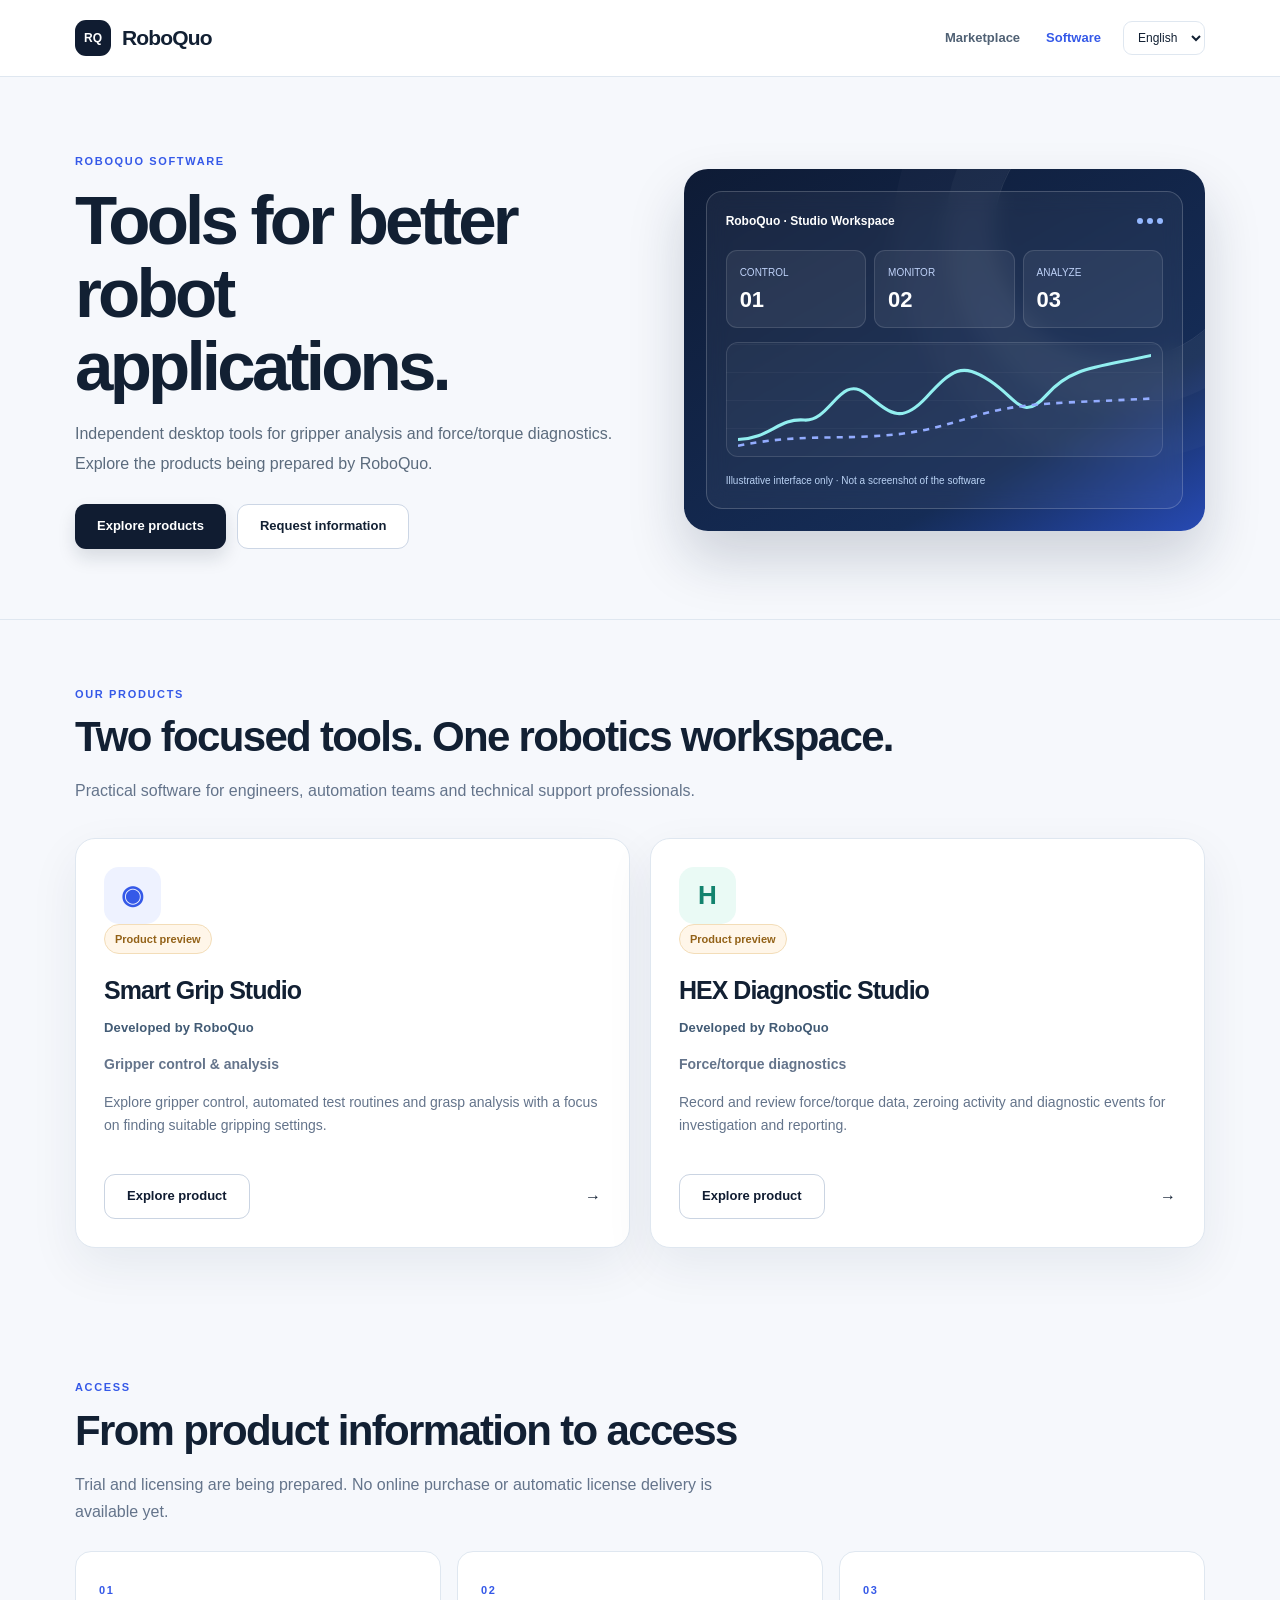
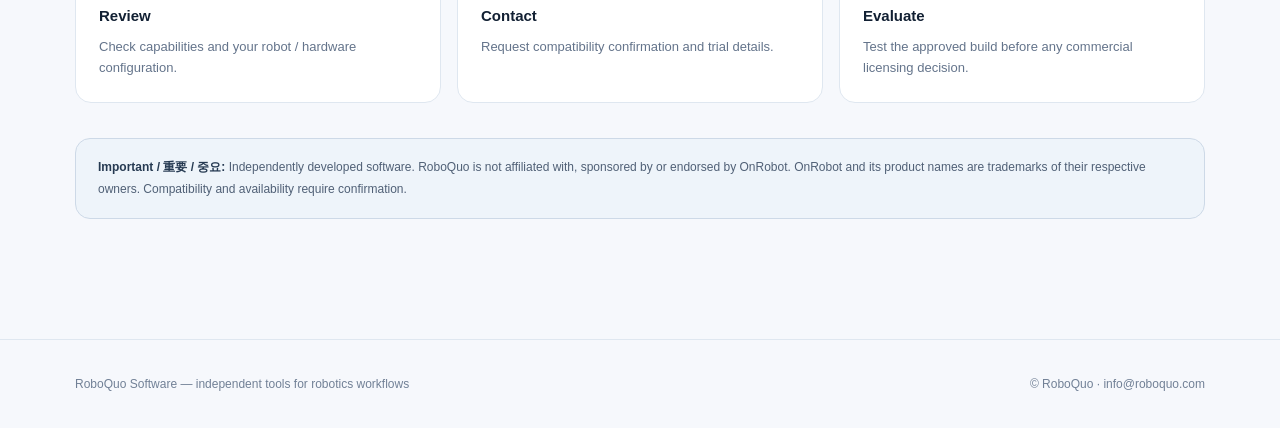
<file: software/index.html>
<!doctype html><html lang="en"><head><meta charset="utf-8"><meta name="viewport" content="width=device-width,initial-scale=1"><meta name="theme-color" content="#101c31"><meta name="robots" content="index,follow,max-image-preview:large"><title>RoboQuo Software | Smart Grip Studio & HEX Diagnostic Studio</title><meta name="description" content="Explore Smart Grip Studio and HEX Diagnostic Studio: independently developed RoboQuo software for compatible OnRobot hardware. Product previews and inquiries."><link rel="canonical" href="https://roboquo.com/software/"><meta property="og:type" content="website"><meta property="og:site_name" content="RoboQuo"><meta property="og:title" content="RoboQuo Software | Smart Grip Studio & HEX Diagnostic Studio"><meta property="og:description" content="Explore Smart Grip Studio and HEX Diagnostic Studio: independently developed RoboQuo software for compatible OnRobot hardware. Product previews and inquiries."><meta property="og:url" content="https://roboquo.com/software/"><link rel="stylesheet" href="/software/site.css"></head><body><header class="site-header"><div class="container topbar"><a class="brand" href="/" aria-label="RoboQuo homepage"><span class="brandmark">RQ</span>RoboQuo</a><nav class="navigation" aria-label="Main"><a href="/#robots" data-i18n="market">Marketplace</a><a href="/software/" data-site-link class="active" data-i18n="software">Software</a></nav><select class="lang-picker" data-language aria-label="Language"><option value="en">English</option><option value="ja">日本語</option><option value="ko">한국어</option></select></div></header><main><div class="container"><section class="hero"><div><div class="eyebrow" data-i18n="homeEyebrow">ROBOQUO SOFTWARE</div><h1 data-i18n="homeTitle">Tools for better robot applications.</h1><p class="lead" data-i18n="homeLead">Independent desktop tools for gripper analysis and force/torque diagnostics. Explore the products being prepared by RoboQuo.</p><div class="actions"><a class="button primary" href="#products" data-i18n="viewProducts">Explore products</a><a class="button light" href="mailto:info@roboquo.com?subject=RoboQuo%20Software%20Inquiry" data-i18n="inquire">Request information</a></div></div><div class="hero-visual" aria-label="Concept software interface"><div class="window"><div class="window-head"><span>RoboQuo · Studio Workspace</span><span class="dots"><i></i><i></i><i></i></span></div><div class="soft-metrics"><div class="metric"><small>CONTROL</small><b>01</b></div><div class="metric"><small>MONITOR</small><b>02</b></div><div class="metric"><small>ANALYZE</small><b>03</b></div></div><div class="chart-box"><svg viewBox="0 0 400 110" preserveAspectRatio="none" aria-hidden="true"><path d="M0,94 C31,93 39,73 64,75 S99,30 123,49 S157,80 182,53 S216,18 244,37 S275,77 299,50 S347,24 400,12" fill="none" stroke="#92eff0" stroke-width="3" stroke-linecap="round"/><path d="M0,100 C50,90 83,93 125,91 S184,85 230,71 S310,59 400,54" fill="none" stroke="#93acff" stroke-width="2.5" stroke-dasharray="6 6"/></svg></div><div class="visual-note" data-i18n="visualNote">Illustrative interface only · Not a screenshot of the software</div></div></div></section></div><div class="line"></div><section class="section container" id="products"><div class="eyebrow">OUR PRODUCTS</div><h2 data-i18n="homeSubtitle">Two focused tools. One robotics workspace.</h2><p class="intro" data-i18n="homeSublead">Practical software for engineers, automation teams and technical support professionals.</p><div class="cards"><article class="product-card"><div class="iconbox" aria-hidden="true">◉</div><div><span class="pill preview" data-i18n="preview">Product preview</span><h3>Smart Grip Studio</h3><div class="byline" data-i18n="developed">Developed by RoboQuo</div><p><b data-i18n="smartTag">Gripper control &amp; analysis</b></p><p data-i18n="smartCard">Explore gripper control, automated test routines and grasp analysis with a focus on finding suitable gripping settings.</p></div><div class="card-footer"><a class="button outline" data-site-link href="/software/smart-grip-studio/" data-i18n="learn">Explore product</a><span aria-hidden="true">→</span></div></article><article class="product-card"><div class="iconbox hex" aria-hidden="true">H</div><div><span class="pill preview" data-i18n="preview">Product preview</span><h3>HEX Diagnostic Studio</h3><div class="byline" data-i18n="developed">Developed by RoboQuo</div><p><b data-i18n="hexTag">Force/torque diagnostics</b></p><p data-i18n="hexCard">Record and review force/torque data, zeroing activity and diagnostic events for investigation and reporting.</p></div><div class="card-footer"><a class="button outline" data-site-link href="/software/hex-diagnostic-studio/" data-i18n="learn">Explore product</a><span aria-hidden="true">→</span></div></article></div></section><section class="section container"><div class="eyebrow">ACCESS</div><h2 data-i18n="processTitle">From product information to access</h2><p class="intro" data-i18n="processLead">Trial and licensing are being prepared. No online purchase or automatic license delivery is available yet.</p><div class="steps"><div class="step"><span class="eyebrow">01</span><b data-i18n="step1">Review</b><small data-i18n="step1d">Check capabilities and your robot / hardware configuration.</small></div><div class="step"><span class="eyebrow">02</span><b data-i18n="step2">Contact</b><small data-i18n="step2d">Request compatibility confirmation and trial details.</small></div><div class="step"><span class="eyebrow">03</span><b data-i18n="step3">Evaluate</b><small data-i18n="step3d">Test the approved build before any commercial licensing decision.</small></div></div><aside class="notice" aria-label="Independence and compatibility"><strong>Important / 重要 / 중요:</strong> <span data-i18n="independence">Independently developed software. RoboQuo is not affiliated with, sponsored by or endorsed by OnRobot. OnRobot and its product names are trademarks of their respective owners. Compatibility and availability require confirmation.</span></aside></section></main><footer class="foot"><div class="container foot-inner"><span data-i18n="footer">RoboQuo Software — independent tools for robotics workflows</span><span>© RoboQuo · <a href="mailto:info@roboquo.com">info@roboquo.com</a></span></div></footer><script defer src="/software/site.js"></script></body></html>
</file>
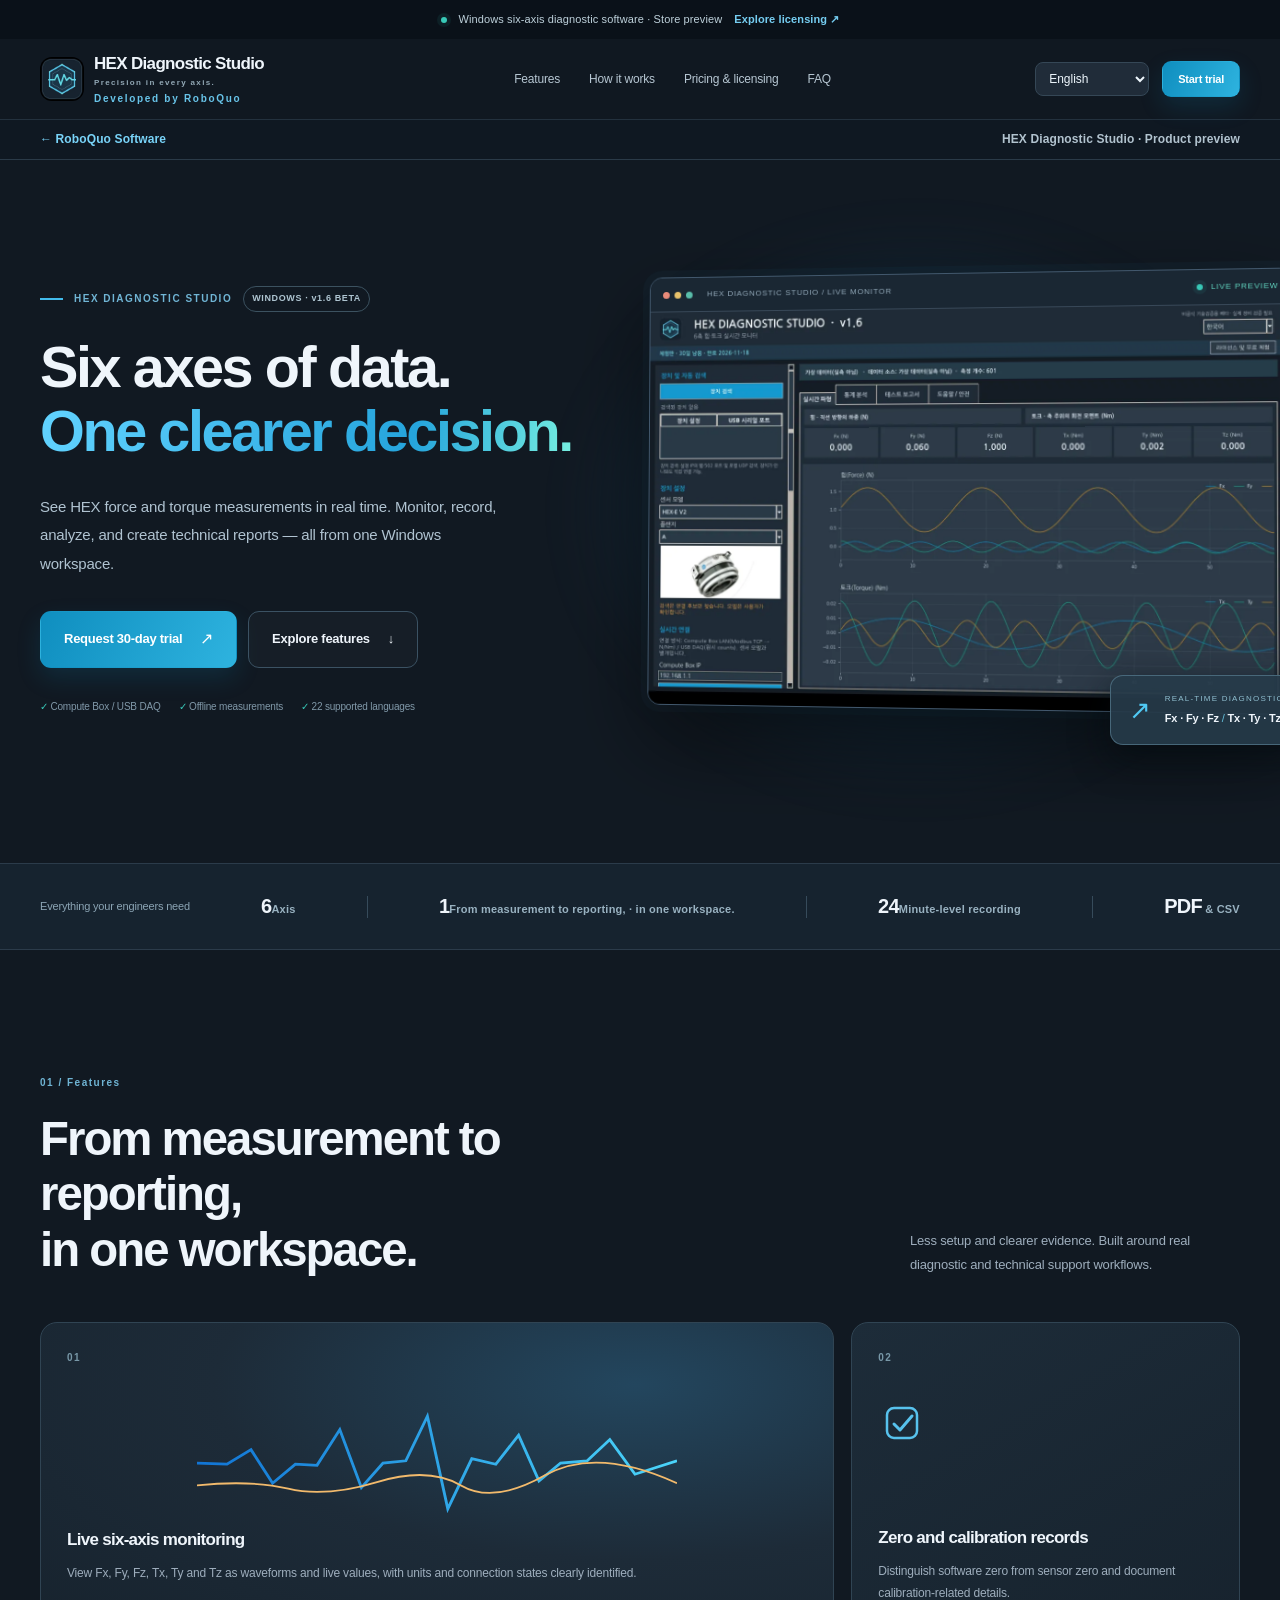
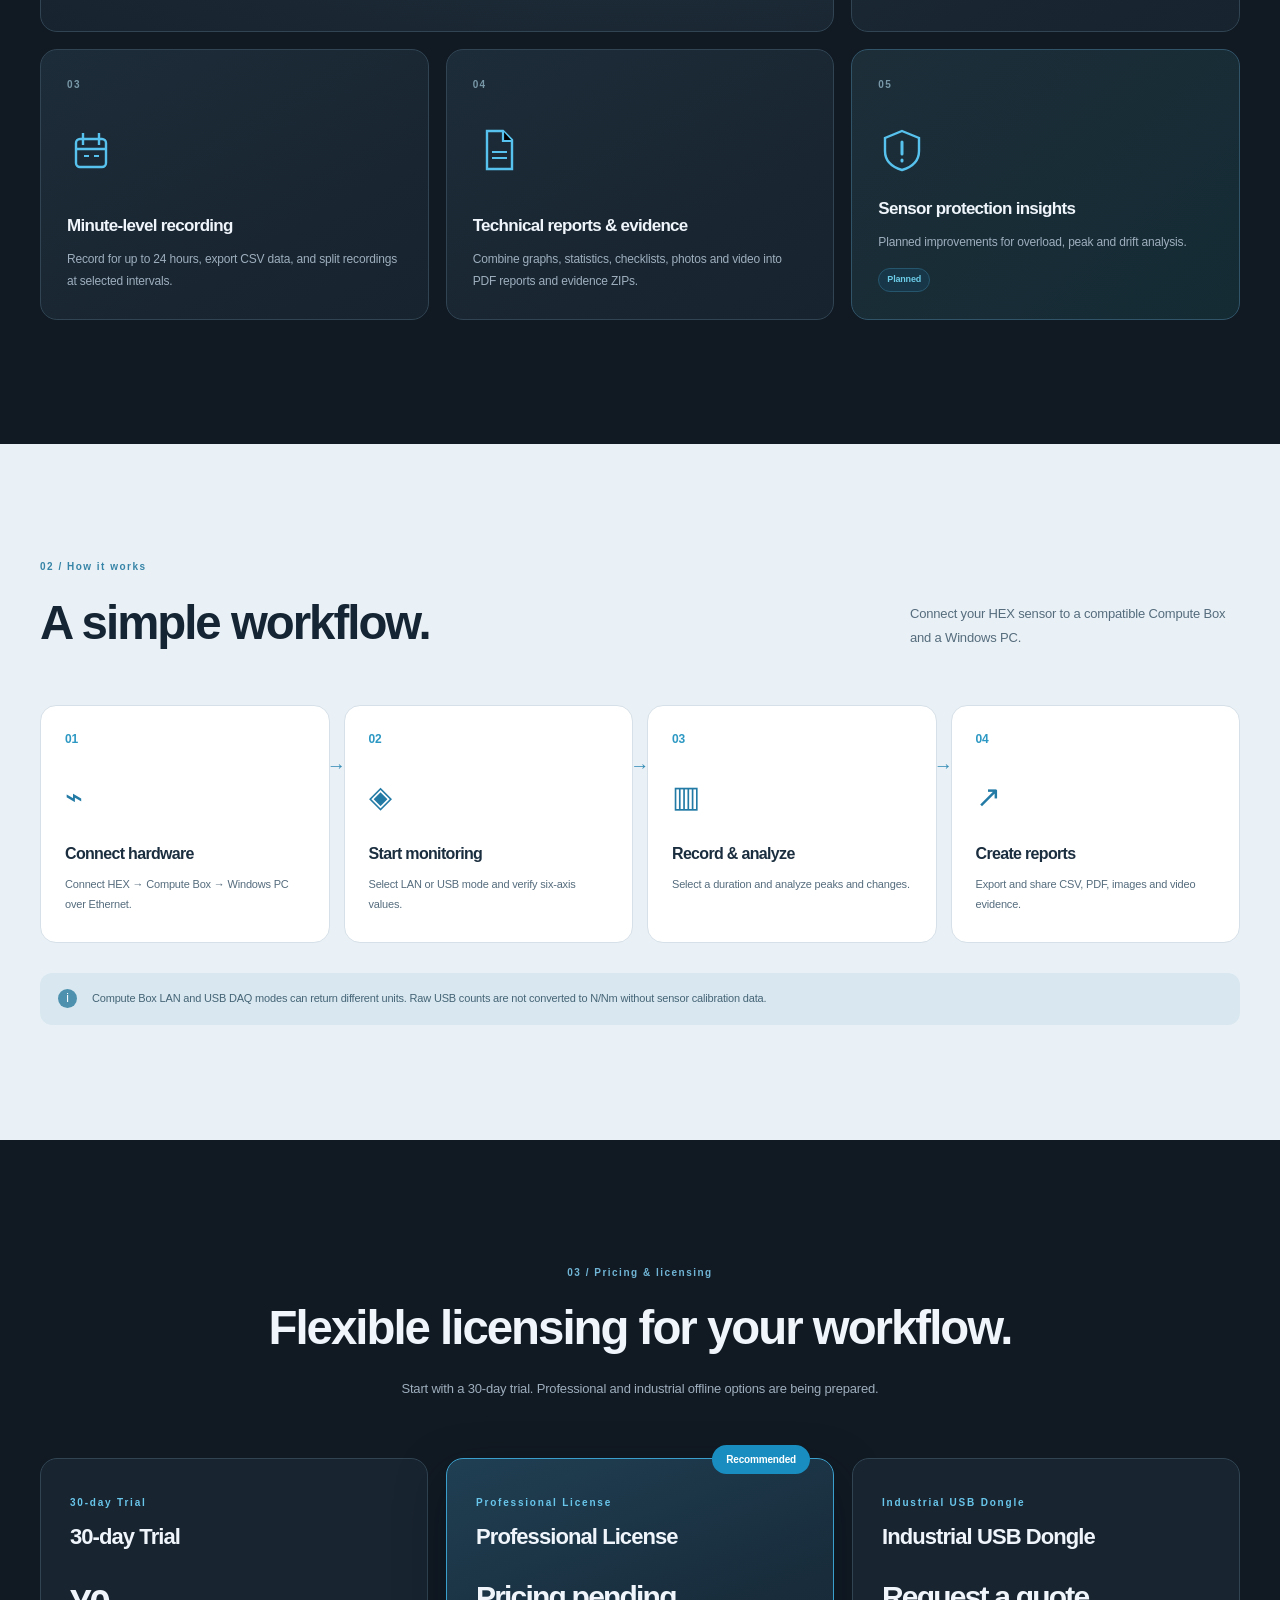
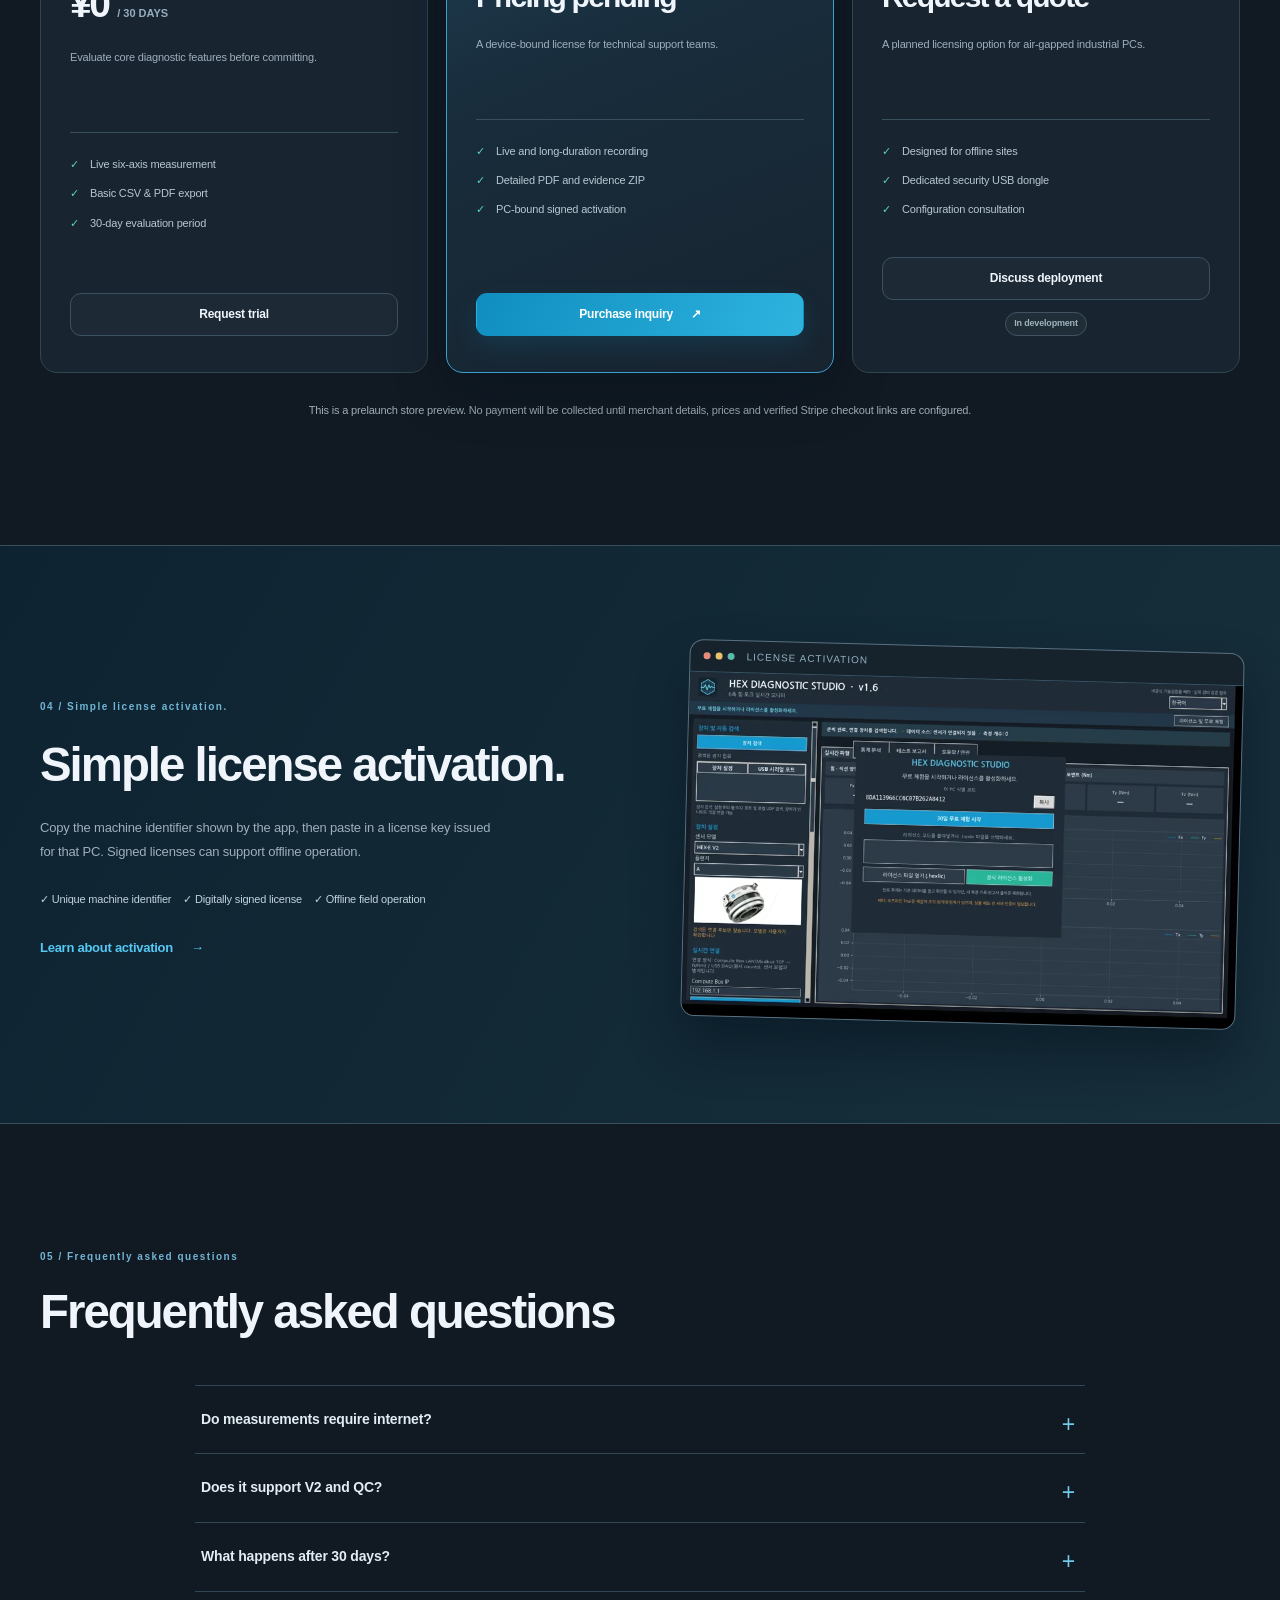
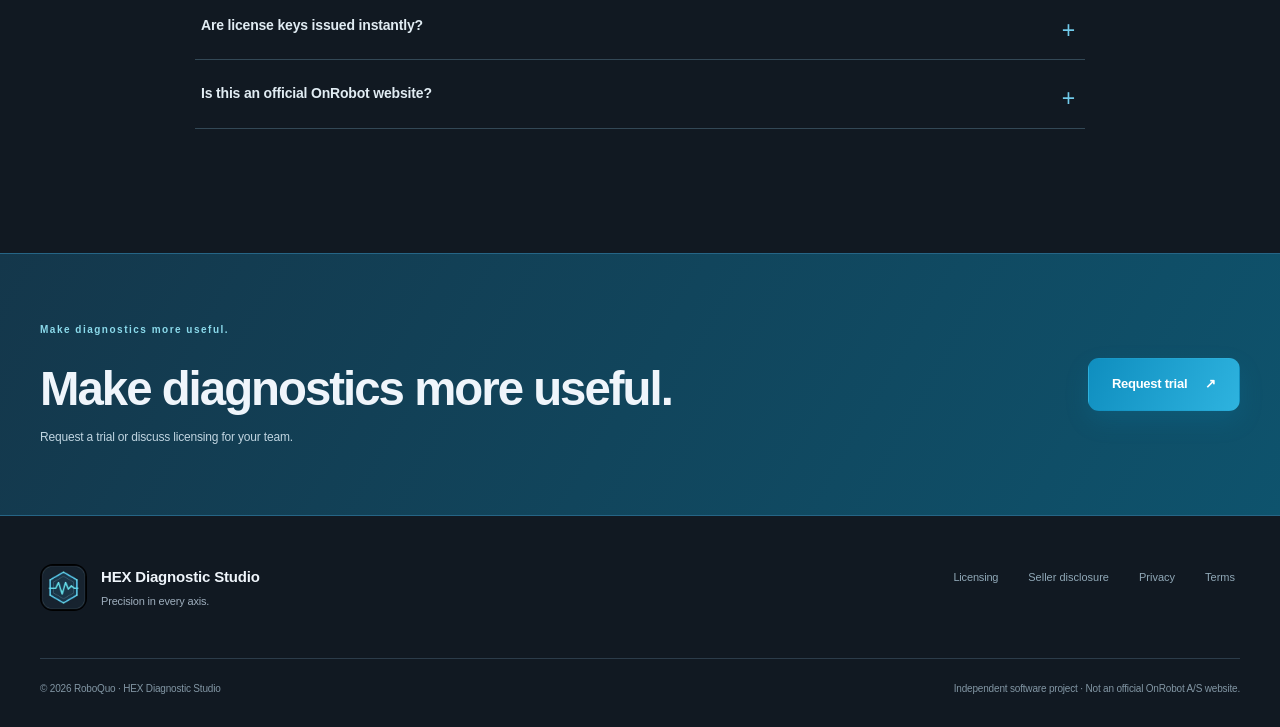
<file: software/hex-diagnostic-studio/index.html>
<!doctype html>


<html lang="en">
<head>
<meta charset="utf-8"/>
<meta content="width=device-width, initial-scale=1" name="viewport"/>
<meta content="#111922" name="theme-color"/>
<meta content="HEX Diagnostic Studio — 6-axis force &amp; torque monitoring, recording, and diagnostic reports for Windows. Trial and license information." name="description"/>
<title>HEX Diagnostic Studio | Developed by RoboQuo</title>
<link rel="canonical" href="https://roboquo.com/software/hex-diagnostic-studio/"/>
<meta name="robots" content="index,follow,max-image-preview:large"/>
<meta property="og:type" content="website"/>
<meta property="og:site_name" content="RoboQuo"/>
<meta property="og:title" content="HEX Diagnostic Studio — Developed by RoboQuo"/>
<meta property="og:description" content="Six-axis force and torque monitoring, diagnostic recording, reports and licensing preview. Independently developed by RoboQuo for compatible hardware."/>
<meta property="og:url" content="https://roboquo.com/software/hex-diagnostic-studio/"/>
<link href="[data-uri]" rel="icon" type="image/webp"/>
<style>:root{--bg:#111922;--ink:#eff5fb;--muted:#9eaebd;--subtle:#687887;--card:#1a2531;--surface:#151f2a;--line:#2a3a48;--blue:#1b9bd1;--blue-hi:#49c2f2;--mint:#38c8b7;--amber:#f4b56f;--font:-apple-system,BlinkMacSystemFont,'Yu Gothic','游ゴシック','Meiryo','メイリオ','Malgun Gothic','Segoe UI',sans-serif;--wrap:1200px}
*{box-sizing:border-box}html{scroll-behavior:smooth;scroll-padding-top:88px}body{margin:0;background:var(--bg);font-family:var(--font);color:var(--ink);font-size:15px;line-height:1.55;letter-spacing:-.012em}body.modal-open{overflow:hidden}button,input,select{font:inherit}button{cursor:pointer}a{color:inherit;text-decoration:none}button:focus-visible,input:focus-visible,select:focus-visible,a:focus-visible,summary:focus-visible{outline:3px solid var(--blue-hi);outline-offset:3px}h1,h2,h3,p{margin-top:0}h1,h2,h3{line-height:1.17;letter-spacing:-.042em}h2{font-size:clamp(32px,3.7vw,53px);font-weight:710}h3{font-size:20px;font-weight:680}p{color:var(--muted)}[hidden]{display:none!important}.sr-only{position:absolute;width:1px;height:1px;overflow:hidden;clip:rect(0,0,0,0);white-space:nowrap}.section-wrap{width:min(var(--wrap),calc(100% - 72px));margin-inline:auto}.announcement{min-height:39px;background:#0a1119;color:#bed1db;display:flex;justify-content:center;align-items:center;gap:12px;font-size:11px;letter-spacing:.01em;padding:7px 12px}.announcement a{color:#75cdf1;font-weight:700}.announcement a:hover{text-decoration:underline}.live-dot,.window-status i{width:6px;height:6px;border-radius:50%;background:var(--mint);display:inline-block;box-shadow:0 0 0 4px rgba(56,200,183,.08)}.topbar{height:81px;padding:0 max(36px,calc((100vw - var(--wrap))/2));display:flex;align-items:center;gap:40px;background:rgba(17,25,34,.89);border-bottom:1px solid #23313e;backdrop-filter:blur(20px);position:sticky;top:0;z-index:10}.brand{display:inline-flex;align-items:center;gap:10px;white-space:nowrap;min-width:270px}.brand img{width:44px;height:44px;border-radius:12px}.brand span{font-size:17px;line-height:1.15;font-weight:650;letter-spacing:-.04em}.brand span strong{font-weight:720}.brand small{display:block;font-size:8px;letter-spacing:.17em;color:#93a9b6;margin-top:5px;font-weight:650}.nav-links{display:flex;gap:29px;margin:auto}.nav-links a{font-size:12px;color:#b7c7d3;transition:color .2s;white-space:nowrap}.nav-links a:hover{color:var(--ink)}.header-actions{display:flex;align-items:center;gap:13px}.header-actions select{border:1px solid #354756;background:#202c39;color:#edf6fc;padding:8px 9px;font-size:11px;border-radius:8px;max-width:110px}.button{appearance:none;border:1px solid transparent;display:inline-flex;gap:18px;justify-content:center;align-items:center;border-radius:11px;font-weight:720;letter-spacing:-.02em;font-size:13px;padding:13px 18px;transition:transform .18s,filter .18s,background .18s;white-space:nowrap;line-height:1.3}.button:hover{transform:translateY(-2px);filter:brightness(1.11)}.button:active{transform:translateY(0)}.button-primary{background:linear-gradient(116deg,#0f8ebf,#2eb3df);box-shadow:0 10px 24px rgba(15,142,191,.16);color:white}.button-outline{background:rgba(255,255,255,.025);border-color:#3b5263;color:var(--ink)}.button-outline:hover{background:rgba(255,255,255,.075)}.button-quiet{border:0;background:none;color:#55c8f5;padding-left:0}.button-small{padding:10px 15px;border-radius:9px;font-size:11px}.button-large{padding:17px 23px;font-size:13px}.button .arr{font-size:16px;font-weight:400}.full{width:100%}.hero{min-height:690px;display:grid;grid-template-columns:45% 55%;align-items:center;gap:20px;padding-top:87px;padding-bottom:110px}.hero-copy{position:relative;z-index:2}.eyebrow{display:flex;align-items:center;gap:11px;font-size:10px;color:#70b5d5;font-weight:800;letter-spacing:.15em;margin-bottom:23px;white-space:normal}.eyebrow-line{display:inline-block;width:23px;height:2px;background:#42bbeb}.pill{border:1px solid #3c5260;border-radius:999px;padding:5px 8px;font-size:9px;color:#afc5d1;letter-spacing:.07em}.hero h1{font-size:clamp(43px,4.5vw,69px);font-weight:760;line-height:1.12;margin-bottom:29px;word-break:keep-all}.hero h1 em{font-style:normal;background:linear-gradient(100deg,#62d3ff,#25a4dc 70%,#77f0e0);color:transparent;background-clip:text;-webkit-background-clip:text}.hero-description{font-size:15px;max-width:475px;line-height:1.9;margin-bottom:33px;color:#b0c3d1}.hero-buttons{display:flex;gap:11px;flex-wrap:wrap}.hero-points{display:flex;flex-wrap:wrap;gap:11px 18px;font-size:10px;color:#8199a9;margin-top:31px}.hero-points span{white-space:nowrap}.hero-points>span::first-letter{color:var(--mint)}.hero-visual{min-width:0;position:relative;padding:25px 0 45px 13px;transform:translateX(27px)}.visual-aura{position:absolute;inset:-50px -12px -70px -90px;z-index:0;background:radial-gradient(ellipse,#114d72 0%,#123147 32%,transparent 65%);filter:blur(20px);opacity:.7;pointer-events:none}.app-window{position:relative;z-index:1;border:1px solid #42586d;border-radius:13px;overflow:hidden;background:#17222d;box-shadow:0 35px 90px rgba(0,0,0,.55),0 0 0 7px rgba(76,157,200,.045);transform:perspective(1200px) rotateY(-5deg) rotateX(1deg);transform-origin:center;transition:transform .4s}.app-window:hover{transform:perspective(1200px) rotateY(-1deg)}.app-window img{display:block;width:100%;height:auto}.window-top{height:35px;display:flex;align-items:center;gap:15px;padding:0 13px;background:#1a2733;border-bottom:1px solid #384858;color:#91a7b7;font-size:8px;letter-spacing:.09em}.window-dots{display:inline-flex;gap:5px}.window-dots span{width:7px;height:7px;background:#60788b;border-radius:50%}.window-dots span:first-child{background:#e98b7a}.window-dots span:nth-child(2){background:#e8c26b}.window-dots span:nth-child(3){background:#59bdaa}.window-status{margin-left:auto;white-space:nowrap;color:#61d4bf;display:flex;align-items:center;gap:8px;font-size:8px}.float-metric{position:absolute;z-index:3;bottom:8px;right:-22px;display:flex;align-items:center;gap:14px;background:#263a49ee;border:1px solid #5b8196a6;box-shadow:0 12px 36px #050c11a8;border-radius:13px;padding:14px 18px}.float-icon{font-size:26px;color:#50c9f4;font-weight:300}.float-metric small{font-size:8px;display:block;letter-spacing:.15em;color:#90bfd0}.float-metric strong{font-size:11px;white-space:nowrap}.float-metric b{color:#64bfda;font-weight:400}.proof-band{background:#16232f;border-block:1px solid #2b3b4a}.proof-inner{min-height:85px;display:flex;align-items:center;justify-content:space-between;gap:15px}.proof-inner>span{color:#8ca5b5;font-size:11px}.proof-inner strong{white-space:nowrap;font-size:20px;font-weight:750;letter-spacing:-.04em}.proof-inner strong span{color:#99b2c1;font-size:11px;letter-spacing:.02em}.proof-inner i{height:22px;width:1px;background:#364b5b;flex-shrink:0}.features-section,.pricing-section,.faq-section{padding-top:125px;padding-bottom:124px}.section-head{display:flex;align-items:end;justify-content:space-between;gap:40px;margin-bottom:45px}.section-head .eyebrow{margin-bottom:20px}.section-head h2{max-width:600px;margin:0}.section-head p{max-width:330px;font-size:13px;line-height:1.85;margin:0}.feature-grid{display:grid;grid-template-columns:repeat(3,1fr);gap:17px}.feature-card{background:linear-gradient(150deg,#1d2c39,#17232e);border:1px solid #304453;border-radius:17px;padding:27px 26px;min-height:270px;display:flex;flex-direction:column;position:relative;overflow:hidden}.feature-card:hover{border-color:#4c6c7f}.feature-no{font-size:10px;color:#7898a8;font-weight:750;letter-spacing:.14em}.feature-icon{color:#57c2ed;width:48px;height:48px;margin-top:33px;margin-bottom:auto}.feature-icon svg{width:48px;height:48px}.feature-card h3{font-size:17px;margin-top:25px;margin-bottom:13px}.feature-card p{font-size:12px;line-height:1.8;margin:0}.feature-large{grid-column:span 2;background:radial-gradient(ellipse at 75% 20%,#23465e,#1d2b38 50%,#17232e);min-height:310px}.feature-large .card-graphic{height:145px;width:min(82%,480px);margin:19px auto 0}.wave-graphic svg{width:100%;height:100%}.feature-large h3{margin-top:auto}.feature-accent{background:linear-gradient(140deg,#1d2e39,#142b34);border-color:#315469}.tag{display:inline-block;color:#6ccce8;background:#173647;border:1px solid #26566d;padding:4px 8px;border-radius:999px;font-size:9px;font-weight:700;margin-top:15px;align-self:start}.tag.muted{color:#9fb3bd;background:#202e37;border-color:#415363}.flow-section{padding:115px 0;background:#eaf1f6;color:#172635}.flow-section .eyebrow{color:#3684a7}.flow-section h2{color:#152533}.flow-section p{color:#556c7d}.steps{display:grid;grid-template-columns:repeat(4,1fr);gap:14px;margin-top:55px}.step{position:relative;background:white;border:1px solid #d6e0e8;border-radius:16px;padding:24px;min-height:238px}.step:not(:last-child):after{content:'→';position:absolute;top:45px;right:-17px;z-index:2;color:#388eb7;font-size:19px}.step-number{color:#2c98c3;font-size:12px;font-weight:750}.step-icon{font-size:30px;color:#227aa5;margin:25px 0}.step h3{font-size:16px;margin:0 0 11px;color:#1b2e3f}.step p{font-size:11px;line-height:1.8;margin:0}.compat-note{display:flex;align-items:flex-start;gap:15px;background:#d9e8f0;border-radius:12px;margin-top:30px;padding:16px 18px}.compat-note p{margin:0;font-size:11px;line-height:1.8;color:#456476}.note-i{background:#4d91ae;flex-shrink:0;color:white;border-radius:50%;display:inline-flex;width:19px;height:19px;font-size:12px;align-items:center;justify-content:center}.section-head.center{display:block;text-align:center;margin-bottom:57px}.section-head.center .eyebrow{justify-content:center}.section-head.center h2,.section-head.center p{margin-inline:auto;max-width:800px}.section-head.center p{margin-top:21px;max-width:570px}.price-grid{display:grid;grid-template-columns:repeat(3,minmax(0,1fr));gap:18px;align-items:stretch}.price-card{border:1px solid #304452;border-radius:17px;padding:36px 29px;position:relative;background:#182430;display:flex;flex-direction:column;min-height:482px}.price-card.highlighted{background:linear-gradient(158deg,#203f53,#182c3b 40%,#182430);border-color:#3a9fcc;box-shadow:0 18px 50px #05131f65}.featured-tab{position:absolute;top:-14px;right:23px;background:#198dbf;color:white;border-radius:999px;padding:7px 14px;font-size:10px;font-weight:750}.plan-label{font-size:10px;letter-spacing:.18em;color:#69c6eb;font-weight:800;margin-bottom:14px}.price-card h3{font-size:22px;margin-bottom:24px}.price-value{font-size:39px;font-weight:770;letter-spacing:-.06em;white-space:nowrap}.price-value span{font-size:11px;color:#94aebf;letter-spacing:0}.price-value.coming-price{font-size:30px}.price-sub{font-size:11px;margin:14px 0 22px;line-height:1.8;min-height:58px}.plan-rule{height:1px;background:#38505e;margin:4px 0 23px}.price-card ul{list-style:none;padding:0;margin:0 0 27px}.price-card li{color:#b7c8d2;font-size:11px;margin:0 0 12px;padding-left:20px;position:relative}.price-card li:before{content:'✓';position:absolute;left:0;color:#58d2c0}.price-card .button{margin-top:auto;font-size:12px}.price-card .tag{margin-top:12px;align-self:center}.pricing-disclaimer{font-size:11px;text-align:center;margin:28px 0 0;color:#9fadb7;line-height:1.8}.license-section{background:linear-gradient(120deg,#0e2331,#172f3b);border-block:1px solid #36505e}.license-content{padding-top:100px;padding-bottom:100px;display:grid;grid-template-columns:1fr 1fr;gap:90px;align-items:center}.license-copy h2{margin-bottom:23px}.license-copy>p{font-size:13px;line-height:1.9;max-width:460px}.mini-checks{display:flex;gap:12px;flex-wrap:wrap;margin:26px 0 19px}.mini-checks>span{font-size:11px;color:#c1d4dd;white-space:nowrap}.license-shot{border:1px solid #597081;border-radius:14px;overflow:hidden;background:#16232c;box-shadow:0 28px 50px #010d176b;transform:rotate(1.5deg)}.license-shot img{display:block;width:100%}.license-window-title{height:32px;border-bottom:1px solid #385466;display:flex;align-items:center;gap:12px;padding:0 13px;color:#93b0c2;font-size:10px;letter-spacing:.1em}.faq-items{max-width:890px;margin:auto;border-top:1px solid #334856}.faq-items details{border-bottom:1px solid #334856}.faq-items summary{padding:23px 35px 23px 6px;cursor:pointer;color:#e1ecf3;font-size:14px;font-weight:600;position:relative;list-style:none}.faq-items summary::-webkit-details-marker{display:none}.faq-items summary:after{content:'+';position:absolute;right:10px;top:21px;color:#71cbeb;font-size:23px;font-weight:300}.faq-items details[open] summary:after{content:'−'}.faq-items details p{font-size:12px;line-height:1.9;padding:0 30px 20px 6px;max-width:770px;margin:0}.bottom-cta{background:linear-gradient(120deg,#14374b,#0e536d);border-block:1px solid #266586}.bottom-inner{padding-block:68px;display:flex;align-items:center;justify-content:space-between;gap:25px}.bottom-inner .eyebrow{color:#8bdaeb}.bottom-inner h2{margin:0 0 12px}.bottom-inner p{margin:0;font-size:12px;color:#c0d5e1}.footer{padding-top:48px;padding-bottom:31px}.footer-main{display:flex;justify-content:space-between;align-items:start;gap:24px;padding-bottom:47px}.footer-brand{display:flex;align-items:center;gap:14px}.footer-brand img{width:47px;height:47px;border-radius:13px}.footer-brand strong{font-size:15px}.footer-brand p{font-size:11px;margin:5px 0 0}.footer-links{display:flex;gap:20px;flex-wrap:wrap;max-width:600px;justify-content:flex-end}.footer-links a,.footer-links button{color:#90a8b7;font-size:11px;border:0;background:none;padding:5px;cursor:pointer}.footer-links button:hover,.footer-links a:hover{color:white}.footer-bottom{border-top:1px solid #2c3c4a;padding-top:22px;display:flex;justify-content:space-between;gap:18px;color:#8296a4;font-size:10px}.modal-shell{position:fixed;z-index:100;inset:0;display:grid;place-items:center;padding:20px;overflow-y:auto}.modal-backdrop{position:absolute;inset:0;background:#040c13df;backdrop-filter:blur(12px)}.modal-card{position:relative;z-index:2;width:min(540px,100%);max-height:calc(100vh - 40px);overflow-y:auto;background:linear-gradient(180deg,#202e3b,#17232e);border:1px solid #507083;border-radius:19px;box-shadow:0 24px 90px #0009;padding:34px}.close-modal{position:absolute;top:19px;right:18px;background:#304451;color:#dcebf3;width:32px;height:32px;display:grid;place-items:center;font-size:23px;border:0;border-radius:9px}.modal-eyebrow{font-size:10px;letter-spacing:.16em;color:#61c4e7;font-weight:800;margin-bottom:10px}.modal-card h2{font-size:29px;margin:0 0 13px}.modal-card .modal-intro{font-size:12px;margin-bottom:20px;line-height:1.8}.modal-card form{display:flex;flex-direction:column}.modal-card label:not(.checkline){color:#d5e5ec;font-size:11px;font-weight:700;margin-bottom:8px;margin-top:14px}.modal-card input:not([type=checkbox]),.modal-card select{width:100%;border:1px solid #466171;background:#111b24;border-radius:10px;padding:12px 13px;color:#edf6fa;font-size:13px;outline:none}.modal-card input:focus,.modal-card select:focus{border-color:#48bbe9}.form-help{font-size:10px;color:#879eac;margin-top:7px;line-height:1.7}.checkline{display:flex;gap:10px;align-items:flex-start;color:#a6bbc8;font-size:11px;margin:20px 0}.checkline input{margin-top:2px;accent-color:#1b9bd1}.form-message{font-size:11px;color:#ffce98;min-height:14px;margin:0 0 7px}.secondary-modal-action{margin-top:8px}.order-result{background:#132b3a;border:1px solid #375b6e;border-radius:11px;padding:15px;margin-top:15px}.order-result strong{font-size:12px}.order-result p{font-size:11px;white-space:pre-wrap;overflow-wrap:anywhere;margin:10px 0}.order-result .button{font-size:11px}.order-result a{display:block;text-align:center;margin-top:11px;color:#8dd6f3;text-decoration:underline;font-size:11px}.modal-footnote{font-size:10px;line-height:1.8;margin:17px 0 0;color:#87a0af}.doc-card{width:min(650px,100%)}.doc-card #docContent{color:#b9ccd6;font-size:12px;line-height:1.9}.doc-card #docContent p{margin-bottom:11px}.doc-card #docContent strong{color:#f4f8fa}.doc-card #docContent a{color:#6ccced;text-decoration:underline}
@media(max-width:1100px){.topbar{padding-inline:30px;gap:25px}.nav-links{gap:15px}.brand{min-width:230px}.section-wrap{width:calc(100% - 60px)}.hero h1{font-size:51px}.hero-visual{transform:translateX(5px)}.float-metric{right:-2px}.price-card{padding:30px 20px}.license-content{gap:38px}}
@media(max-width:850px){.nav-links{display:none}.topbar{justify-content:space-between}.brand{min-width:0}.hero{grid-template-columns:1fr;padding-top:76px;padding-bottom:80px;min-height:0;gap:42px}.hero h1{font-size:clamp(44px,8vw,66px)}.hero-copy{max-width:670px}.hero-visual{max-width:700px;margin:auto;transform:none;padding-inline:0}.float-metric{right:5px}.proof-inner{flex-wrap:wrap;justify-content:center;padding-block:15px;min-height:70px}.proof-inner>span{flex:0 0 100%;text-align:center}.feature-grid{grid-template-columns:repeat(2,1fr)}.price-grid{grid-template-columns:1fr;max-width:620px;margin:auto}.price-card{min-height:0;padding:28px}.price-sub{min-height:0}.steps{grid-template-columns:repeat(2,1fr)}.step:nth-child(2):after{display:none}.license-content{grid-template-columns:1fr}.license-shot{max-width:680px}.footer-main{flex-direction:column}.footer-links{justify-content:flex-start}}
@media(max-width:560px){.section-wrap{width:calc(100% - 38px)}.topbar{height:67px;padding-inline:17px}.brand img{width:36px;height:36px}.brand span{font-size:14px}.brand small{font-size:6px}.header-actions{gap:8px}.header-actions select{font-size:10px;width:89px}.header-actions .button{display:none}.announcement{font-size:9px;gap:7px}.announcement a{white-space:nowrap}.hero{padding-top:54px;padding-bottom:57px}.hero h1{font-size:42px}.hero-description{font-size:13px;line-height:1.8}.hero-buttons{display:grid}.hero-points{font-size:9px;gap:6px 12px;margin-top:23px}.hero-visual{padding-bottom:37px}.float-metric{right:0;bottom:0;padding:10px;gap:8px}.float-metric strong{font-size:9px}.float-metric small{font-size:7px}.window-top{height:25px;font-size:6px;padding-inline:7px;gap:8px}.window-status{display:none}.proof-inner strong{font-size:17px}.proof-inner strong span{font-size:9px}.features-section,.pricing-section,.faq-section{padding-top:80px;padding-bottom:80px}.section-head{display:block}.section-head h2{font-size:34px}.section-head p{margin-top:18px}.feature-grid{grid-template-columns:1fr}.feature-large{grid-column:span 1}.feature-card{min-height:225px}.feature-large .card-graphic{height:125px}.flow-section{padding-block:75px}.steps{grid-template-columns:1fr}.step{min-height:0}.step:after{display:none}.license-content{padding-block:65px}.bottom-inner{padding-block:57px;display:block}.bottom-inner .button{margin-top:25px}.footer-bottom{display:block}.footer-bottom span{display:block;margin-bottom:10px}.modal-card{padding:26px 19px}.modal-shell{padding:10px}.modal-card h2{font-size:24px}}
@media(prefers-reduced-motion:reduce){*,*:before,*:after{scroll-behavior:auto!important;animation:none!important;transition:none!important}}

/* Sole proprietor status: visible on all locales, clearly prelaunch */
.seller-entity-note{margin:30px auto 4px; padding:12px 18px; max-width:650px; text-align:center; border-radius:12px; border:1px solid #325e78; background:rgba(14,79,116,.12); color:#c4e0ef; font-size:13px;}

/* Individual font families: Japanese uses Japanese glyphs, never Chinese CJK fallback. */
html:lang(ja){--font:'Yu Gothic','游ゴシック','Meiryo','メイリオ',sans-serif}
html:lang(ko){--font:'Malgun Gothic','맑은 고딕','Apple SD Gothic Neo',sans-serif}
html:lang(zh-CN){--font:'Microsoft YaHei','Noto Sans CJK SC',sans-serif}
html:lang(zh-TW){--font:'Microsoft JhengHei','Noto Sans CJK TC',sans-serif}
html:lang(th){--font:'Leelawadee UI','Noto Sans Thai',sans-serif}
.header-actions select{max-width:175px;min-width:114px;font-size:12px}
@media(max-width:650px){.header-actions select{max-width:125px;min-width:94px}}
</style>


<style>
/* RoboQuo integration retains the original 22-language HEX storefront design. */
.rq-backbar{display:flex;justify-content:space-between;align-items:center;gap:14px;padding:10px max(20px,calc((100vw - 1200px)/2));background:#0f1822;border-bottom:1px solid #2a3a48;font-size:12px;font-weight:750;letter-spacing:.01em}
.rq-backbar a{color:#79d4f9;text-decoration:none}.rq-backbar a:hover{text-decoration:underline}.rq-backbar span{color:#b2c3cf}
.rq-studio-credit{display:block!important;color:#68c4e9!important;font-weight:800!important;letter-spacing:.025em;font-size:10px!important;margin-top:2px}
.seller-entity-note{display:none!important}
@media(max-width:600px){.rq-backbar{padding:9px 16px;flex-wrap:wrap;gap:3px}.rq-backbar span{font-size:10px}}
</style></head>
<body>
<div class="announcement"><span class="live-dot"></span><span data-i18n="banner">Windows six-axis diagnostic software · Store preview</span><a data-i18n="bannerLink" href="#pricing">Explore licensing ↗</a></div>
<header class="topbar" id="top">
<a aria-label="HEX Diagnostic Studio home" class="brand" href="#top"><img alt="" src="[data-uri]"/><span>HEX <strong>Diagnostic Studio</strong><small data-i18n="footerTag">Precision in every axis.</small><small class="rq-studio-credit">Developed by RoboQuo</small></span></a>
<nav aria-label="Main navigation" class="nav-links"><a data-i18n="navFeatures" href="#features">Features</a><a data-i18n="navHow" href="#workflow">How it works</a><a data-i18n="navPricing" href="#pricing">Pricing &amp; licensing</a><a data-i18n="navFaq" href="#faq">FAQ</a></nav>
<div class="header-actions"><label class="sr-only" for="language">Select language</label><select aria-label="Language" id="language"><option selected="selected" value="en">English</option><option value="ja">日本語</option><option value="ko">한국어</option><option value="zh_CN">简体中文</option><option value="zh_TW">繁體中文</option><option value="cs">Čeština</option><option value="da">Dansk</option><option value="nl">Nederlands</option><option value="fi">Suomi</option><option value="fr">Français</option><option value="de">Deutsch</option><option value="hu">Magyar</option><option value="it">Italiano</option><option value="no">Norsk</option><option value="pl">Polski</option><option value="pt">Português</option><option value="ro">Română</option><option value="es">Español</option><option value="sv">Svenska</option><option value="th">ภาษาไทย</option><option value="tr">Türkçe</option><option value="vi">Tiếng Việt</option></select><button class="button button-primary button-small" data-i18n="navTrial" data-plan="trial">Start trial</button></div>
</header>
<div class="rq-backbar" role="navigation" aria-label="RoboQuo Software"><a href="/software/">← RoboQuo Software</a><span>HEX Diagnostic Studio · Product preview</span></div>
<main>
<section aria-labelledby="heroTitle" class="hero section-wrap">
<div class="hero-copy">
<div class="eyebrow"><span class="eyebrow-line"></span> HEX DIAGNOSTIC STUDIO <span class="pill version">WINDOWS · v1.6 BETA</span></div>
<h1 id="heroTitle"><span data-i18n="heroLine1">Six axes of data.</span><br/><em data-i18n="heroLine2">One clearer decision.</em></h1>
<p class="hero-description" data-i18n="heroDesc">See HEX force and torque measurements in real time. Monitor, record, analyze, and create technical reports — all from one Windows workspace.</p>
<div class="hero-buttons"><button class="button button-primary button-large" data-plan="trial"><span data-i18n="heroTrial">Request 30-day trial</span><span class="arr">↗</span></button><a class="button button-outline button-large" href="#features"><span data-i18n="heroFeatures">Explore features</span><span aria-hidden="true">↓</span></a></div>
<div class="hero-points"><span>✓ <span data-i18n="heroPoint1">Compute Box / USB DAQ</span></span><span>✓ <span data-i18n="heroPoint2">Offline measurements</span></span><span>✓ <span data-i18n="heroPoint3">22 supported languages</span></span></div>
</div>
<div class="hero-visual"><div class="visual-aura"></div><div class="app-window"><div class="window-top"><div class="window-dots"><span></span><span></span><span></span></div><span>HEX DIAGNOSTIC STUDIO / LIVE MONITOR</span><span class="window-status"><i></i> LIVE PREVIEW</span></div><img alt="HEX Diagnostic Studio v1.6 dark UI desktop dashboard with six axis live waveform graphs" loading="eager" src="[data-uri]"/></div><div class="float-metric"><span class="float-icon">↗</span><div><small>REAL-TIME DIAGNOSTICS</small><strong>Fx · Fy · Fz <b>/</b> Tx · Ty · Tz</strong></div></div></div>
</section>
<section class="proof-band"><div class="section-wrap proof-inner"><span data-i18n="bandIntro">Everything your engineers need</span><strong>6<span data-i18n="uiAxes">AXES</span></strong><i></i><strong>1<span data-i18n="uiWorkspace">WORKSPACE</span></strong><i></i><strong>24<span data-i18n="uiRecording">H RECORDING</span></strong><i></i><strong>PDF<span> &amp; CSV</span></strong></div></section>
<section class="features-section section-wrap" id="features"><div class="section-head"><div><div class="eyebrow" data-i18n="sectionFeatures">01 / FEATURES</div><h2 data-i18n="featureTitle" style="white-space:pre-line">From measurement to reporting,
in one workspace.</h2></div><p data-i18n="featureIntro">Less setup and clearer evidence. Built around real diagnostic and technical support workflows.</p></div>
<div class="feature-grid">
<article class="feature-card feature-large"><div class="feature-no">01</div><div aria-hidden="true" class="card-graphic wave-graphic"><svg preserveaspectratio="none" viewbox="0 0 400 130"><defs><lineargradient id="blueLine" x1="0" x2="1"><stop stop-color="#1174d4"></stop><stop offset="1" stop-color="#4bd5fa"></stop></lineargradient></defs><path d="M0 70 L25 71 L45 58 L63 88 L82 71 L100 72 L119 40 L137 92 L155 70 L174 68 L192 28 L209 111 L229 66 L249 71 L268 45 L285 86 L303 70 L325 68 L344 49 L365 80 L400 68" fill="none" stroke="url(#blueLine)" stroke-width="2.4"></path><path d="M0 90 Q45 85 76 93 T150 87 T220 90 T290 81 T400 88" fill="none" stroke="#f2ba6c" stroke-width="1.6"></path></svg></div><div><h3 data-i18n="feat1Title">Live six-axis monitoring</h3><p data-i18n="feat1Body">View Fx, Fy, Fz, Tx, Ty and Tz as waveforms and live values, with units and connection states clearly identified.</p></div></article>
<article class="feature-card"><div class="feature-no">02</div><div class="feature-icon"><svg viewbox="0 0 48 48"><rect fill="none" height="30" rx="7" stroke="currentColor" stroke-width="2.5" width="30" x="9" y="9"></rect><path d="M16 25l6 6 12-14" fill="none" stroke="currentColor" stroke-linecap="round" stroke-linejoin="round" stroke-width="3"></path></svg></div><h3 data-i18n="feat2Title">Zero and calibration records</h3><p data-i18n="feat2Body">Distinguish software zero from sensor zero and document calibration-related details.</p></article>
<article class="feature-card"><div class="feature-no">03</div><div class="feature-icon"><svg viewbox="0 0 48 48"><rect fill="none" height="28" rx="4" stroke="currentColor" stroke-width="2.4" width="30" x="9" y="13"></rect><path d="M16 7v12M32 7v12M10 23h28" stroke="currentColor" stroke-width="2.4"></path><path d="M17 30h5m5 0h5" stroke="currentColor" stroke-width="2"></path></svg></div><h3 data-i18n="feat3Title">Minute-level recording</h3><p data-i18n="feat3Body">Record for up to 24 hours, export CSV data, and split recordings at selected intervals.</p></article>
<article class="feature-card"><div class="feature-no">04</div><div class="feature-icon"><svg viewbox="0 0 48 48"><path d="M14 5h16l9 9v29H14z" fill="none" stroke="currentColor" stroke-width="2.4"></path><path d="M30 5v10h9M19 26h15M19 32h15" stroke="currentColor" stroke-width="2.2"></path></svg></div><h3 data-i18n="feat4Title">Technical reports &amp; evidence</h3><p data-i18n="feat4Body">Combine graphs, statistics, checklists, photos and video into PDF reports and evidence ZIPs.</p></article>
<article class="feature-card feature-accent"><div class="feature-no">05</div><div class="feature-icon"><svg viewbox="0 0 48 48"><path d="M24 5 41 12v13c0 11-7 16-17 19C14 41 7 36 7 25V12z" fill="none" stroke="currentColor" stroke-width="2.4"></path><path d="M24 16v12m0 6v1" stroke="currentColor" stroke-linecap="round" stroke-width="3"></path></svg></div><h3 data-i18n="feat5Title">Sensor protection insights</h3><p data-i18n="feat5Body">Planned improvements for overload, peak and drift analysis.</p><span class="tag" data-i18n="comingSoon">Planned</span></article>
</div>
</section>
<section class="flow-section" id="workflow"><div class="section-wrap"><div class="section-head"><div><div class="eyebrow" data-i18n="sectionWorkflow">02 / HOW IT WORKS</div><h2 data-i18n="flowTitle">A simple workflow.</h2></div><p data-i18n="flowIntro">Connect your HEX sensor to a compatible Compute Box and a Windows PC.</p></div><div class="steps"><div class="step"><div class="step-number">01</div><div class="step-icon">⌁</div><h3 data-i18n="step1Title">Connect hardware</h3><p data-i18n="step1Body">Connect HEX → Compute Box → Windows PC over Ethernet.</p></div><div class="step"><div class="step-number">02</div><div class="step-icon">◈</div><h3 data-i18n="step2Title">Start monitoring</h3><p data-i18n="step2Body">Select LAN or USB mode and verify six-axis values.</p></div><div class="step"><div class="step-number">03</div><div class="step-icon">▥</div><h3 data-i18n="step3Title">Record &amp; analyze</h3><p data-i18n="step3Body">Select a duration and analyze peaks and changes.</p></div><div class="step"><div class="step-number">04</div><div class="step-icon">↗</div><h3 data-i18n="step4Title">Create reports</h3><p data-i18n="step4Body">Export and share CSV, PDF, images and video evidence.</p></div></div><div class="compat-note"><span class="note-i">i</span><p data-i18n="compatNote">Compute Box LAN and USB DAQ modes can return different units. Raw USB counts are not converted to N/Nm without sensor calibration data.</p></div></div></section>
<section class="pricing-section section-wrap" id="pricing"><div class="section-head center"><div class="eyebrow" data-i18n="sectionPricing">03 / LICENSING</div><h2 data-i18n="pricingTitle">Flexible licensing for your workflow.</h2><p data-i18n="pricingIntro">Start with a 30-day trial. Professional and industrial offline options are being prepared.</p></div><div class="price-grid">
<article class="price-card"><div class="plan-label" data-i18n="uiTrial">TRIAL</div><h3 data-i18n="planTrial">30-day Trial</h3><div class="price-value">¥0 <span>/ 30 DAYS</span></div><p class="price-sub" data-i18n="trialDesc">Evaluate core diagnostic features before committing.</p><div class="plan-rule"></div><ul><li data-i18n="tFeature1">Live six-axis measurement</li><li data-i18n="tFeature2">Basic CSV &amp; PDF export</li><li data-i18n="tFeature3">30-day evaluation period</li></ul><button class="button button-outline full" data-i18n="trialBtn" data-plan="trial">Request trial</button></article>
<article class="price-card highlighted"><div class="featured-tab" data-i18n="recommended">Recommended</div><div class="plan-label" data-i18n="uiPro">PROFESSIONAL</div><h3 data-i18n="planPro">Professional License</h3><div class="price-value coming-price" data-i18n="priceAsk">Pricing pending</div><p class="price-sub" data-i18n="proDesc">A device-bound license for technical support teams.</p><div class="plan-rule"></div><ul><li data-i18n="pFeature1">Live and long-duration recording</li><li data-i18n="pFeature2">Detailed PDF and evidence ZIP</li><li data-i18n="pFeature3">PC-bound signed activation</li></ul><button class="button button-primary full" data-plan="pro"><span data-i18n="proBtn">Purchase inquiry</span><span aria-hidden="true">↗</span></button></article>
<article class="price-card"><div class="plan-label" data-i18n="uiIndustrial">INDUSTRIAL</div><h3 data-i18n="planIndustrial">Industrial USB Dongle</h3><div class="price-value coming-price" data-i18n="priceConsult">Request a quote</div><p class="price-sub" data-i18n="industrialDesc">A planned licensing option for air-gapped industrial PCs.</p><div class="plan-rule"></div><ul><li data-i18n="iFeature1">Designed for offline sites</li><li data-i18n="iFeature2">Dedicated security USB dongle</li><li data-i18n="iFeature3">Configuration consultation</li></ul><button class="button button-outline full" data-i18n="industrialBtn" data-plan="industrial">Discuss deployment</button><span class="tag muted" data-i18n="planned">In development</span></article>
</div><p class="seller-entity-note" data-i18n="sellerTypeNote">Intended seller: Japan-based sole proprietor (merchant details and checkout pending)</p><p class="pricing-disclaimer" data-i18n="pricingNote">This is a prelaunch store preview. No payment will be collected until merchant details, prices and verified Stripe checkout links are configured.</p></section>
<section class="license-section"><div class="section-wrap license-content"><div class="license-copy"><div class="eyebrow" data-i18n="sectionActivation">04 / ACTIVATION</div><h2 data-i18n="licenseTitle">Simple license activation.</h2><p data-i18n="licenseDesc">Copy the machine identifier shown by the app, then paste in a license key issued for that PC. Signed licenses can support offline operation.</p><div class="mini-checks"><span>✓ <span data-i18n="licPoint1">Unique machine identifier</span></span><span>✓ <span data-i18n="licPoint2">Digitally signed license</span></span><span>✓ <span data-i18n="licPoint3">Offline field operation</span></span></div><button class="button button-quiet" data-plan="pro"><span data-i18n="licenseCta">Learn about activation</span> →</button></div><div class="license-shot"><div class="license-window-title"><span class="window-dots"><span></span><span></span><span></span></span> LICENSE ACTIVATION</div><img alt="HEX Diagnostic Studio license activation window" loading="eager" src="[data-uri]"/></div></div></section>
<section class="faq-section section-wrap" id="faq"><div class="section-head"><div><div class="eyebrow" data-i18n="sectionFAQ">05 / FAQ</div><h2 data-i18n="faqTitle">Frequently asked questions</h2></div></div><div class="faq-items"><details><summary data-i18n="faq1Q">Do measurements require internet?</summary><p data-i18n="faq1A">Measurements over a local Ethernet connection to Compute Box do not require the internet. License issuance may use a separate process.</p></details><details><summary data-i18n="faq2Q">Does it support V2 and QC?</summary><p data-i18n="faq2A">The app separates Compute Box LAN and USB DAQ modes. Connections and units vary by device, firmware and configuration, so hardware validation is required.</p></details><details><summary data-i18n="faq3Q">What happens after 30 days?</summary><p data-i18n="faq3A">Existing measurement files are not deleted. New measurements and report generation are restricted after a trial expires.</p></details><details><summary data-i18n="faq4Q">Are license keys issued instantly?</summary><p data-i18n="faq4A">Manual PC-bound license issuance is planned initially. Payments and automatic fulfillment are not connected yet, and final sale terms will be published before launch.</p></details><details><summary data-i18n="faq5Q">Is this an official OnRobot website?</summary><p data-i18n="faq5A">No. This is a prelaunch store for an independent HEX diagnostics software project. It is not an official OnRobot A/S sales website.</p></details></div></section>
<section class="bottom-cta"><div class="section-wrap bottom-inner"><div><div class="eyebrow" data-i18n="sectionNext">READY FOR THE NEXT STEP?</div><h2 data-i18n="bottomTitle">Make diagnostics more useful.</h2><p data-i18n="bottomDesc">Request a trial or discuss licensing for your team.</p></div><button class="button button-primary button-large" data-plan="trial"><span data-i18n="bottomBtn">Request trial</span> ↗</button></div></section>
</main>
<footer class="footer section-wrap"><div class="footer-main"><div class="footer-brand"><img alt="" src="[data-uri]"/><div><strong>HEX Diagnostic Studio</strong><p data-i18n="footerTag">Precision in every axis.</p></div></div><div class="footer-links"><a data-i18n="footerLicense" href="#pricing">Licensing</a><button data-doc="legal" data-i18n="footerLegal" type="button">Seller disclosure</button><button data-doc="privacy" data-i18n="footerPrivacy" type="button">Privacy</button><button data-doc="terms" data-i18n="footerTerms" type="button">Terms</button></div></div><div class="footer-bottom"><span>© 2026 RoboQuo · HEX Diagnostic Studio</span><span data-i18n="footerIndependent">Independent software project · Not an official OnRobot A/S website.</span></div></footer>
<div class="modal-shell" hidden="" id="modal"><div class="modal-backdrop" data-close=""></div><section aria-labelledby="modalTitle" aria-modal="true" class="modal-card" role="dialog" tabindex="-1"><button aria-label="Close" class="close-modal" data-close="" data-i18n-aria="uiClose">×</button><div class="modal-eyebrow" id="modalKind">LICENSE REQUEST</div><h2 data-i18n="modalTitle" id="modalTitle">License request</h2><p class="modal-intro" data-i18n="modalIntro" id="modalIntro">Select your plan and provide the machine identifier if available.</p><form id="orderForm" novalidate=""><label data-i18n="fieldPlan" for="orderPlan">Plan</label><select id="orderPlan" name="plan"><option data-i18n="planTrial" value="trial">30-day Trial</option><option data-i18n="planPro" value="pro">Professional License</option><option data-i18n="planIndustrial" value="industrial">Industrial USB Dongle</option></select><label data-i18n="fieldName" for="buyerName">Name / company</label><input autocomplete="organization" id="buyerName" maxlength="120" placeholder="Company / Name" required=""/><label data-i18n="fieldEmail" for="buyerEmail">Email address</label><input autocomplete="email" id="buyerEmail" maxlength="254" placeholder="name@example.com" required="" type="email"/><label data-i18n="fieldMachine" for="machineId">Machine ID (optional)</label><input id="machineId" maxlength="100" placeholder="24-character machine code"/><small class="form-help" data-i18n="machineHelp">Copy this from the license screen in the app. Leave blank if you do not have it yet.</small><label class="checkline"><input id="agreement" required="" type="checkbox"/><span data-i18n="agree">I understand this is a prelaunch request and payments and automated license issuance are not yet enabled.</span></label><p aria-live="polite" class="form-message" id="formMessage" role="status"></p><button class="button button-primary full" data-i18n="requestBtn" id="formSubmit" type="submit">Prepare request</button><button class="button button-outline full secondary-modal-action" data-i18n="downloadBtn" hidden="" id="downloadRequest" type="button">Download request</button><div class="order-result" hidden="" id="orderResult"><strong data-i18n="nextSteps">Next steps</strong><p id="orderResultText"></p><button class="button button-outline full" data-i18n="copyRequest" id="copyRequest" type="button">Copy request</button><a hidden="" id="sellerEmailLink"></a></div></form><p class="modal-footnote" data-i18n="modalNote">This form does not automatically transmit your data to a server. Until checkout is configured, copy or download the request and contact the seller.</p></section></div>
<div class="modal-shell" hidden="" id="docModal"><div class="modal-backdrop" data-doc-close=""></div><section aria-labelledby="docTitle" aria-modal="true" class="modal-card doc-card" role="dialog" tabindex="-1"><button aria-label="Close" class="close-modal" data-doc-close="" data-i18n-aria="uiClose">×</button><h2 id="docTitle"></h2><div id="docContent"></div></section></div>
<script>
/* Seller configuration. DO NOT put secret API keys in this browser file.
   Checkout is intentionally DISABLED until real seller info, legal terms and Stripe Payment Links are configured.
   Stripe URLs must be exact links created inside your own Stripe merchant dashboard.
*/
window.HEX_STORE_CONFIG = {
  status: 'preview', // DO NOT switch to live before legal/merchant verification
  seller: {
    businessType: 'sole_proprietor', // Japan-based individual proprietor; no corporation is implied
    jurisdiction: 'JP',
    tradeName: '',                  // Optional 屋号. Never use alone instead of the legal name.
    legalName: '',                  // 戸籍上の氏名 or legally registered commercial name, not website brand
    address: '',
    representative: '',             // Optional for a sole proprietor if same as legalName
    supportEmail: '', supportPhone: '', businessHours: '',
    paymentMethods: '', paymentTiming: '', pricesTaxIncluded: '',
    deliveryTiming: '', refundPolicy: '', renewalPolicy: '',
    licenseValidity: '', supportPolicy: ''
  },
  pricing: { pro: '', industrial: '' }, // display-only; e.g. '¥59,800 / 年'; confirm taxes and billing frequency first
  stripePaymentLinks: { pro: '', industrial: '' }, // e.g. https://buy.stripe.com/...  NOT a secret key
  termsVersion: '2026-10-DRAFT',
  legalApproved: false, // mark true only after legal disclosure and refund/fulfillment policy are reviewed
};

</script><script>
/* Global storefront translations. 22 OnRobot-supported language options; native review recommended. */
window.HEX_STORE_LOCALES = {"zh_CN":{"banner":"HEX Diagnostic Studio · Windows · 开发中","bannerLink":"价格与许可 ↗","navFeatures":"功能","navHow":"使用方法","navPricing":"价格与许可","navFaq":"FAQ","navTrial":"开始试用","heroLine1":"六轴测量数据。","heroLine2":"让诊断更加清晰。","heroDesc":"实时查看HEX传感器的力与扭矩，并在Windows中记录、分析及生成报告。","heroTrial":"开始试用 · 30 天","heroFeatures":"功能","heroPoint1":"Compute Box / USB DAQ","heroPoint2":"离线测量","heroPoint3":"支持 22 种语言","bandIntro":"功能","featureTitle":"实时六轴监测\n技术报告与证据","featureIntro":"实时查看HEX传感器的力与扭矩，并在Windows中记录、分析及生成报告。","feat1Title":"实时六轴监测","feat1Body":"Fx、Fy、Fz表示沿X/Y/Z方向的直线作用力，单位为N。 Tx、Ty、Tz表示绕X/Y/Z轴的旋转力矩，单位为Nm。","feat2Title":"归零与校准记录","feat2Body":"传感器归零会改变设备输出，软件归零只改变显示数据。","feat3Title":"分钟级记录","feat3Body":"分钟级记录 · CSV · 24 h · 方案","feat4Title":"技术报告与证据","feat4Body":"技术报告与证据 · PDF · ZIP · 附件视频","feat5Title":"传感器保护分析","feat5Body":"传感器保护分析 · 不能用于机器人安全控制。归零前确认无意外载荷，长时间记录时禁用电脑休眠。","comingSoon":"开发中","flowTitle":"使用方法","flowIntro":"实时查看HEX传感器的力与扭矩，并在Windows中记录、分析及生成报告。","step1Title":"实时连接","step1Body":"HEX → Compute Box → Windows PC · Ethernet","step2Title":"实时六轴监测","step2Body":"连接QC / 连接V2 USB · 力(Force) / 扭矩(Torque)","step3Title":"分钟级记录","step3Body":"分钟级记录 · 统计分析","step4Title":"技术报告与证据","step4Body":"CSV · PDF · 附件视频","compatNote":"Compute Box LAN和USB DAQ的数据单位可能不同。未经校准不可将原始计数转换为N/Nm。","pricingTitle":"价格与许可","pricingIntro":"先试用30天，再了解专业版与工业版许可。","planTrial":"30 天 · 开始试用","trialDesc":"先试用30天，再了解专业版与工业版许可。","tFeature1":"实时六轴监测","tFeature2":"技术报告与证据 · CSV · PDF","tFeature3":"30 天","trialBtn":"开始试用","recommended":"推荐","planPro":"Professional","priceAsk":"价格待定","proDesc":"适用于技术支持团队的单台PC许可。","pFeature1":"实时六轴监测 · 分钟级记录","pFeature2":"技术报告与证据 · PDF / ZIP","pFeature3":"复制应用中的PC标识，再粘贴对应许可证。已签名的许可证支持离线使用。","proBtn":"申请 · Professional","planIndustrial":"Industrial USB Dongle","priceConsult":"索取报价","industrialDesc":"适合无互联网连接的工业电脑的计划中许可。","iFeature1":"离线测量","iFeature2":"USB Dongle · 适合无互联网连接的工业电脑的计划中许可。","iFeature3":"索取报价","industrialBtn":"联系","planned":"开发中","pricingNote":"预览阶段尚未启用付款，需先验证商户资料、价格和Stripe链接。","sellerTypeNote":"预定销售方：日本个体经营者，商户资料尚待确认。","licenseTitle":"方案 · 确认操作","licenseDesc":"复制应用中的PC标识，再粘贴对应许可证。已签名的许可证支持离线使用。","licPoint1":"PC标识","licPoint2":"复制应用中的PC标识，再粘贴对应许可证。已签名的许可证支持离线使用。","licPoint3":"离线测量","licenseCta":"使用方法","faqTitle":"FAQ","faq1Q":"测量需要互联网吗？","faq1A":"使用本地Ethernet连接Compute Box进行测量无需互联网。许可证发放可能需要额外流程。","faq2Q":"支持V2和QC吗？","faq2A":"软件分别提供Compute Box LAN和USB DAQ模式，实际配置及单位需进行硬件验证。","faq3Q":"30天后会怎样？","faq3A":"现有测量文件不会删除，但新测量及报告功能会受到限制。","faq4Q":"许可证能立即收到吗？","faq4A":"目前计划人工发放PC专用许可证；付款和自动发放尚未启用。","faq5Q":"这是OnRobot官网吗？","faq5A":"不是。这是独立HEX诊断软件的预发布商店，不是OnRobot A/S官方网站。","bottomTitle":"让诊断更加清晰。","bottomDesc":"先试用30天，再了解专业版与工业版许可。","bottomBtn":"开始试用","footerTag":"让诊断更加清晰。","footerLicense":"价格与许可","footerLegal":"卖家信息","footerPrivacy":"隐私政策","footerTerms":"使用条款","footerIndependent":"不是。这是独立HEX诊断软件的预发布商店，不是OnRobot A/S官方网站。","modalTitle":"方案 · 申请","modalIntro":"复制应用中的PC标识，再粘贴对应许可证。已签名的许可证支持离线使用。","fieldPlan":"方案","fieldName":"姓名/公司","fieldEmail":"电子邮箱","fieldMachine":"PC标识","machineHelp":"复制应用中的PC标识，再粘贴对应许可证。已签名的许可证支持离线使用。","agree":"我理解这仅是预发布申请，付款及自动发放尚未开放。","requestBtn":"申请","downloadBtn":"下载","nextSteps":"使用方法","copyRequest":"复制","modalNote":"表单不会自动上传至服务器，请复制或保存并自行联系卖家。","errRequired":"请填写姓名和有效邮箱，并勾选确认项。","msgCreated":"申请已准备完成，请复制或下载后发送给卖家。","msgReady":"申请已准备完成，请复制或下载后发送给卖家。","resultCopy":"表单不会自动上传至服务器，请复制或保存并自行联系卖家。","paymentBtn":"通过Stripe安全付款","sendEmail":"电子邮箱","copyDone":"完成","linkError":"预览阶段尚未启用付款，需先验证商户资料、价格和Stripe链接。","docNotConfigured":"收款前必须公布经过核实的卖家信息和销售条款。"},"zh_TW":{"banner":"HEX Diagnostic Studio · Windows · 開發中","bannerLink":"價格與授權 ↗","navFeatures":"功能","navHow":"使用方式","navPricing":"價格與授權","navFaq":"FAQ","navTrial":"開始試用","heroLine1":"六軸測量資料。","heroLine2":"讓診斷更清晰。","heroDesc":"即時查看HEX感測器的力與扭矩，在Windows中記錄、分析並產生報告。","heroTrial":"開始試用 · 30 天","heroFeatures":"功能","heroPoint1":"Compute Box / USB DAQ","heroPoint2":"離線測量","heroPoint3":"支援 22 種語言","bandIntro":"功能","featureTitle":"即時六軸監控\n技術報告與證據","featureIntro":"即時查看HEX感測器的力與扭矩，在Windows中記錄、分析並產生報告。","feat1Title":"即時六軸監控","feat1Body":"Fx、Fy、Fz代表沿X/Y/Z方向的直線作用力，單位為N。 Tx、Ty、Tz代表繞X/Y/Z軸的旋轉力矩，單位為Nm。","feat2Title":"歸零與校正紀錄","feat2Body":"感測器歸零會改變裝置輸出，軟體歸零只改變顯示資料。","feat3Title":"分鐘級記錄","feat3Body":"分鐘級記錄 · CSV · 24 h · 方案","feat4Title":"技術報告與證據","feat4Body":"技術報告與證據 · PDF · ZIP · 附件影片","feat5Title":"感測器保護分析","feat5Body":"感測器保護分析 · 不可用於機器人安全控制。歸零前確認沒有非預期負載，長時間記錄時關閉電腦睡眠。","comingSoon":"開發中","flowTitle":"使用方式","flowIntro":"即時查看HEX感測器的力與扭矩，在Windows中記錄、分析並產生報告。","step1Title":"即時連線","step1Body":"HEX → Compute Box → Windows PC · Ethernet","step2Title":"即時六軸監控","step2Body":"連接QC / 連接V2 USB · 力(Force) / 扭矩(Torque)","step3Title":"分鐘級記錄","step3Body":"分鐘級記錄 · 統計分析","step4Title":"技術報告與證據","step4Body":"CSV · PDF · 附件影片","compatNote":"Compute Box LAN與USB DAQ的資料單位可能不同。未經校正不可將原始計數轉換為N/Nm。","pricingTitle":"價格與授權","pricingIntro":"先試用30天，再瞭解專業版與工業版授權。","planTrial":"30 天 · 開始試用","trialDesc":"先試用30天，再瞭解專業版與工業版授權。","tFeature1":"即時六軸監控","tFeature2":"技術報告與證據 · CSV · PDF","tFeature3":"30 天","trialBtn":"開始試用","recommended":"推薦","planPro":"Professional","priceAsk":"價格待定","proDesc":"適用於技術支援團隊的單一PC授權。","pFeature1":"即時六軸監控 · 分鐘級記錄","pFeature2":"技術報告與證據 · PDF / ZIP","pFeature3":"複製應用程式中的PC識別碼，再貼上對應授權碼。經簽署的授權支援離線使用。","proBtn":"申請 · Professional","planIndustrial":"Industrial USB Dongle","priceConsult":"索取報價","industrialDesc":"適合無網際網路連線的工業電腦之規劃中授權。","iFeature1":"離線測量","iFeature2":"USB Dongle · 適合無網際網路連線的工業電腦之規劃中授權。","iFeature3":"索取報價","industrialBtn":"聯絡","planned":"開發中","pricingNote":"預覽階段尚未啟用付款，須先確認商家資料、價格及Stripe連結。","sellerTypeNote":"預定銷售方：日本個人事業主，商家資料尚待確認。","licenseTitle":"方案 · 確認操作","licenseDesc":"複製應用程式中的PC識別碼，再貼上對應授權碼。經簽署的授權支援離線使用。","licPoint1":"PC識別碼","licPoint2":"複製應用程式中的PC識別碼，再貼上對應授權碼。經簽署的授權支援離線使用。","licPoint3":"離線測量","licenseCta":"使用方式","faqTitle":"FAQ","faq1Q":"測量需要網際網路嗎？","faq1A":"透過本地Ethernet連接Compute Box進行測量不需要網際網路。授權核發可能需要其他程序。","faq2Q":"支援V2與QC嗎？","faq2A":"軟體分別提供Compute Box LAN與USB DAQ模式，實際配置及單位須進行硬體驗證。","faq3Q":"30天後會如何？","faq3A":"既有測量檔案不會刪除，但新測量與報告功能將受到限制。","faq4Q":"授權碼能立即收到嗎？","faq4A":"目前規劃人工核發PC專用授權；付款與自動核發尚未啟用。","faq5Q":"這是OnRobot官方網站嗎？","faq5A":"不是。這是獨立HEX診斷軟體的預發布商店，不是OnRobot A/S官方網站。","bottomTitle":"讓診斷更清晰。","bottomDesc":"先試用30天，再瞭解專業版與工業版授權。","bottomBtn":"開始試用","footerTag":"讓診斷更清晰。","footerLicense":"價格與授權","footerLegal":"賣家資訊","footerPrivacy":"隱私政策","footerTerms":"使用條款","footerIndependent":"不是。這是獨立HEX診斷軟體的預發布商店，不是OnRobot A/S官方網站。","modalTitle":"方案 · 申請","modalIntro":"複製應用程式中的PC識別碼，再貼上對應授權碼。經簽署的授權支援離線使用。","fieldPlan":"方案","fieldName":"姓名/公司","fieldEmail":"電子郵件","fieldMachine":"PC識別碼","machineHelp":"複製應用程式中的PC識別碼，再貼上對應授權碼。經簽署的授權支援離線使用。","agree":"我瞭解這僅是預發布申請，付款及自動核發尚未開放。","requestBtn":"申請","downloadBtn":"下載","nextSteps":"使用方式","copyRequest":"複製","modalNote":"表單不會自動傳至伺服器，請複製或儲存後自行聯絡賣家。","errRequired":"請填寫姓名、有效電子郵件並勾選確認項目。","msgCreated":"申請已準備完成，請複製或下載並寄送給賣家。","msgReady":"申請已準備完成，請複製或下載並寄送給賣家。","resultCopy":"表單不會自動傳至伺服器，請複製或儲存後自行聯絡賣家。","paymentBtn":"透過Stripe安全付款","sendEmail":"電子郵件","copyDone":"完成","linkError":"預覽階段尚未啟用付款，須先確認商家資料、價格及Stripe連結。","docNotConfigured":"收款前必須公布經確認的賣家資訊及交易條款。"},"de":{"banner":"HEX Diagnostic Studio · Windows · In Entwicklung","bannerLink":"Preise und Lizenzen ↗","navFeatures":"Funktionen","navHow":"So funktioniert es","navPricing":"Preise und Lizenzen","navFaq":"FAQ","navTrial":"Testversion starten","heroLine1":"Sechs Achsen Messdaten.","heroLine2":"Klarere Diagnosen.","heroDesc":"HEX-Kraft- und Drehmomentwerte live anzeigen, aufzeichnen, analysieren und unter Windows technische Berichte erstellen.","heroTrial":"Testversion starten · 30 Tage","heroFeatures":"Funktionen","heroPoint1":"Compute Box / USB DAQ","heroPoint2":"Offline-Messungen","heroPoint3":"22 Sprachen","bandIntro":"Funktionen","featureTitle":"Live-Überwachung von sechs Achsen\nTechnische Berichte und Nachweise","featureIntro":"HEX-Kraft- und Drehmomentwerte live anzeigen, aufzeichnen, analysieren und unter Windows technische Berichte erstellen.","feat1Title":"Live-Überwachung von sechs Achsen","feat1Body":"Fx, Fy und Fz sind lineare Kräfte entlang X, Y und Z in Newton (N). Tx, Ty und Tz sind Drehmomente um X, Y und Z in Newtonmeter (Nm).","feat2Title":"Nullabgleich und Kalibrierdaten","feat2Body":"Sensor-Nullung ändert den Geräteausgang; Software-Nullung nur die Anzeige.","feat3Title":"Aufzeichnung minutengenau","feat3Body":"Aufzeichnung minutengenau · CSV · 24 h · Tarif","feat4Title":"Technische Berichte und Nachweise","feat4Body":"Technische Berichte und Nachweise · PDF · ZIP · Videoanhang","feat5Title":"Analyse zum Sensorschutz","feat5Body":"Analyse zum Sensorschutz · Nicht für Roboter-Sicherheitssteuerung. Vor Nullung Lastfreiheit prüfen und PC beim Aufzeichnen wach halten.","comingSoon":"In Entwicklung","flowTitle":"So funktioniert es","flowIntro":"HEX-Kraft- und Drehmomentwerte live anzeigen, aufzeichnen, analysieren und unter Windows technische Berichte erstellen.","step1Title":"Live-Verbindung","step1Body":"HEX → Compute Box → Windows PC · Ethernet","step2Title":"Live-Überwachung von sechs Achsen","step2Body":"QC verbinden / V2-USB verbinden · Kraft / Drehmoment","step3Title":"Aufzeichnung minutengenau","step3Body":"Aufzeichnung minutengenau · Statistik","step4Title":"Technische Berichte und Nachweise","step4Body":"CSV · PDF · Videoanhang","compatNote":"Compute Box LAN und USB DAQ können unterschiedliche Einheiten liefern. Rohzählwerte dürfen ohne Kalibrierdaten nicht in N/Nm umgerechnet werden.","pricingTitle":"Preise und Lizenzen","pricingIntro":"Starten Sie mit 30 Tagen Testzeitraum. Profi- und Industrie-Lizenzen sind in Vorbereitung.","planTrial":"30 Tage · Testversion starten","trialDesc":"Starten Sie mit 30 Tagen Testzeitraum. Profi- und Industrie-Lizenzen sind in Vorbereitung.","tFeature1":"Live-Überwachung von sechs Achsen","tFeature2":"Technische Berichte und Nachweise · CSV · PDF","tFeature3":"30 Tage","trialBtn":"Testversion starten","recommended":"Empfohlen","planPro":"Professional","priceAsk":"Preis folgt","proDesc":"PC-gebundene Lizenz für technische Supportteams.","pFeature1":"Live-Überwachung von sechs Achsen · Aufzeichnung minutengenau","pFeature2":"Technische Berichte und Nachweise · PDF / ZIP","pFeature3":"Kopieren Sie die PC-Kennung aus der App und fügen Sie die dafür ausgestellte Lizenz ein. Signierte Lizenzen erlauben Offline-Betrieb.","proBtn":"Anfragen · Professional","planIndustrial":"Industrial USB Dongle","priceConsult":"Angebot anfordern","industrialDesc":"Geplante Lizenz für Industrie-PCs ohne Internetanschluss.","iFeature1":"Offline-Messungen","iFeature2":"USB Dongle · Geplante Lizenz für Industrie-PCs ohne Internetanschluss.","iFeature3":"Angebot anfordern","industrialBtn":"Kontakt","planned":"In Entwicklung","pricingNote":"Dies ist eine Vorschau ohne Zahlung. Händlerdaten, Preise und Stripe-Links müssen vor dem Verkauf bestätigt werden.","sellerTypeNote":"Geplanter Verkäufer: Einzelunternehmer in Japan; Händlerdaten noch offen.","licenseTitle":"Tarif · Aktion bestätigen","licenseDesc":"Kopieren Sie die PC-Kennung aus der App und fügen Sie die dafür ausgestellte Lizenz ein. Signierte Lizenzen erlauben Offline-Betrieb.","licPoint1":"PC-Kennung","licPoint2":"Kopieren Sie die PC-Kennung aus der App und fügen Sie die dafür ausgestellte Lizenz ein. Signierte Lizenzen erlauben Offline-Betrieb.","licPoint3":"Offline-Messungen","licenseCta":"So funktioniert es","faqTitle":"FAQ","faq1Q":"Brauche ich für Messungen Internet?","faq1A":"Die lokale Ethernet-Verbindung zur Compute Box benötigt kein Internet. Für die Lizenzvergabe kann ein separater Vorgang nötig sein.","faq2Q":"Werden V2 und QC unterstützt?","faq2A":"Compute Box LAN und USB DAQ sind separate Modi. Konfiguration und Einheiten müssen am Gerät geprüft werden.","faq3Q":"Was passiert nach 30 Tagen?","faq3A":"Vorhandene Messdateien bleiben erhalten. Neue Messungen und Berichte werden eingeschränkt.","faq4Q":"Kommt der Lizenzschlüssel sofort?","faq4A":"PC-gebundene Lizenzen werden zunächst manuell ausgestellt. Zahlung und automatische Lieferung sind noch nicht aktiv.","faq5Q":"Ist dies eine offizielle OnRobot-Website?","faq5A":"Nein. Dies ist die Vorschauseite einer unabhängigen HEX-Diagnosesoftware, nicht die offizielle Website von OnRobot A/S.","bottomTitle":"Klarere Diagnosen.","bottomDesc":"Starten Sie mit 30 Tagen Testzeitraum. Profi- und Industrie-Lizenzen sind in Vorbereitung.","bottomBtn":"Testversion starten","footerTag":"Klarere Diagnosen.","footerLicense":"Preise und Lizenzen","footerLegal":"Verkäuferangaben","footerPrivacy":"Datenschutz","footerTerms":"Nutzungsbedingungen","footerIndependent":"Nein. Dies ist die Vorschauseite einer unabhängigen HEX-Diagnosesoftware, nicht die offizielle Website von OnRobot A/S.","modalTitle":"Tarif · Anfragen","modalIntro":"Kopieren Sie die PC-Kennung aus der App und fügen Sie die dafür ausgestellte Lizenz ein. Signierte Lizenzen erlauben Offline-Betrieb.","fieldPlan":"Tarif","fieldName":"Name / Firma","fieldEmail":"E-Mail-Adresse","fieldMachine":"PC-Kennung","machineHelp":"Kopieren Sie die PC-Kennung aus der App und fügen Sie die dafür ausgestellte Lizenz ein. Signierte Lizenzen erlauben Offline-Betrieb.","agree":"Ich verstehe, dass es sich um eine Voranfrage ohne aktivierte Zahlung oder automatische Lizenzzustellung handelt.","requestBtn":"Anfragen","downloadBtn":"Herunterladen","nextSteps":"So funktioniert es","copyRequest":"Kopieren","modalNote":"Dieses Formular sendet keine Daten automatisch an einen Server. Bitte kopieren oder speichern und den Verkäufer kontaktieren.","errRequired":"Bitte Name und gültige E-Mail eingeben und die Bestätigung aktivieren.","msgCreated":"Anfrage erstellt. Bitte kopieren oder herunterladen und an den Verkäufer senden.","msgReady":"Anfrage erstellt. Bitte kopieren oder herunterladen und an den Verkäufer senden.","resultCopy":"Dieses Formular sendet keine Daten automatisch an einen Server. Bitte kopieren oder speichern und den Verkäufer kontaktieren.","paymentBtn":"Sicher mit Stripe bezahlen","sendEmail":"E-Mail-Adresse","copyDone":"Fertig","linkError":"Dies ist eine Vorschau ohne Zahlung. Händlerdaten, Preise und Stripe-Links müssen vor dem Verkauf bestätigt werden.","docNotConfigured":"Vor Zahlungen müssen geprüfte Verkäuferdaten und Bedingungen veröffentlicht werden."},"fr":{"banner":"HEX Diagnostic Studio · Windows · En développement","bannerLink":"Prix et licences ↗","navFeatures":"Fonctionnalités","navHow":"Mode d’emploi","navPricing":"Prix et licences","navFaq":"FAQ","navTrial":"Démarrer l’essai","heroLine1":"Six axes de mesure.","heroLine2":"Un diagnostic plus clair.","heroDesc":"Visualisez la force et le couple du capteur HEX en temps réel, enregistrez et analysez les données et créez des rapports sous Windows.","heroTrial":"Démarrer l’essai · 30 jours","heroFeatures":"Fonctionnalités","heroPoint1":"Compute Box / USB DAQ","heroPoint2":"Mesures hors ligne","heroPoint3":"22 langues","bandIntro":"Fonctionnalités","featureTitle":"Surveillance en direct sur six axes\nRapports techniques et preuves","featureIntro":"Visualisez la force et le couple du capteur HEX en temps réel, enregistrez et analysez les données et créez des rapports sous Windows.","feat1Title":"Surveillance en direct sur six axes","feat1Body":"Fx, Fy et Fz sont les forces linéaires suivant X, Y et Z, exprimées en newtons (N). Tx, Ty et Tz sont les moments de rotation autour de X, Y et Z, en newton-mètres (Nm).","feat2Title":"Zéro et historique d’étalonnage","feat2Body":"Le zéro capteur modifie la sortie; le zéro logiciel modifie uniquement l’affichage.","feat3Title":"Enregistrement à la minute","feat3Body":"Enregistrement à la minute · CSV · 24 h · Offre","feat4Title":"Rapports techniques et preuves","feat4Body":"Rapports techniques et preuves · PDF · ZIP · Vidéo jointe","feat5Title":"Analyse de protection du capteur","feat5Body":"Analyse de protection du capteur · Ne pas utiliser pour la sécurité robot. Vérifier l’absence de charge avant le zéro et désactiver la veille pendant l’enregistrement.","comingSoon":"En développement","flowTitle":"Mode d’emploi","flowIntro":"Visualisez la force et le couple du capteur HEX en temps réel, enregistrez et analysez les données et créez des rapports sous Windows.","step1Title":"Connexion en direct","step1Body":"HEX → Compute Box → Windows PC · Ethernet","step2Title":"Surveillance en direct sur six axes","step2Body":"Connecter QC / Connecter V2 USB · Force / Couple","step3Title":"Enregistrement à la minute","step3Body":"Enregistrement à la minute · Statistiques","step4Title":"Rapports techniques et preuves","step4Body":"CSV · PDF · Vidéo jointe","compatNote":"Les modes LAN Compute Box et USB DAQ peuvent employer des unités différentes. Sans étalonnage, les valeurs brutes ne sont pas converties en N/Nm.","pricingTitle":"Prix et licences","pricingIntro":"Commencez par 30 jours d’essai. Les licences Professional et Industrial sont en préparation.","planTrial":"30 jours · Démarrer l’essai","trialDesc":"Commencez par 30 jours d’essai. Les licences Professional et Industrial sont en préparation.","tFeature1":"Surveillance en direct sur six axes","tFeature2":"Rapports techniques et preuves · CSV · PDF","tFeature3":"30 jours","trialBtn":"Démarrer l’essai","recommended":"Recommandé","planPro":"Professional","priceAsk":"Prix à définir","proDesc":"Licence liée à un PC pour les équipes d’assistance technique.","pFeature1":"Surveillance en direct sur six axes · Enregistrement à la minute","pFeature2":"Rapports techniques et preuves · PDF / ZIP","pFeature3":"Copiez l’identifiant du PC affiché dans l’application, puis collez la licence correspondante. Une licence signée fonctionne hors ligne.","proBtn":"Demander · Professional","planIndustrial":"Industrial USB Dongle","priceConsult":"Demander un devis","industrialDesc":"Option envisagée pour les PC industriels sans accès Internet.","iFeature1":"Mesures hors ligne","iFeature2":"USB Dongle · Option envisagée pour les PC industriels sans accès Internet.","iFeature3":"Demander un devis","industrialBtn":"Contact","planned":"En développement","pricingNote":"Site de prévisualisation : aucun paiement avant validation du vendeur, des prix et des liens Stripe.","sellerTypeNote":"Vendeur envisagé : entrepreneur individuel au Japon. Informations légales en préparation.","licenseTitle":"Offre · Confirmer l’action","licenseDesc":"Copiez l’identifiant du PC affiché dans l’application, puis collez la licence correspondante. Une licence signée fonctionne hors ligne.","licPoint1":"Identifiant PC","licPoint2":"Copiez l’identifiant du PC affiché dans l’application, puis collez la licence correspondante. Une licence signée fonctionne hors ligne.","licPoint3":"Mesures hors ligne","licenseCta":"Mode d’emploi","faqTitle":"FAQ","faq1Q":"Faut-il Internet pour mesurer ?","faq1A":"La connexion Ethernet locale à la Compute Box n’exige pas Internet. La délivrance de licence peut suivre une procédure séparée.","faq2Q":"V2 et QC sont-ils pris en charge ?","faq2A":"Les modes Compute Box LAN et USB DAQ sont distincts. Configuration et unités nécessitent une validation matérielle.","faq3Q":"Que se passe-t-il après 30 jours ?","faq3A":"Les fichiers existants sont conservés. Les nouvelles mesures et les rapports deviennent limités.","faq4Q":"La licence est-elle délivrée immédiatement ?","faq4A":"L’émission manuelle d’une licence liée au PC est prévue. Le paiement et l’envoi automatique ne sont pas activés.","faq5Q":"S’agit-il du site officiel OnRobot ?","faq5A":"Non. Ceci est une boutique en préparation pour un logiciel indépendant, non le site officiel d’OnRobot A/S.","bottomTitle":"Un diagnostic plus clair.","bottomDesc":"Commencez par 30 jours d’essai. Les licences Professional et Industrial sont en préparation.","bottomBtn":"Démarrer l’essai","footerTag":"Un diagnostic plus clair.","footerLicense":"Prix et licences","footerLegal":"Informations vendeur","footerPrivacy":"Confidentialité","footerTerms":"Conditions","footerIndependent":"Non. Ceci est une boutique en préparation pour un logiciel indépendant, non le site officiel d’OnRobot A/S.","modalTitle":"Offre · Demander","modalIntro":"Copiez l’identifiant du PC affiché dans l’application, puis collez la licence correspondante. Une licence signée fonctionne hors ligne.","fieldPlan":"Offre","fieldName":"Nom / société","fieldEmail":"E-mail","fieldMachine":"Identifiant PC","machineHelp":"Copiez l’identifiant du PC affiché dans l’application, puis collez la licence correspondante. Une licence signée fonctionne hors ligne.","agree":"Je comprends que les paiements et la livraison automatique de licences ne sont pas encore disponibles.","requestBtn":"Demander","downloadBtn":"Télécharger","nextSteps":"Mode d’emploi","copyRequest":"Copier","modalNote":"Ce formulaire ne transmet aucune donnée automatiquement. Copiez ou enregistrez la demande et contactez le vendeur.","errRequired":"Saisissez un nom, une adresse e-mail valide et cochez la confirmation.","msgCreated":"Demande prête. Copiez-la ou téléchargez-la avant de l’envoyer au vendeur.","msgReady":"Demande prête. Copiez-la ou téléchargez-la avant de l’envoyer au vendeur.","resultCopy":"Ce formulaire ne transmet aucune donnée automatiquement. Copiez ou enregistrez la demande et contactez le vendeur.","paymentBtn":"Payer en sécurité avec Stripe","sendEmail":"E-mail","copyDone":"Prêt","linkError":"Site de prévisualisation : aucun paiement avant validation du vendeur, des prix et des liens Stripe.","docNotConfigured":"Les coordonnées vérifiées du vendeur et les conditions doivent être publiées avant tout paiement."},"es":{"banner":"HEX Diagnostic Studio · Windows · En desarrollo","bannerLink":"Precios y licencias ↗","navFeatures":"Funciones","navHow":"Cómo funciona","navPricing":"Precios y licencias","navFaq":"FAQ","navTrial":"Iniciar prueba","heroLine1":"Datos de seis ejes.","heroLine2":"Diagnósticos más claros.","heroDesc":"Visualice fuerza y par del sensor HEX en tiempo real, registre y analice datos y cree informes técnicos desde Windows.","heroTrial":"Iniciar prueba · 30 días","heroFeatures":"Funciones","heroPoint1":"Compute Box / USB DAQ","heroPoint2":"Mediciones sin conexión","heroPoint3":"22 idiomas","bandIntro":"Funciones","featureTitle":"Monitorización en vivo de seis ejes\nInformes técnicos y evidencias","featureIntro":"Visualice fuerza y par del sensor HEX en tiempo real, registre y analice datos y cree informes técnicos desde Windows.","feat1Title":"Monitorización en vivo de seis ejes","feat1Body":"Fx, Fy y Fz son fuerzas lineales según X, Y y Z, en newtons (N). Tx, Ty y Tz son momentos de giro alrededor de X, Y y Z, en newton-metros (Nm).","feat2Title":"Puesta a cero y registro de calibración","feat2Body":"El cero del sensor cambia la salida; el cero por software solo cambia la visualización.","feat3Title":"Registro por minutos","feat3Body":"Registro por minutos · CSV · 24 h · Plan","feat4Title":"Informes técnicos y evidencias","feat4Body":"Informes técnicos y evidencias · PDF · ZIP · Vídeo adjunto","feat5Title":"Análisis de protección del sensor","feat5Body":"Análisis de protección del sensor · No usar para seguridad del robot. Comprobar la ausencia de carga antes del cero y evitar la suspensión del PC al registrar.","comingSoon":"En desarrollo","flowTitle":"Cómo funciona","flowIntro":"Visualice fuerza y par del sensor HEX en tiempo real, registre y analice datos y cree informes técnicos desde Windows.","step1Title":"Conexión en vivo","step1Body":"HEX → Compute Box → Windows PC · Ethernet","step2Title":"Monitorización en vivo de seis ejes","step2Body":"Conectar QC / Conectar V2 USB · Fuerza / Par","step3Title":"Registro por minutos","step3Body":"Registro por minutos · Estadísticas","step4Title":"Informes técnicos y evidencias","step4Body":"CSV · PDF · Vídeo adjunto","compatNote":"Los modos LAN Compute Box y USB DAQ pueden usar unidades distintas. Sin datos de calibración, los valores brutos no se convierten a N/Nm.","pricingTitle":"Precios y licencias","pricingIntro":"Empiece con una prueba de 30 días. Las licencias profesional e industrial están en preparación.","planTrial":"30 días · Iniciar prueba","trialDesc":"Empiece con una prueba de 30 días. Las licencias profesional e industrial están en preparación.","tFeature1":"Monitorización en vivo de seis ejes","tFeature2":"Informes técnicos y evidencias · CSV · PDF","tFeature3":"30 días","trialBtn":"Iniciar prueba","recommended":"Recomendado","planPro":"Professional","priceAsk":"Precio pendiente","proDesc":"Licencia vinculada a un PC para equipos de soporte técnico.","pFeature1":"Monitorización en vivo de seis ejes · Registro por minutos","pFeature2":"Informes técnicos y evidencias · PDF / ZIP","pFeature3":"Copie el identificador del PC que aparece en la aplicación e introduzca la licencia emitida para ese equipo. Las licencias firmadas admiten uso sin conexión.","proBtn":"Solicitar · Professional","planIndustrial":"Industrial USB Dongle","priceConsult":"Solicitar presupuesto","industrialDesc":"Opción prevista para ordenadores industriales sin acceso a Internet.","iFeature1":"Mediciones sin conexión","iFeature2":"USB Dongle · Opción prevista para ordenadores industriales sin acceso a Internet.","iFeature3":"Solicitar presupuesto","industrialBtn":"Contacto","planned":"En desarrollo","pricingNote":"Vista previa sin cobros. Deben verificarse los datos del vendedor, los precios y los enlaces de Stripe.","sellerTypeNote":"Vendedor previsto: autónomo establecido en Japón. Datos comerciales pendientes.","licenseTitle":"Plan · Confirmar acción","licenseDesc":"Copie el identificador del PC que aparece en la aplicación e introduzca la licencia emitida para ese equipo. Las licencias firmadas admiten uso sin conexión.","licPoint1":"Identificador del PC","licPoint2":"Copie el identificador del PC que aparece en la aplicación e introduzca la licencia emitida para ese equipo. Las licencias firmadas admiten uso sin conexión.","licPoint3":"Mediciones sin conexión","licenseCta":"Cómo funciona","faqTitle":"FAQ","faq1Q":"¿Hace falta Internet para medir?","faq1A":"La conexión Ethernet local con Compute Box no requiere Internet. La emisión de licencias puede necesitar otro proceso.","faq2Q":"¿Es compatible con V2 y QC?","faq2A":"Los modos Compute Box LAN y USB DAQ son independientes. La configuración y las unidades requieren pruebas con el equipo.","faq3Q":"¿Qué ocurre tras 30 días?","faq3A":"Se conservan los archivos anteriores. Se restringen nuevas mediciones e informes.","faq4Q":"¿La licencia llega inmediatamente?","faq4A":"Al principio se prevé emisión manual vinculada al PC. El pago y la entrega automática aún no están habilitados.","faq5Q":"¿Es una web oficial de OnRobot?","faq5A":"No. Es una tienda previa al lanzamiento para software independiente, no el sitio oficial de OnRobot A/S.","bottomTitle":"Diagnósticos más claros.","bottomDesc":"Empiece con una prueba de 30 días. Las licencias profesional e industrial están en preparación.","bottomBtn":"Iniciar prueba","footerTag":"Diagnósticos más claros.","footerLicense":"Precios y licencias","footerLegal":"Datos del vendedor","footerPrivacy":"Privacidad","footerTerms":"Condiciones","footerIndependent":"No. Es una tienda previa al lanzamiento para software independiente, no el sitio oficial de OnRobot A/S.","modalTitle":"Plan · Solicitar","modalIntro":"Copie el identificador del PC que aparece en la aplicación e introduzca la licencia emitida para ese equipo. Las licencias firmadas admiten uso sin conexión.","fieldPlan":"Plan","fieldName":"Nombre / empresa","fieldEmail":"Correo electrónico","fieldMachine":"Identificador del PC","machineHelp":"Copie el identificador del PC que aparece en la aplicación e introduzca la licencia emitida para ese equipo. Las licencias firmadas admiten uso sin conexión.","agree":"Entiendo que todavía no están disponibles los pagos ni la emisión automática de licencias.","requestBtn":"Solicitar","downloadBtn":"Descargar","nextSteps":"Cómo funciona","copyRequest":"Copiar","modalNote":"Este formulario no envía datos al servidor. Copie o guarde la solicitud y contacte al vendedor.","errRequired":"Introduzca nombre y correo válido y confirme la aceptación.","msgCreated":"Solicitud preparada. Cópiela o descárguela y envíela al vendedor.","msgReady":"Solicitud preparada. Cópiela o descárguela y envíela al vendedor.","resultCopy":"Este formulario no envía datos al servidor. Copie o guarde la solicitud y contacte al vendedor.","paymentBtn":"Pagar de forma segura con Stripe","sendEmail":"Correo electrónico","copyDone":"Listo","linkError":"Vista previa sin cobros. Deben verificarse los datos del vendedor, los precios y los enlaces de Stripe.","docNotConfigured":"Antes de cobrar hay que publicar los datos verificados del vendedor y las condiciones."},"pt":{"banner":"HEX Diagnostic Studio · Windows · Em desenvolvimento","bannerLink":"Preços e licenças ↗","navFeatures":"Funcionalidades","navHow":"Como funciona","navPricing":"Preços e licenças","navFaq":"FAQ","navTrial":"Iniciar avaliação","heroLine1":"Dados de seis eixos.","heroLine2":"Diagnósticos mais claros.","heroDesc":"Visualize forças e binários do sensor HEX em tempo real, registe e analise dados e crie relatórios técnicos no Windows.","heroTrial":"Iniciar avaliação · 30 dias","heroFeatures":"Funcionalidades","heroPoint1":"Compute Box / USB DAQ","heroPoint2":"Medições sem Internet","heroPoint3":"22 idiomas","bandIntro":"Funcionalidades","featureTitle":"Monitorização em direto de seis eixos\nRelatórios técnicos e evidências","featureIntro":"Visualize forças e binários do sensor HEX em tempo real, registe e analise dados e crie relatórios técnicos no Windows.","feat1Title":"Monitorização em direto de seis eixos","feat1Body":"Fx, Fy e Fz são forças lineares ao longo de X, Y e Z, em newtons (N). Tx, Ty e Tz são momentos de rotação em torno de X, Y e Z, em newton-metros (Nm).","feat2Title":"Zero e registos de calibração","feat2Body":"O zero do sensor altera a saída; o zero por software altera apenas a visualização.","feat3Title":"Gravação ao minuto","feat3Body":"Gravação ao minuto · CSV · 24 h · Plano","feat4Title":"Relatórios técnicos e evidências","feat4Body":"Relatórios técnicos e evidências · PDF · ZIP · Vídeo anexo","feat5Title":"Análise de proteção do sensor","feat5Body":"Análise de proteção do sensor · Não usar em segurança do robô. Verificar ausência de carga antes do zero e impedir suspensão do PC ao gravar.","comingSoon":"Em desenvolvimento","flowTitle":"Como funciona","flowIntro":"Visualize forças e binários do sensor HEX em tempo real, registe e analise dados e crie relatórios técnicos no Windows.","step1Title":"Ligação em tempo real","step1Body":"HEX → Compute Box → Windows PC · Ethernet","step2Title":"Monitorização em direto de seis eixos","step2Body":"Ligar QC / Ligar V2 USB · Força / Binário","step3Title":"Gravação ao minuto","step3Body":"Gravação ao minuto · Estatísticas","step4Title":"Relatórios técnicos e evidências","step4Body":"CSV · PDF · Vídeo anexo","compatNote":"Os modos Compute Box LAN e USB DAQ podem usar unidades diferentes. Sem calibração, contagens brutas não são convertidas em N/Nm.","pricingTitle":"Preços e licenças","pricingIntro":"Comece com 30 dias de avaliação. Estão previstas licenças Professional e Industrial.","planTrial":"30 dias · Iniciar avaliação","trialDesc":"Comece com 30 dias de avaliação. Estão previstas licenças Professional e Industrial.","tFeature1":"Monitorização em direto de seis eixos","tFeature2":"Relatórios técnicos e evidências · CSV · PDF","tFeature3":"30 dias","trialBtn":"Iniciar avaliação","recommended":"Recomendado","planPro":"Professional","priceAsk":"Preço por definir","proDesc":"Licença vinculada a um PC para equipas de assistência técnica.","pFeature1":"Monitorização em direto de seis eixos · Gravação ao minuto","pFeature2":"Relatórios técnicos e evidências · PDF / ZIP","pFeature3":"Copie o identificador do PC mostrado na aplicação e introduza a licença emitida para esse computador. As licenças assinadas permitem uso offline.","proBtn":"Solicitar · Professional","planIndustrial":"Industrial USB Dongle","priceConsult":"Pedir orçamento","industrialDesc":"Opção prevista para PCs industriais sem ligação à Internet.","iFeature1":"Medições sem Internet","iFeature2":"USB Dongle · Opção prevista para PCs industriais sem ligação à Internet.","iFeature3":"Pedir orçamento","industrialBtn":"Contacto","planned":"Em desenvolvimento","pricingNote":"Esta pré-visualização não aceita pagamentos até validar vendedor, preços e ligações Stripe.","sellerTypeNote":"Vendedor previsto: empresário em nome individual no Japão. Dados comerciais pendentes.","licenseTitle":"Plano · Confirmar ação","licenseDesc":"Copie o identificador do PC mostrado na aplicação e introduza a licença emitida para esse computador. As licenças assinadas permitem uso offline.","licPoint1":"ID do PC","licPoint2":"Copie o identificador do PC mostrado na aplicação e introduza a licença emitida para esse computador. As licenças assinadas permitem uso offline.","licPoint3":"Medições sem Internet","licenseCta":"Como funciona","faqTitle":"FAQ","faq1Q":"É necessária Internet para medir?","faq1A":"A ligação Ethernet local à Compute Box não exige Internet. A emissão da licença pode requerer outro procedimento.","faq2Q":"Compatível com V2 e QC?","faq2A":"Os modos Compute Box LAN e USB DAQ são distintos. A configuração e as unidades requerem validação no equipamento.","faq3Q":"O que acontece após 30 dias?","faq3A":"Os ficheiros existentes mantêm-se. Novas medições e relatórios ficam limitados.","faq4Q":"A licença é emitida imediatamente?","faq4A":"Está prevista emissão manual por PC. Pagamentos e entrega automática ainda não estão disponíveis.","faq5Q":"Este é um site oficial OnRobot?","faq5A":"Não. É uma loja em preparação para software independente, não o site oficial da OnRobot A/S.","bottomTitle":"Diagnósticos mais claros.","bottomDesc":"Comece com 30 dias de avaliação. Estão previstas licenças Professional e Industrial.","bottomBtn":"Iniciar avaliação","footerTag":"Diagnósticos mais claros.","footerLicense":"Preços e licenças","footerLegal":"Informações do vendedor","footerPrivacy":"Privacidade","footerTerms":"Condições","footerIndependent":"Não. É uma loja em preparação para software independente, não o site oficial da OnRobot A/S.","modalTitle":"Plano · Solicitar","modalIntro":"Copie o identificador do PC mostrado na aplicação e introduza a licença emitida para esse computador. As licenças assinadas permitem uso offline.","fieldPlan":"Plano","fieldName":"Nome / empresa","fieldEmail":"Email","fieldMachine":"ID do PC","machineHelp":"Copie o identificador do PC mostrado na aplicação e introduza a licença emitida para esse computador. As licenças assinadas permitem uso offline.","agree":"Compreendo que pagamentos e emissão automática de licenças ainda não estão disponíveis.","requestBtn":"Solicitar","downloadBtn":"Descarregar","nextSteps":"Como funciona","copyRequest":"Copiar","modalNote":"Este formulário não envia dados automaticamente. Copie ou guarde o pedido e contacte o vendedor.","errRequired":"Indique nome, email válido e aceite a confirmação.","msgCreated":"Pedido preparado. Copie ou descarregue e envie ao vendedor.","msgReady":"Pedido preparado. Copie ou descarregue e envie ao vendedor.","resultCopy":"Este formulário não envia dados automaticamente. Copie ou guarde o pedido e contacte o vendedor.","paymentBtn":"Pagar com segurança via Stripe","sendEmail":"Email","copyDone":"Pronto","linkError":"Esta pré-visualização não aceita pagamentos até validar vendedor, preços e ligações Stripe.","docNotConfigured":"É necessário publicar os dados verificados do vendedor e os termos antes de aceitar pagamentos."},"it":{"banner":"HEX Diagnostic Studio · Windows · In sviluppo","bannerLink":"Prezzi e licenze ↗","navFeatures":"Funzionalità","navHow":"Come funziona","navPricing":"Prezzi e licenze","navFaq":"FAQ","navTrial":"Avvia la prova","heroLine1":"Dati su sei assi.","heroLine2":"Decisioni più chiare.","heroDesc":"Visualizza forza e coppia del sensore HEX in tempo reale, registra e analizza i dati e crea rapporti tecnici in Windows.","heroTrial":"Avvia la prova · 30 giorni","heroFeatures":"Funzionalità","heroPoint1":"Compute Box / USB DAQ","heroPoint2":"Misure offline","heroPoint3":"22 lingue","bandIntro":"Funzionalità","featureTitle":"Monitoraggio in tempo reale su sei assi\nRapporti tecnici e prove","featureIntro":"Visualizza forza e coppia del sensore HEX in tempo reale, registra e analizza i dati e crea rapporti tecnici in Windows.","feat1Title":"Monitoraggio in tempo reale su sei assi","feat1Body":"Fx, Fy e Fz sono forze lineari lungo X, Y e Z, in newton (N). Tx, Ty e Tz sono momenti torcenti attorno a X, Y e Z, in newton-metro (Nm).","feat2Title":"Zero e registri di calibrazione","feat2Body":"Lo zero sensore cambia l'uscita fisica; lo zero software modifica solo la visualizzazione.","feat3Title":"Registrazione al minuto","feat3Body":"Registrazione al minuto · CSV · 24 h · Piano","feat4Title":"Rapporti tecnici e prove","feat4Body":"Rapporti tecnici e prove · PDF · ZIP · Video allegato","feat5Title":"Analisi di protezione del sensore","feat5Body":"Analisi di protezione del sensore · Non usare per la sicurezza robot. Verificare l'assenza di carico prima dello zero e disattivare lo standby durante la registrazione.","comingSoon":"In sviluppo","flowTitle":"Come funziona","flowIntro":"Visualizza forza e coppia del sensore HEX in tempo reale, registra e analizza i dati e crea rapporti tecnici in Windows.","step1Title":"Connessione diretta","step1Body":"HEX → Compute Box → Windows PC · Ethernet","step2Title":"Monitoraggio in tempo reale su sei assi","step2Body":"Connetti QC / Connetti V2 USB · Forza / Coppia","step3Title":"Registrazione al minuto","step3Body":"Registrazione al minuto · Statistiche","step4Title":"Rapporti tecnici e prove","step4Body":"CSV · PDF · Video allegato","compatNote":"Le modalità Compute Box LAN e USB DAQ possono usare unità diverse. Senza dati di calibrazione i conteggi grezzi non si convertono in N/Nm.","pricingTitle":"Prezzi e licenze","pricingIntro":"Inizia con una prova di 30 giorni. Le licenze Professional e Industrial sono in preparazione.","planTrial":"30 giorni · Avvia la prova","trialDesc":"Inizia con una prova di 30 giorni. Le licenze Professional e Industrial sono in preparazione.","tFeature1":"Monitoraggio in tempo reale su sei assi","tFeature2":"Rapporti tecnici e prove · CSV · PDF","tFeature3":"30 giorni","trialBtn":"Avvia la prova","recommended":"Consigliato","planPro":"Professional","priceAsk":"Prezzo da definire","proDesc":"Licenza legata al PC per i team di supporto tecnico.","pFeature1":"Monitoraggio in tempo reale su sei assi · Registrazione al minuto","pFeature2":"Rapporti tecnici e prove · PDF / ZIP","pFeature3":"Copia l’identificativo del PC mostrato nell’app e inserisci la licenza emessa per quel computer. Le licenze firmate supportano l’uso offline.","proBtn":"Richiedi · Professional","planIndustrial":"Industrial USB Dongle","priceConsult":"Richiedi un preventivo","industrialDesc":"Opzione prevista per PC industriali senza accesso a Internet.","iFeature1":"Misure offline","iFeature2":"USB Dongle · Opzione prevista per PC industriali senza accesso a Internet.","iFeature3":"Richiedi un preventivo","industrialBtn":"Contatto","planned":"In sviluppo","pricingNote":"Anteprima senza pagamenti. Prima della vendita vanno verificati i dati del venditore, i prezzi e i link Stripe.","sellerTypeNote":"Venditore previsto: ditta individuale in Giappone. Dati commerciali da confermare.","licenseTitle":"Piano · Conferma operazione","licenseDesc":"Copia l’identificativo del PC mostrato nell’app e inserisci la licenza emessa per quel computer. Le licenze firmate supportano l’uso offline.","licPoint1":"ID PC","licPoint2":"Copia l’identificativo del PC mostrato nell’app e inserisci la licenza emessa per quel computer. Le licenze firmate supportano l’uso offline.","licPoint3":"Misure offline","licenseCta":"Come funziona","faqTitle":"FAQ","faq1Q":"Serve Internet per misurare?","faq1A":"La connessione Ethernet locale alla Compute Box non richiede Internet. Il rilascio della licenza può prevedere una procedura separata.","faq2Q":"Sono supportati V2 e QC?","faq2A":"Le modalità Compute Box LAN e USB DAQ sono separate. Configurazione e unità richiedono una verifica hardware.","faq3Q":"Cosa succede dopo 30 giorni?","faq3A":"I file esistenti restano disponibili. Nuove misure e rapporti sono limitati.","faq4Q":"La licenza arriva subito?","faq4A":"All’inizio è previsto il rilascio manuale per PC. Pagamento e consegna automatica non sono ancora attivi.","faq5Q":"È un sito ufficiale OnRobot?","faq5A":"No. Questa è l’anteprima di un negozio per software indipendente, non il sito ufficiale di OnRobot A/S.","bottomTitle":"Decisioni più chiare.","bottomDesc":"Inizia con una prova di 30 giorni. Le licenze Professional e Industrial sono in preparazione.","bottomBtn":"Avvia la prova","footerTag":"Decisioni più chiare.","footerLicense":"Prezzi e licenze","footerLegal":"Dati del venditore","footerPrivacy":"Privacy","footerTerms":"Condizioni","footerIndependent":"No. Questa è l’anteprima di un negozio per software indipendente, non il sito ufficiale di OnRobot A/S.","modalTitle":"Piano · Richiedi","modalIntro":"Copia l’identificativo del PC mostrato nell’app e inserisci la licenza emessa per quel computer. Le licenze firmate supportano l’uso offline.","fieldPlan":"Piano","fieldName":"Nome / azienda","fieldEmail":"E-mail","fieldMachine":"ID PC","machineHelp":"Copia l’identificativo del PC mostrato nell’app e inserisci la licenza emessa per quel computer. Le licenze firmate supportano l’uso offline.","agree":"Comprendo che i pagamenti e il rilascio automatico delle licenze non sono ancora disponibili.","requestBtn":"Richiedi","downloadBtn":"Scarica","nextSteps":"Come funziona","copyRequest":"Copia","modalNote":"Il modulo non invia dati automaticamente. Copia o salva la richiesta e contatta il venditore.","errRequired":"Inserisci nome, e-mail valida e conferma la presa visione.","msgCreated":"Richiesta pronta. Copiala o scaricala e inviala al venditore.","msgReady":"Richiesta pronta. Copiala o scaricala e inviala al venditore.","resultCopy":"Il modulo non invia dati automaticamente. Copia o salva la richiesta e contatta il venditore.","paymentBtn":"Paga in sicurezza con Stripe","sendEmail":"E-mail","copyDone":"Pronto","linkError":"Anteprima senza pagamenti. Prima della vendita vanno verificati i dati del venditore, i prezzi e i link Stripe.","docNotConfigured":"Prima di accettare pagamenti devono essere pubblicati dati e condizioni verificati."},"nl":{"banner":"HEX Diagnostic Studio · Windows · In ontwikkeling","bannerLink":"Prijzen en licenties ↗","navFeatures":"Functies","navHow":"Zo werkt het","navPricing":"Prijzen en licenties","navFaq":"FAQ","navTrial":"Proefperiode starten","heroLine1":"Zes assen aan meetdata.","heroLine2":"Duidelijkere diagnose.","heroDesc":"Bekijk HEX-kracht en koppel live, leg gegevens vast, analyseer ze en maak technische rapporten op Windows.","heroTrial":"Proefperiode starten · 30 dagen","heroFeatures":"Functies","heroPoint1":"Compute Box / USB DAQ","heroPoint2":"Offline metingen","heroPoint3":"22 talen","bandIntro":"Functies","featureTitle":"Live zesassige bewaking\nTechnische rapporten en bewijsmateriaal","featureIntro":"Bekijk HEX-kracht en koppel live, leg gegevens vast, analyseer ze en maak technische rapporten op Windows.","feat1Title":"Live zesassige bewaking","feat1Body":"Fx, Fy en Fz zijn lineaire krachten langs X, Y en Z in newton (N). Tx, Ty en Tz zijn draaimomenten rond X, Y en Z in newtonmeter (Nm).","feat2Title":"Nulpunt- en kalibratiegegevens","feat2Body":"Sensor-nulstelling wijzigt apparaatuitvoer; software-nulstelling alleen de weergave.","feat3Title":"Registratie per minuut","feat3Body":"Registratie per minuut · CSV · 24 h · Plan","feat4Title":"Technische rapporten en bewijsmateriaal","feat4Body":"Technische rapporten en bewijsmateriaal · PDF · ZIP · Videobijlage","feat5Title":"Analyse voor sensorbescherming","feat5Body":"Analyse voor sensorbescherming · Niet gebruiken voor robotveiligheid. Controleer belasting vóór nulstellen en schakel slaapstand uit tijdens opnemen.","comingSoon":"In ontwikkeling","flowTitle":"Zo werkt het","flowIntro":"Bekijk HEX-kracht en koppel live, leg gegevens vast, analyseer ze en maak technische rapporten op Windows.","step1Title":"Liveverbinding","step1Body":"HEX → Compute Box → Windows PC · Ethernet","step2Title":"Live zesassige bewaking","step2Body":"QC verbinden / V2 USB verbinden · Kracht / Koppel","step3Title":"Registratie per minuut","step3Body":"Registratie per minuut · Statistieken","step4Title":"Technische rapporten en bewijsmateriaal","step4Body":"CSV · PDF · Videobijlage","compatNote":"Compute Box LAN en USB DAQ kunnen verschillende eenheden leveren. Ruwe tellingen worden zonder kalibratiegegevens niet omgerekend naar N/Nm.","pricingTitle":"Prijzen en licenties","pricingIntro":"Begin met 30 dagen proberen. Professional- en Industrial-licenties zijn in voorbereiding.","planTrial":"30 dagen · Proefperiode starten","trialDesc":"Begin met 30 dagen proberen. Professional- en Industrial-licenties zijn in voorbereiding.","tFeature1":"Live zesassige bewaking","tFeature2":"Technische rapporten en bewijsmateriaal · CSV · PDF","tFeature3":"30 dagen","trialBtn":"Proefperiode starten","recommended":"Aanbevolen","planPro":"Professional","priceAsk":"Prijs volgt","proDesc":"PC-gebonden licentie voor technische ondersteuning.","pFeature1":"Live zesassige bewaking · Registratie per minuut","pFeature2":"Technische rapporten en bewijsmateriaal · PDF / ZIP","pFeature3":"Kopieer de pc-code uit de app en voer de bijbehorende licentie in. Ondertekende licenties ondersteunen offline gebruik.","proBtn":"Aanvragen · Professional","planIndustrial":"Industrial USB Dongle","priceConsult":"Offerte aanvragen","industrialDesc":"Geplande optie voor industriële pc’s zonder internet.","iFeature1":"Offline metingen","iFeature2":"USB Dongle · Geplande optie voor industriële pc’s zonder internet.","iFeature3":"Offerte aanvragen","industrialBtn":"Contact","planned":"In ontwikkeling","pricingNote":"Dit is een voorbeeld zonder betalingen totdat verkoper, prijzen en Stripe-links zijn gecontroleerd.","sellerTypeNote":"Beoogde verkoper: eenmanszaak in Japan. Bedrijfsgegevens volgen.","licenseTitle":"Plan · Actie bevestigen","licenseDesc":"Kopieer de pc-code uit de app en voer de bijbehorende licentie in. Ondertekende licenties ondersteunen offline gebruik.","licPoint1":"PC-ID","licPoint2":"Kopieer de pc-code uit de app en voer de bijbehorende licentie in. Ondertekende licenties ondersteunen offline gebruik.","licPoint3":"Offline metingen","licenseCta":"Zo werkt het","faqTitle":"FAQ","faq1Q":"Is internet nodig om te meten?","faq1A":"Voor een lokale Ethernetverbinding met de Compute Box is geen internet nodig. Licentie-uitgifte kan apart verlopen.","faq2Q":"Worden V2 en QC ondersteund?","faq2A":"Compute Box LAN en USB DAQ zijn aparte modi. De configuratie en meeteenheden moeten op de hardware worden gecontroleerd.","faq3Q":"Wat gebeurt er na 30 dagen?","faq3A":"Bestaande meetbestanden blijven behouden. Nieuwe metingen en rapporten worden beperkt.","faq4Q":"Wordt de licentie direct geleverd?","faq4A":"Handmatige uitgifte per pc is gepland. Betaling en automatische levering zijn nog niet geactiveerd.","faq5Q":"Is dit een officiële OnRobot-site?","faq5A":"Nee. Dit is een webwinkel in voorbereiding voor onafhankelijke software, niet de officiële site van OnRobot A/S.","bottomTitle":"Duidelijkere diagnose.","bottomDesc":"Begin met 30 dagen proberen. Professional- en Industrial-licenties zijn in voorbereiding.","bottomBtn":"Proefperiode starten","footerTag":"Duidelijkere diagnose.","footerLicense":"Prijzen en licenties","footerLegal":"Verkopersinformatie","footerPrivacy":"Privacy","footerTerms":"Voorwaarden","footerIndependent":"Nee. Dit is een webwinkel in voorbereiding voor onafhankelijke software, niet de officiële site van OnRobot A/S.","modalTitle":"Plan · Aanvragen","modalIntro":"Kopieer de pc-code uit de app en voer de bijbehorende licentie in. Ondertekende licenties ondersteunen offline gebruik.","fieldPlan":"Plan","fieldName":"Naam / bedrijf","fieldEmail":"E-mail","fieldMachine":"PC-ID","machineHelp":"Kopieer de pc-code uit de app en voer de bijbehorende licentie in. Ondertekende licenties ondersteunen offline gebruik.","agree":"Ik begrijp dat betalen en automatische licentielevering nog niet beschikbaar zijn.","requestBtn":"Aanvragen","downloadBtn":"Downloaden","nextSteps":"Zo werkt het","copyRequest":"Kopiëren","modalNote":"Dit formulier verzendt niets automatisch. Kopieer of bewaar uw aanvraag en neem contact op met de verkoper.","errRequired":"Vul naam en geldig e-mailadres in en bevestig de verklaring.","msgCreated":"Aanvraag gereed. Kopieer of download en stuur naar de verkoper.","msgReady":"Aanvraag gereed. Kopieer of download en stuur naar de verkoper.","resultCopy":"Dit formulier verzendt niets automatisch. Kopieer of bewaar uw aanvraag en neem contact op met de verkoper.","paymentBtn":"Veilig betalen met Stripe","sendEmail":"E-mail","copyDone":"Gereed","linkError":"Dit is een voorbeeld zonder betalingen totdat verkoper, prijzen en Stripe-links zijn gecontroleerd.","docNotConfigured":"Voor betalingen moeten geverifieerde verkopergegevens en voorwaarden bekend zijn."},"pl":{"banner":"HEX Diagnostic Studio · Windows · W przygotowaniu","bannerLink":"Ceny i licencje ↗","navFeatures":"Funkcje","navHow":"Jak to działa","navPricing":"Ceny i licencje","navFaq":"FAQ","navTrial":"Rozpocznij wersję próbną","heroLine1":"Dane z sześciu osi.","heroLine2":"Dokładniejsza diagnoza.","heroDesc":"Monitoruj na żywo siłę i moment czujnika HEX, rejestruj dane, analizuj je i twórz raporty techniczne w Windows.","heroTrial":"Rozpocznij wersję próbną · 30 dni","heroFeatures":"Funkcje","heroPoint1":"Compute Box / USB DAQ","heroPoint2":"Pomiary offline","heroPoint3":"22 języki","bandIntro":"Funkcje","featureTitle":"Monitoring sześciu osi na żywo\nRaporty techniczne i dowody","featureIntro":"Monitoruj na żywo siłę i moment czujnika HEX, rejestruj dane, analizuj je i twórz raporty techniczne w Windows.","feat1Title":"Monitoring sześciu osi na żywo","feat1Body":"Fx, Fy i Fz to siły liniowe wzdłuż osi X, Y i Z w niutonach (N). Tx, Ty i Tz to momenty wokół osi X, Y i Z w niutonometrach (Nm).","feat2Title":"Zerowanie i historia kalibracji","feat2Body":"Zero czujnika zmienia sygnał urządzenia; zero programowe tylko wyświetlane wartości.","feat3Title":"Rejestracja co minutę","feat3Body":"Rejestracja co minutę · CSV · 24 h · Plan","feat4Title":"Raporty techniczne i dowody","feat4Body":"Raporty techniczne i dowody · PDF · ZIP · Załącznik wideo","feat5Title":"Analiza ochrony czujnika","feat5Body":"Analiza ochrony czujnika · Nie używać do bezpieczeństwa robota. Przed zerowaniem sprawdzić brak obciążenia i wyłączyć uśpienie PC podczas zapisu.","comingSoon":"W przygotowaniu","flowTitle":"Jak to działa","flowIntro":"Monitoruj na żywo siłę i moment czujnika HEX, rejestruj dane, analizuj je i twórz raporty techniczne w Windows.","step1Title":"Połączenie na żywo","step1Body":"HEX → Compute Box → Windows PC · Ethernet","step2Title":"Monitoring sześciu osi na żywo","step2Body":"Połącz QC / Połącz V2 USB · Siła / Moment","step3Title":"Rejestracja co minutę","step3Body":"Rejestracja co minutę · Statystyki","step4Title":"Raporty techniczne i dowody","step4Body":"CSV · PDF · Załącznik wideo","compatNote":"Compute Box LAN i USB DAQ mogą używać innych jednostek. Bez kalibracji surowych zliczeń nie wolno przeliczać na N/Nm.","pricingTitle":"Ceny i licencje","pricingIntro":"Zacznij od 30 dni testów. Licencje Professional i Industrial są przygotowywane.","planTrial":"30 dni · Rozpocznij wersję próbną","trialDesc":"Zacznij od 30 dni testów. Licencje Professional i Industrial są przygotowywane.","tFeature1":"Monitoring sześciu osi na żywo","tFeature2":"Raporty techniczne i dowody · CSV · PDF","tFeature3":"30 dni","trialBtn":"Rozpocznij wersję próbną","recommended":"Polecane","planPro":"Professional","priceAsk":"Cena w przygotowaniu","proDesc":"Licencja przypisana do PC dla zespołów wsparcia technicznego.","pFeature1":"Monitoring sześciu osi na żywo · Rejestracja co minutę","pFeature2":"Raporty techniczne i dowody · PDF / ZIP","pFeature3":"Skopiuj identyfikator PC z aplikacji i wklej licencję wystawioną dla tego komputera. Podpisana licencja działa offline.","proBtn":"Złóż wniosek · Professional","planIndustrial":"Industrial USB Dongle","priceConsult":"Poproś o wycenę","industrialDesc":"Planowana opcja dla komputerów przemysłowych bez Internetu.","iFeature1":"Pomiary offline","iFeature2":"USB Dongle · Planowana opcja dla komputerów przemysłowych bez Internetu.","iFeature3":"Poproś o wycenę","industrialBtn":"Kontakt","planned":"W przygotowaniu","pricingNote":"Wersja podglądowa bez płatności. Najpierw trzeba potwierdzić sprzedawcę, ceny i linki Stripe.","sellerTypeNote":"Planowany sprzedawca: jednoosobowa działalność w Japonii. Dane do uzupełnienia.","licenseTitle":"Plan · Potwierdź operację","licenseDesc":"Skopiuj identyfikator PC z aplikacji i wklej licencję wystawioną dla tego komputera. Podpisana licencja działa offline.","licPoint1":"Identyfikator PC","licPoint2":"Skopiuj identyfikator PC z aplikacji i wklej licencję wystawioną dla tego komputera. Podpisana licencja działa offline.","licPoint3":"Pomiary offline","licenseCta":"Jak to działa","faqTitle":"FAQ","faq1Q":"Czy pomiary wymagają Internetu?","faq1A":"Lokalne połączenie Ethernet z Compute Box nie wymaga Internetu. Wydanie licencji może wymagać osobnej procedury.","faq2Q":"Czy obsługuje V2 i QC?","faq2A":"Tryby Compute Box LAN i USB DAQ są oddzielne. Konfigurację i jednostki trzeba zweryfikować na sprzęcie.","faq3Q":"Co po 30 dniach?","faq3A":"Dotychczasowe pliki pomiarowe pozostają. Nowe pomiary i raporty będą ograniczone.","faq4Q":"Czy licencja jest wydawana od razu?","faq4A":"Początkowo planowane jest ręczne wydawanie licencji dla PC. Płatności i automatyczne dostawy nie działają.","faq5Q":"Czy to oficjalna witryna OnRobot?","faq5A":"Nie. To strona sprzedażowa niezależnego oprogramowania, a nie oficjalna witryna OnRobot A/S.","bottomTitle":"Dokładniejsza diagnoza.","bottomDesc":"Zacznij od 30 dni testów. Licencje Professional i Industrial są przygotowywane.","bottomBtn":"Rozpocznij wersję próbną","footerTag":"Dokładniejsza diagnoza.","footerLicense":"Ceny i licencje","footerLegal":"Dane sprzedawcy","footerPrivacy":"Prywatność","footerTerms":"Warunki","footerIndependent":"Nie. To strona sprzedażowa niezależnego oprogramowania, a nie oficjalna witryna OnRobot A/S.","modalTitle":"Plan · Złóż wniosek","modalIntro":"Skopiuj identyfikator PC z aplikacji i wklej licencję wystawioną dla tego komputera. Podpisana licencja działa offline.","fieldPlan":"Plan","fieldName":"Imię / firma","fieldEmail":"E-mail","fieldMachine":"Identyfikator PC","machineHelp":"Skopiuj identyfikator PC z aplikacji i wklej licencję wystawioną dla tego komputera. Podpisana licencja działa offline.","agree":"Rozumiem, że płatności i automatyczne wydawanie licencji nie są jeszcze dostępne.","requestBtn":"Złóż wniosek","downloadBtn":"Pobierz","nextSteps":"Jak to działa","copyRequest":"Kopiuj","modalNote":"Formularz nie wysyła automatycznie danych. Skopiuj lub zapisz zgłoszenie i skontaktuj się ze sprzedawcą.","errRequired":"Podaj nazwisko, poprawny e-mail i zaznacz potwierdzenie.","msgCreated":"Zgłoszenie gotowe. Skopiuj lub pobierz i wyślij sprzedawcy.","msgReady":"Zgłoszenie gotowe. Skopiuj lub pobierz i wyślij sprzedawcy.","resultCopy":"Formularz nie wysyła automatycznie danych. Skopiuj lub zapisz zgłoszenie i skontaktuj się ze sprzedawcą.","paymentBtn":"Zapłać bezpiecznie przez Stripe","sendEmail":"E-mail","copyDone":"Gotowe","linkError":"Wersja podglądowa bez płatności. Najpierw trzeba potwierdzić sprzedawcę, ceny i linki Stripe.","docNotConfigured":"Przed płatnościami należy opublikować potwierdzone dane sprzedawcy i warunki."},"cs":{"banner":"HEX Diagnostic Studio · Windows · Ve vývoji","bannerLink":"Ceny a licence ↗","navFeatures":"Funkce","navHow":"Jak to funguje","navPricing":"Ceny a licence","navFaq":"FAQ","navTrial":"Spustit zkušební verzi","heroLine1":"Data ze šesti os.","heroLine2":"Jasnější diagnostika.","heroDesc":"Sledujte síly a momenty senzoru HEX v reálném čase, zaznamenávejte a analyzujte data a vytvářejte zprávy ve Windows.","heroTrial":"Spustit zkušební verzi · 30 dní","heroFeatures":"Funkce","heroPoint1":"Compute Box / USB DAQ","heroPoint2":"Měření offline","heroPoint3":"22 jazyků","bandIntro":"Funkce","featureTitle":"Živé sledování šesti os\nTechnické zprávy a důkazy","featureIntro":"Sledujte síly a momenty senzoru HEX v reálném čase, zaznamenávejte a analyzujte data a vytvářejte zprávy ve Windows.","feat1Title":"Živé sledování šesti os","feat1Body":"Fx, Fy a Fz jsou lineární síly podél os X, Y a Z v newtonech (N). Tx, Ty a Tz jsou momenty kolem os X, Y a Z v newtonmetrech (Nm).","feat2Title":"Nulování a záznamy kalibrace","feat2Body":"Nulování senzoru mění výstup zařízení; softwarové nulování jen zobrazení.","feat3Title":"Záznam po minutách","feat3Body":"Záznam po minutách · CSV · 24 h · Plán","feat4Title":"Technické zprávy a důkazy","feat4Body":"Technické zprávy a důkazy · PDF · ZIP · Přiložené video","feat5Title":"Analýza ochrany senzoru","feat5Body":"Analýza ochrany senzoru · Není určeno pro bezpečnost robota. Před nulováním ověřte nepřítomnost zátěže a při záznamu vypněte uspávání PC.","comingSoon":"Ve vývoji","flowTitle":"Jak to funguje","flowIntro":"Sledujte síly a momenty senzoru HEX v reálném čase, zaznamenávejte a analyzujte data a vytvářejte zprávy ve Windows.","step1Title":"Živé připojení","step1Body":"HEX → Compute Box → Windows PC · Ethernet","step2Title":"Živé sledování šesti os","step2Body":"Připojit QC / Připojit V2 USB · Síla / Moment","step3Title":"Záznam po minutách","step3Body":"Záznam po minutách · Statistiky","step4Title":"Technické zprávy a důkazy","step4Body":"CSV · PDF · Přiložené video","compatNote":"Compute Box LAN a USB DAQ mohou poskytovat různé jednotky. Bez kalibrace se surové hodnoty nepřevádějí na N/Nm.","pricingTitle":"Ceny a licence","pricingIntro":"Začněte 30denní zkušební verzí. Licence Professional a Industrial se připravují.","planTrial":"30 dní · Spustit zkušební verzi","trialDesc":"Začněte 30denní zkušební verzí. Licence Professional a Industrial se připravují.","tFeature1":"Živé sledování šesti os","tFeature2":"Technické zprávy a důkazy · CSV · PDF","tFeature3":"30 dní","trialBtn":"Spustit zkušební verzi","recommended":"Doporučeno","planPro":"Professional","priceAsk":"Cena se připravuje","proDesc":"Licence vázaná na PC pro týmy technické podpory.","pFeature1":"Živé sledování šesti os · Záznam po minutách","pFeature2":"Technické zprávy a důkazy · PDF / ZIP","pFeature3":"Zkopírujte identifikátor PC z aplikace a vložte licenci vydanou pro tento počítač. Podepsané licence fungují offline.","proBtn":"Požádat · Professional","planIndustrial":"Industrial USB Dongle","priceConsult":"Požádat o nabídku","industrialDesc":"Plánovaná možnost pro průmyslové počítače bez internetu.","iFeature1":"Měření offline","iFeature2":"USB Dongle · Plánovaná možnost pro průmyslové počítače bez internetu.","iFeature3":"Požádat o nabídku","industrialBtn":"Kontakt","planned":"Ve vývoji","pricingNote":"Toto je náhled bez plateb. Před prodejem musí být ověřen prodejce, ceny a odkazy Stripe.","sellerTypeNote":"Zamýšlený prodejce: fyzická osoba podnikající v Japonsku. Údaje se připravují.","licenseTitle":"Plán · Potvrdit akci","licenseDesc":"Zkopírujte identifikátor PC z aplikace a vložte licenci vydanou pro tento počítač. Podepsané licence fungují offline.","licPoint1":"ID počítače","licPoint2":"Zkopírujte identifikátor PC z aplikace a vložte licenci vydanou pro tento počítač. Podepsané licence fungují offline.","licPoint3":"Měření offline","licenseCta":"Jak to funguje","faqTitle":"FAQ","faq1Q":"Vyžaduje měření internet?","faq1A":"Místní Ethernet připojení ke Compute Box internetu nepotřebuje. Vydání licence může vyžadovat zvláštní proces.","faq2Q":"Podporuje V2 a QC?","faq2A":"Režimy Compute Box LAN a USB DAQ jsou oddělené. Zapojení a jednotky je nutné ověřit na hardwaru.","faq3Q":"Co se stane po 30 dnech?","faq3A":"Stávající soubory měření zůstanou zachovány. Nová měření a zprávy budou omezeny.","faq4Q":"Přijde licence ihned?","faq4A":"Zpočátku se plánuje ruční vydávání pro PC. Platby a automatické doručení zatím nejsou aktivní.","faq5Q":"Je to oficiální web OnRobot?","faq5A":"Ne. Jde o připravovaný obchod nezávislého softwaru, nikoli oficiální stránky OnRobot A/S.","bottomTitle":"Jasnější diagnostika.","bottomDesc":"Začněte 30denní zkušební verzí. Licence Professional a Industrial se připravují.","bottomBtn":"Spustit zkušební verzi","footerTag":"Jasnější diagnostika.","footerLicense":"Ceny a licence","footerLegal":"Údaje prodejce","footerPrivacy":"Soukromí","footerTerms":"Podmínky","footerIndependent":"Ne. Jde o připravovaný obchod nezávislého softwaru, nikoli oficiální stránky OnRobot A/S.","modalTitle":"Plán · Požádat","modalIntro":"Zkopírujte identifikátor PC z aplikace a vložte licenci vydanou pro tento počítač. Podepsané licence fungují offline.","fieldPlan":"Plán","fieldName":"Jméno / firma","fieldEmail":"E-mail","fieldMachine":"ID počítače","machineHelp":"Zkopírujte identifikátor PC z aplikace a vložte licenci vydanou pro tento počítač. Podepsané licence fungují offline.","agree":"Rozumím, že platby a automatické vydání licencí zatím nejsou dostupné.","requestBtn":"Požádat","downloadBtn":"Stáhnout","nextSteps":"Jak to funguje","copyRequest":"Kopírovat","modalNote":"Formulář údaje automaticky neodesílá. Zkopírujte nebo uložte žádost a kontaktujte prodejce.","errRequired":"Zadejte jméno, platný e-mail a potvrďte prohlášení.","msgCreated":"Žádost je připravena. Zkopírujte nebo stáhněte a pošlete prodejci.","msgReady":"Žádost je připravena. Zkopírujte nebo stáhněte a pošlete prodejci.","resultCopy":"Formulář údaje automaticky neodesílá. Zkopírujte nebo uložte žádost a kontaktujte prodejce.","paymentBtn":"Bezpečně zaplatit přes Stripe","sendEmail":"E-mail","copyDone":"Hotovo","linkError":"Toto je náhled bez plateb. Před prodejem musí být ověřen prodejce, ceny a odkazy Stripe.","docNotConfigured":"Před platbami je nutné zveřejnit ověřené údaje prodejce a podmínky."},"da":{"banner":"HEX Diagnostic Studio · Windows · Under udvikling","bannerLink":"Priser og licenser ↗","navFeatures":"Funktioner","navHow":"Sådan fungerer det","navPricing":"Priser og licenser","navFaq":"FAQ","navTrial":"Start prøveperiode","heroLine1":"Seks akser med måledata.","heroLine2":"Tydeligere diagnosticering.","heroDesc":"Se kraft og moment fra HEX-sensoren i realtid, optag og analysér data, og lav tekniske rapporter i Windows.","heroTrial":"Start prøveperiode · 30 dage","heroFeatures":"Funktioner","heroPoint1":"Compute Box / USB DAQ","heroPoint2":"Offline målinger","heroPoint3":"22 sprog","bandIntro":"Funktioner","featureTitle":"Liveovervågning af seks akser\nTekniske rapporter og dokumentation","featureIntro":"Se kraft og moment fra HEX-sensoren i realtid, optag og analysér data, og lav tekniske rapporter i Windows.","feat1Title":"Liveovervågning af seks akser","feat1Body":"Fx, Fy og Fz er lineære kræfter langs X, Y og Z i newton (N). Tx, Ty og Tz er drejemomenter omkring X, Y og Z i newtonmeter (Nm).","feat2Title":"Nulstilling og kalibreringslog","feat2Body":"Sensor-nulstilling ændrer enhedens output; software-nulstilling kun viste værdier.","feat3Title":"Minutbaseret optagelse","feat3Body":"Minutbaseret optagelse · CSV · 24 h · Plan","feat4Title":"Tekniske rapporter og dokumentation","feat4Body":"Tekniske rapporter og dokumentation · PDF · ZIP · Vedhæftet video","feat5Title":"Analyse til sensorbeskyttelse","feat5Body":"Analyse til sensorbeskyttelse · Må ikke anvendes til robotsikkerhed. Kontroller belastning før nulstilling og hold pc'en vågen under optagelse.","comingSoon":"Under udvikling","flowTitle":"Sådan fungerer det","flowIntro":"Se kraft og moment fra HEX-sensoren i realtid, optag og analysér data, og lav tekniske rapporter i Windows.","step1Title":"Liveforbindelse","step1Body":"HEX → Compute Box → Windows PC · Ethernet","step2Title":"Liveovervågning af seks akser","step2Body":"Tilslut QC / Tilslut V2 USB · Kraft / Moment","step3Title":"Minutbaseret optagelse","step3Body":"Minutbaseret optagelse · Statistik","step4Title":"Tekniske rapporter og dokumentation","step4Body":"CSV · PDF · Vedhæftet video","compatNote":"Compute Box LAN og USB DAQ kan vise forskellige enheder. Rå tællinger kan ikke omregnes til N/Nm uden kalibreringsdata.","pricingTitle":"Priser og licenser","pricingIntro":"Start med 30 dages prøveperiode. Professional og Industrial er under forberedelse.","planTrial":"30 dage · Start prøveperiode","trialDesc":"Start med 30 dages prøveperiode. Professional og Industrial er under forberedelse.","tFeature1":"Liveovervågning af seks akser","tFeature2":"Tekniske rapporter og dokumentation · CSV · PDF","tFeature3":"30 dage","trialBtn":"Start prøveperiode","recommended":"Anbefalet","planPro":"Professional","priceAsk":"Pris følger","proDesc":"PC-bundet licens til tekniske supportteams.","pFeature1":"Liveovervågning af seks akser · Minutbaseret optagelse","pFeature2":"Tekniske rapporter og dokumentation · PDF / ZIP","pFeature3":"Kopiér pc-id fra programmet, og indsæt den licens, der er udstedt til maskinen. Signerede licenser understøtter offlinebrug.","proBtn":"Anmod · Professional","planIndustrial":"Industrial USB Dongle","priceConsult":"Anmod om tilbud","industrialDesc":"Planlagt løsning til industrielle pc’er uden internet.","iFeature1":"Offline målinger","iFeature2":"USB Dongle · Planlagt løsning til industrielle pc’er uden internet.","iFeature3":"Anmod om tilbud","industrialBtn":"Kontakt","planned":"Under udvikling","pricingNote":"Dette er en forhåndsvisning uden betaling. Sælger, priser og Stripe-links skal verificeres først.","sellerTypeNote":"Planlagt sælger: selvstændig erhvervsdrivende i Japan. Oplysninger afventer.","licenseTitle":"Plan · Bekræft handling","licenseDesc":"Kopiér pc-id fra programmet, og indsæt den licens, der er udstedt til maskinen. Signerede licenser understøtter offlinebrug.","licPoint1":"PC-id","licPoint2":"Kopiér pc-id fra programmet, og indsæt den licens, der er udstedt til maskinen. Signerede licenser understøtter offlinebrug.","licPoint3":"Offline målinger","licenseCta":"Sådan fungerer det","faqTitle":"FAQ","faq1Q":"Kræver målinger internet?","faq1A":"Lokal Ethernetforbindelse til Compute Box kræver ikke internet. Licensudstedelse kan kræve en særskilt proces.","faq2Q":"Understøttes V2 og QC?","faq2A":"Compute Box LAN og USB DAQ er separate tilstande. Opsætning og enheder skal valideres på udstyret.","faq3Q":"Hvad sker der efter 30 dage?","faq3A":"Eksisterende målefiler bevares. Nye målinger og rapporter begrænses.","faq4Q":"Kommer licensen straks?","faq4A":"Manuel udstedelse pr. pc er planlagt først. Betaling og automatisk levering er ikke aktiveret.","faq5Q":"Er dette en officiel OnRobot-side?","faq5A":"Nej. Det er en kommende butik for uafhængig software, ikke OnRobot A/S’ officielle hjemmeside.","bottomTitle":"Tydeligere diagnosticering.","bottomDesc":"Start med 30 dages prøveperiode. Professional og Industrial er under forberedelse.","bottomBtn":"Start prøveperiode","footerTag":"Tydeligere diagnosticering.","footerLicense":"Priser og licenser","footerLegal":"Sælgeroplysninger","footerPrivacy":"Privatliv","footerTerms":"Vilkår","footerIndependent":"Nej. Det er en kommende butik for uafhængig software, ikke OnRobot A/S’ officielle hjemmeside.","modalTitle":"Plan · Anmod","modalIntro":"Kopiér pc-id fra programmet, og indsæt den licens, der er udstedt til maskinen. Signerede licenser understøtter offlinebrug.","fieldPlan":"Plan","fieldName":"Navn / firma","fieldEmail":"E-mail","fieldMachine":"PC-id","machineHelp":"Kopiér pc-id fra programmet, og indsæt den licens, der er udstedt til maskinen. Signerede licenser understøtter offlinebrug.","agree":"Jeg forstår, at betaling og automatisk licensudstedelse endnu ikke er tilgængelig.","requestBtn":"Anmod","downloadBtn":"Download","nextSteps":"Sådan fungerer det","copyRequest":"Kopiér","modalNote":"Formularen sender ikke data automatisk. Kopiér eller gem anmodningen, og kontakt sælgeren.","errRequired":"Angiv navn og gyldig e-mail, og acceptér bekræftelsen.","msgCreated":"Anmodning klar. Kopiér eller download og send den til sælgeren.","msgReady":"Anmodning klar. Kopiér eller download og send den til sælgeren.","resultCopy":"Formularen sender ikke data automatisk. Kopiér eller gem anmodningen, og kontakt sælgeren.","paymentBtn":"Betal sikkert med Stripe","sendEmail":"E-mail","copyDone":"Klar","linkError":"Dette er en forhåndsvisning uden betaling. Sælger, priser og Stripe-links skal verificeres først.","docNotConfigured":"Bekræftede sælgeroplysninger og vilkår skal offentliggøres før betaling."},"fi":{"banner":"HEX Diagnostic Studio · Windows · Kehitteillä","bannerLink":"Hinnat ja lisenssit ↗","navFeatures":"Ominaisuudet","navHow":"Näin se toimii","navPricing":"Hinnat ja lisenssit","navFaq":"FAQ","navTrial":"Aloita kokeilu","heroLine1":"Kuusi akselia tietoa.","heroLine2":"Selkeämpi diagnostiikka.","heroDesc":"Seuraa HEX-anturin voimaa ja vääntömomenttia reaaliajassa, tallenna ja analysoi tiedot sekä luo teknisiä raportteja Windowsissa.","heroTrial":"Aloita kokeilu · 30 päivää","heroFeatures":"Ominaisuudet","heroPoint1":"Compute Box / USB DAQ","heroPoint2":"Offline-mittaukset","heroPoint3":"22 kieltä","bandIntro":"Ominaisuudet","featureTitle":"Kuuden akselin reaaliaikainen seuranta\nTekniset raportit ja liitteet","featureIntro":"Seuraa HEX-anturin voimaa ja vääntömomenttia reaaliajassa, tallenna ja analysoi tiedot sekä luo teknisiä raportteja Windowsissa.","feat1Title":"Kuuden akselin reaaliaikainen seuranta","feat1Body":"Fx, Fy ja Fz ovat lineaarisia voimia akseleilla X, Y ja Z, yksikkö N. Tx, Ty ja Tz ovat kiertomomentteja akseleiden X, Y ja Z ympäri, yksikkö Nm.","feat2Title":"Nollaus ja kalibrointitiedot","feat2Body":"Anturin nollaus muuttaa laitteen lähtöä; ohjelmiston nollaus vain näyttöarvoja.","feat3Title":"Minuuttitarkka tallennus","feat3Body":"Minuuttitarkka tallennus · CSV · 24 h · Tilaus","feat4Title":"Tekniset raportit ja liitteet","feat4Body":"Tekniset raportit ja liitteet · PDF · ZIP · Liitetty video","feat5Title":"Anturin suojausanalyysi","feat5Body":"Anturin suojausanalyysi · Ei robottien turvatoimintoihin. Tarkista kuormitus ennen nollausta ja estä PC:n lepotila tallennuksen aikana.","comingSoon":"Kehitteillä","flowTitle":"Näin se toimii","flowIntro":"Seuraa HEX-anturin voimaa ja vääntömomenttia reaaliajassa, tallenna ja analysoi tiedot sekä luo teknisiä raportteja Windowsissa.","step1Title":"Reaaliaikainen yhteys","step1Body":"HEX → Compute Box → Windows PC · Ethernet","step2Title":"Kuuden akselin reaaliaikainen seuranta","step2Body":"Yhdistä QC / Yhdistä V2 USB · Voima / Vääntömomentti","step3Title":"Minuuttitarkka tallennus","step3Body":"Minuuttitarkka tallennus · Tilastot","step4Title":"Tekniset raportit ja liitteet","step4Body":"CSV · PDF · Liitetty video","compatNote":"Compute Box LAN ja USB DAQ voivat antaa eri yksiköitä. Raakalukuja ei muunnetta N/Nm-yksiköiksi ilman kalibrointitietoja.","pricingTitle":"Hinnat ja lisenssit","pricingIntro":"Aloita 30 päivän kokeilulla. Professional- ja Industrial-lisenssejä valmistellaan.","planTrial":"30 päivää · Aloita kokeilu","trialDesc":"Aloita 30 päivän kokeilulla. Professional- ja Industrial-lisenssejä valmistellaan.","tFeature1":"Kuuden akselin reaaliaikainen seuranta","tFeature2":"Tekniset raportit ja liitteet · CSV · PDF","tFeature3":"30 päivää","trialBtn":"Aloita kokeilu","recommended":"Suositeltu","planPro":"Professional","priceAsk":"Hinta tulossa","proDesc":"PC-kohtainen lisenssi teknisen tuen ryhmille.","pFeature1":"Kuuden akselin reaaliaikainen seuranta · Minuuttitarkka tallennus","pFeature2":"Tekniset raportit ja liitteet · PDF / ZIP","pFeature3":"Kopioi PC-tunnus sovelluksesta ja liitä kyseiselle koneelle myönnetty lisenssi. Allekirjoitetut lisenssit toimivat offline-tilassa.","proBtn":"Pyydä · Professional","planIndustrial":"Industrial USB Dongle","priceConsult":"Pyydä tarjous","industrialDesc":"Suunniteltu vaihtoehto teollisuus-PC:ille ilman internetiä.","iFeature1":"Offline-mittaukset","iFeature2":"USB Dongle · Suunniteltu vaihtoehto teollisuus-PC:ille ilman internetiä.","iFeature3":"Pyydä tarjous","industrialBtn":"Yhteys","planned":"Kehitteillä","pricingNote":"Esikatselussa ei veloiteta. Myyjä, hinnat ja Stripe-linkit on vahvistettava ennen myyntiä.","sellerTypeNote":"Suunniteltu myyjä: yksityinen elinkeinonharjoittaja Japanissa. Tiedot ovat kesken.","licenseTitle":"Tilaus · Vahvista toiminto","licenseDesc":"Kopioi PC-tunnus sovelluksesta ja liitä kyseiselle koneelle myönnetty lisenssi. Allekirjoitetut lisenssit toimivat offline-tilassa.","licPoint1":"PC-tunnus","licPoint2":"Kopioi PC-tunnus sovelluksesta ja liitä kyseiselle koneelle myönnetty lisenssi. Allekirjoitetut lisenssit toimivat offline-tilassa.","licPoint3":"Offline-mittaukset","licenseCta":"Näin se toimii","faqTitle":"FAQ","faq1Q":"Tarvitaanko mittauksiin internetiä?","faq1A":"Paikallinen Ethernet-yhteys Compute Boxiin ei vaadi internetiä. Lisenssin toimitus voi edellyttää erillistä vaihetta.","faq2Q":"Tukeeko ohjelma V2- ja QC-malleja?","faq2A":"Compute Box LAN ja USB DAQ ovat erillisiä tiloja. Kokoonpano ja yksiköt on tarkistettava laitteella.","faq3Q":"Mitä tapahtuu 30 päivän jälkeen?","faq3A":"Aiemmat mittaustiedostot säilyvät. Uusia mittauksia ja raportteja rajoitetaan.","faq4Q":"Saako lisenssin heti?","faq4A":"Aluksi lisenssit myönnetään käsin PC-kohtaisesti. Maksut ja automaattinen toimitus eivät ole käytössä.","faq5Q":"Onko tämä virallinen OnRobot-sivusto?","faq5A":"Ei. Tämä on riippumattoman ohjelmiston ennakkokauppa, ei OnRobot A/S:n virallinen sivusto.","bottomTitle":"Selkeämpi diagnostiikka.","bottomDesc":"Aloita 30 päivän kokeilulla. Professional- ja Industrial-lisenssejä valmistellaan.","bottomBtn":"Aloita kokeilu","footerTag":"Selkeämpi diagnostiikka.","footerLicense":"Hinnat ja lisenssit","footerLegal":"Myyjätiedot","footerPrivacy":"Tietosuoja","footerTerms":"Ehdot","footerIndependent":"Ei. Tämä on riippumattoman ohjelmiston ennakkokauppa, ei OnRobot A/S:n virallinen sivusto.","modalTitle":"Tilaus · Pyydä","modalIntro":"Kopioi PC-tunnus sovelluksesta ja liitä kyseiselle koneelle myönnetty lisenssi. Allekirjoitetut lisenssit toimivat offline-tilassa.","fieldPlan":"Tilaus","fieldName":"Nimi / yritys","fieldEmail":"Sähköposti","fieldMachine":"PC-tunnus","machineHelp":"Kopioi PC-tunnus sovelluksesta ja liitä kyseiselle koneelle myönnetty lisenssi. Allekirjoitetut lisenssit toimivat offline-tilassa.","agree":"Ymmärrän, ettei maksua eikä automaattista lisenssitoimitusta ole vielä käytössä.","requestBtn":"Pyydä","downloadBtn":"Lataa","nextSteps":"Näin se toimii","copyRequest":"Kopioi","modalNote":"Lomake ei lähetä tietoja automaattisesti. Kopioi tai tallenna pyyntö ja ota yhteyttä myyjään.","errRequired":"Anna nimi ja kelvollinen sähköposti sekä vahvista ilmoitus.","msgCreated":"Pyyntö valmis. Kopioi tai lataa se ja lähetä myyjälle.","msgReady":"Pyyntö valmis. Kopioi tai lataa se ja lähetä myyjälle.","resultCopy":"Lomake ei lähetä tietoja automaattisesti. Kopioi tai tallenna pyyntö ja ota yhteyttä myyjään.","paymentBtn":"Maksa turvallisesti Stripellä","sendEmail":"Sähköposti","copyDone":"Valmis","linkError":"Esikatselussa ei veloiteta. Myyjä, hinnat ja Stripe-linkit on vahvistettava ennen myyntiä.","docNotConfigured":"Vahvistetut myyjätiedot ja ehdot on julkaistava ennen maksuja."},"hu":{"banner":"HEX Diagnostic Studio · Windows · Fejlesztés alatt","bannerLink":"Árak és licencek ↗","navFeatures":"Funkciók","navHow":"Hogyan működik","navPricing":"Árak és licencek","navFaq":"FAQ","navTrial":"Próba indítása","heroLine1":"Hat tengely mérési adatai.","heroLine2":"Egyértelműbb diagnosztika.","heroDesc":"Tekintse meg a HEX érzékelő erejét és nyomatékát valós időben, rögzítsen és elemezzen adatokat, és készítsen jelentéseket Windows alatt.","heroTrial":"Próba indítása · 30 nap","heroFeatures":"Funkciók","heroPoint1":"Compute Box / USB DAQ","heroPoint2":"Offline mérések","heroPoint3":"22 nyelv","bandIntro":"Funkciók","featureTitle":"Élő, hattengelyes figyelés\nMűszaki jelentések és bizonyítékok","featureIntro":"Tekintse meg a HEX érzékelő erejét és nyomatékát valós időben, rögzítsen és elemezzen adatokat, és készítsen jelentéseket Windows alatt.","feat1Title":"Élő, hattengelyes figyelés","feat1Body":"Fx, Fy és Fz lineáris erők az X, Y és Z tengely mentén, N egységben. Tx, Ty és Tz forgatónyomatékok az X, Y és Z tengely körül, Nm egységben.","feat2Title":"Nullázás és kalibrációs adatok","feat2Body":"Az érzékelő nullázása módosítja az eszköz kimenetét; a szoftveres csak a kijelzést.","feat3Title":"Percenkénti rögzítés","feat3Body":"Percenkénti rögzítés · CSV · 24 h · Csomag","feat4Title":"Műszaki jelentések és bizonyítékok","feat4Body":"Műszaki jelentések és bizonyítékok · PDF · ZIP · Csatolt videó","feat5Title":"Érzékelővédelmi elemzés","feat5Body":"Érzékelővédelmi elemzés · Nem használható robotbiztonsághoz. Nullázás előtt ellenőrizze a terhelést, rögzítéskor tartsa ébren a PC-t.","comingSoon":"Fejlesztés alatt","flowTitle":"Hogyan működik","flowIntro":"Tekintse meg a HEX érzékelő erejét és nyomatékát valós időben, rögzítsen és elemezzen adatokat, és készítsen jelentéseket Windows alatt.","step1Title":"Élő kapcsolat","step1Body":"HEX → Compute Box → Windows PC · Ethernet","step2Title":"Élő, hattengelyes figyelés","step2Body":"QC csatlakoztatása / V2 USB csatlakoztatása · Erő / Nyomaték","step3Title":"Percenkénti rögzítés","step3Body":"Percenkénti rögzítés · Statisztika","step4Title":"Műszaki jelentések és bizonyítékok","step4Body":"CSV · PDF · Csatolt videó","compatNote":"A Compute Box LAN és USB DAQ eltérő mértékegységeket adhat. Kalibráció nélkül a nyers számlálás nem alakítható N/Nm értékké.","pricingTitle":"Árak és licencek","pricingIntro":"Kezdje 30 napos próbával. A Professional és Industrial licencek előkészületben vannak.","planTrial":"30 nap · Próba indítása","trialDesc":"Kezdje 30 napos próbával. A Professional és Industrial licencek előkészületben vannak.","tFeature1":"Élő, hattengelyes figyelés","tFeature2":"Műszaki jelentések és bizonyítékok · CSV · PDF","tFeature3":"30 nap","trialBtn":"Próba indítása","recommended":"Ajánlott","planPro":"Professional","priceAsk":"Ár később","proDesc":"PC-hez kötött licenc műszaki támogatási csapatoknak.","pFeature1":"Élő, hattengelyes figyelés · Percenkénti rögzítés","pFeature2":"Műszaki jelentések és bizonyítékok · PDF / ZIP","pFeature3":"Másolja ki a PC-azonosítót az alkalmazásból, majd illessze be az adott géphez kiadott licencet. Az aláírt licencek offline is használhatók.","proBtn":"Igénylés · Professional","planIndustrial":"Industrial USB Dongle","priceConsult":"Ajánlatkérés","industrialDesc":"Tervezett lehetőség internet nélküli ipari PC-khez.","iFeature1":"Offline mérések","iFeature2":"USB Dongle · Tervezett lehetőség internet nélküli ipari PC-khez.","iFeature3":"Ajánlatkérés","industrialBtn":"Kapcsolat","planned":"Fejlesztés alatt","pricingNote":"Előnézet fizetés nélkül. Értékesítés előtt ellenőrizni kell az eladót, árakat és Stripe-hivatkozásokat.","sellerTypeNote":"Tervezett eladó: japán egyéni vállalkozó. A vállalkozási adatok még hiányoznak.","licenseTitle":"Csomag · Művelet megerősítése","licenseDesc":"Másolja ki a PC-azonosítót az alkalmazásból, majd illessze be az adott géphez kiadott licencet. Az aláírt licencek offline is használhatók.","licPoint1":"PC-azonosító","licPoint2":"Másolja ki a PC-azonosítót az alkalmazásból, majd illessze be az adott géphez kiadott licencet. Az aláírt licencek offline is használhatók.","licPoint3":"Offline mérések","licenseCta":"Hogyan működik","faqTitle":"FAQ","faq1Q":"Szükséges internet a méréshez?","faq1A":"A Compute Box helyi Ethernet-kapcsolata nem igényel internetet. A licenckiadás külön eljárást igényelhet.","faq2Q":"Támogatja a V2 és QC modelleket?","faq2A":"A Compute Box LAN és USB DAQ külön mód. A konfigurációt és egységeket a hardveren ellenőrizni kell.","faq3Q":"Mi történik 30 nap után?","faq3A":"A meglévő mérési fájlok megmaradnak. Az új mérések és jelentések korlátozottak lesznek.","faq4Q":"Azonnal megkapom a licencet?","faq4A":"Eleinte kézi, PC-hez kötött kiadás várható. Fizetés és automatikus kézbesítés még nincs.","faq5Q":"Ez hivatalos OnRobot oldal?","faq5A":"Nem. Független szoftver előzetes áruháza, nem az OnRobot A/S hivatalos oldala.","bottomTitle":"Egyértelműbb diagnosztika.","bottomDesc":"Kezdje 30 napos próbával. A Professional és Industrial licencek előkészületben vannak.","bottomBtn":"Próba indítása","footerTag":"Egyértelműbb diagnosztika.","footerLicense":"Árak és licencek","footerLegal":"Eladói adatok","footerPrivacy":"Adatvédelem","footerTerms":"Feltételek","footerIndependent":"Nem. Független szoftver előzetes áruháza, nem az OnRobot A/S hivatalos oldala.","modalTitle":"Csomag · Igénylés","modalIntro":"Másolja ki a PC-azonosítót az alkalmazásból, majd illessze be az adott géphez kiadott licencet. Az aláírt licencek offline is használhatók.","fieldPlan":"Csomag","fieldName":"Név / cég","fieldEmail":"E-mail","fieldMachine":"PC-azonosító","machineHelp":"Másolja ki a PC-azonosítót az alkalmazásból, majd illessze be az adott géphez kiadott licencet. Az aláírt licencek offline is használhatók.","agree":"Tudomásul veszem, hogy a fizetés és az automatikus licenckiadás még nem érhető el.","requestBtn":"Igénylés","downloadBtn":"Letöltés","nextSteps":"Hogyan működik","copyRequest":"Másolás","modalNote":"Az űrlap nem küld adatot automatikusan. Másolja vagy mentse a kérelmet, és lépjen kapcsolatba az eladóval.","errRequired":"Adja meg nevét, érvényes e-mail-címét, és fogadja el a nyilatkozatot.","msgCreated":"A kérelem elkészült. Másolja vagy töltse le, és küldje el az eladónak.","msgReady":"A kérelem elkészült. Másolja vagy töltse le, és küldje el az eladónak.","resultCopy":"Az űrlap nem küld adatot automatikusan. Másolja vagy mentse a kérelmet, és lépjen kapcsolatba az eladóval.","paymentBtn":"Biztonságos fizetés Stripe-pal","sendEmail":"E-mail","copyDone":"Kész","linkError":"Előnézet fizetés nélkül. Értékesítés előtt ellenőrizni kell az eladót, árakat és Stripe-hivatkozásokat.","docNotConfigured":"Fizetés előtt közzé kell tenni az ellenőrzött eladói adatokat és feltételeket."},"no":{"banner":"HEX Diagnostic Studio · Windows · Under utvikling","bannerLink":"Priser og lisenser ↗","navFeatures":"Funksjoner","navHow":"Slik fungerer det","navPricing":"Priser og lisenser","navFaq":"FAQ","navTrial":"Start prøveperiode","heroLine1":"Seks akser med data.","heroLine2":"Tydeligere diagnoser.","heroDesc":"Se kraft og dreiemoment fra HEX-sensoren i sanntid, registrer og analyser data og lag tekniske rapporter i Windows.","heroTrial":"Start prøveperiode · 30 dager","heroFeatures":"Funksjoner","heroPoint1":"Compute Box / USB DAQ","heroPoint2":"Målinger uten internett","heroPoint3":"22 språk","bandIntro":"Funksjoner","featureTitle":"Sanntidsovervåking av seks akser\nTekniske rapporter og dokumentasjon","featureIntro":"Se kraft og dreiemoment fra HEX-sensoren i sanntid, registrer og analyser data og lag tekniske rapporter i Windows.","feat1Title":"Sanntidsovervåking av seks akser","feat1Body":"Fx, Fy og Fz er lineære krefter langs X, Y og Z, målt i newton (N). Tx, Ty og Tz er dreiemomenter rundt X, Y og Z, målt i newtonmeter (Nm).","feat2Title":"Nullstilling og kalibreringslogg","feat2Body":"Sensorens nullstilling endrer utgangen; programvarenullstilling endrer bare visningen.","feat3Title":"Opptak per minutt","feat3Body":"Opptak per minutt · CSV · 24 h · Plan","feat4Title":"Tekniske rapporter og dokumentasjon","feat4Body":"Tekniske rapporter og dokumentasjon · PDF · ZIP · Videovedlegg","feat5Title":"Analyse for sensorbeskyttelse","feat5Body":"Analyse for sensorbeskyttelse · Ikke for robotsikkerhet. Sjekk belastning før nullstilling og hold PC våken under opptak.","comingSoon":"Under utvikling","flowTitle":"Slik fungerer det","flowIntro":"Se kraft og dreiemoment fra HEX-sensoren i sanntid, registrer og analyser data og lag tekniske rapporter i Windows.","step1Title":"Direkte tilkobling","step1Body":"HEX → Compute Box → Windows PC · Ethernet","step2Title":"Sanntidsovervåking av seks akser","step2Body":"Koble til QC / Koble til V2 USB · Kraft / Dreiemoment","step3Title":"Opptak per minutt","step3Body":"Opptak per minutt · Statistikk","step4Title":"Tekniske rapporter og dokumentasjon","step4Body":"CSV · PDF · Videovedlegg","compatNote":"Compute Box LAN og USB DAQ kan gi ulike enheter. Råtellinger kan ikke omregnes til N/Nm uten kalibreringsdata.","pricingTitle":"Priser og lisenser","pricingIntro":"Start med 30 dagers prøveperiode. Professional- og Industrial-lisenser forberedes.","planTrial":"30 dager · Start prøveperiode","trialDesc":"Start med 30 dagers prøveperiode. Professional- og Industrial-lisenser forberedes.","tFeature1":"Sanntidsovervåking av seks akser","tFeature2":"Tekniske rapporter og dokumentasjon · CSV · PDF","tFeature3":"30 dager","trialBtn":"Start prøveperiode","recommended":"Anbefalt","planPro":"Professional","priceAsk":"Pris kommer","proDesc":"PC-bundet lisens for tekniske støtteteam.","pFeature1":"Sanntidsovervåking av seks akser · Opptak per minutt","pFeature2":"Tekniske rapporter og dokumentasjon · PDF / ZIP","pFeature3":"Kopier PC-ID-en fra programmet og lim inn lisensen utstedt for den maskinen. Signerte lisenser støtter offline bruk.","proBtn":"Be om · Professional","planIndustrial":"Industrial USB Dongle","priceConsult":"Be om tilbud","industrialDesc":"Planlagt alternativ for industrimaskiner uten internett.","iFeature1":"Målinger uten internett","iFeature2":"USB Dongle · Planlagt alternativ for industrimaskiner uten internett.","iFeature3":"Be om tilbud","industrialBtn":"Kontakt","planned":"Under utvikling","pricingNote":"Dette er en forhåndsvisning uten betaling. Selger, priser og Stripe-lenker må verifiseres først.","sellerTypeNote":"Planlagt selger: enkeltpersonforetak i Japan. Forretningsopplysninger kommer.","licenseTitle":"Plan · Bekreft handling","licenseDesc":"Kopier PC-ID-en fra programmet og lim inn lisensen utstedt for den maskinen. Signerte lisenser støtter offline bruk.","licPoint1":"PC-ID","licPoint2":"Kopier PC-ID-en fra programmet og lim inn lisensen utstedt for den maskinen. Signerte lisenser støtter offline bruk.","licPoint3":"Målinger uten internett","licenseCta":"Slik fungerer det","faqTitle":"FAQ","faq1Q":"Trengs internett for målinger?","faq1A":"Lokal Ethernet-tilkobling til Compute Box krever ikke internett. Utstedelse av lisens kan ha egen prosess.","faq2Q":"Støtter det V2 og QC?","faq2A":"Compute Box LAN og USB DAQ er separate moduser. Oppsett og enheter må bekreftes på utstyret.","faq3Q":"Hva skjer etter 30 dager?","faq3A":"Eksisterende målefiler beholdes. Nye målinger og rapporter begrenses.","faq4Q":"Leveres lisensen umiddelbart?","faq4A":"Manuell PC-bundet utstedelse planlegges først. Betaling og automatisk levering er ikke aktivert.","faq5Q":"Er dette en offisiell OnRobot-side?","faq5A":"Nei. Dette er en kommende nettbutikk for uavhengig programvare, ikke OnRobot A/S sin offisielle side.","bottomTitle":"Tydeligere diagnoser.","bottomDesc":"Start med 30 dagers prøveperiode. Professional- og Industrial-lisenser forberedes.","bottomBtn":"Start prøveperiode","footerTag":"Tydeligere diagnoser.","footerLicense":"Priser og lisenser","footerLegal":"Selgeropplysninger","footerPrivacy":"Personvern","footerTerms":"Vilkår","footerIndependent":"Nei. Dette er en kommende nettbutikk for uavhengig programvare, ikke OnRobot A/S sin offisielle side.","modalTitle":"Plan · Be om","modalIntro":"Kopier PC-ID-en fra programmet og lim inn lisensen utstedt for den maskinen. Signerte lisenser støtter offline bruk.","fieldPlan":"Plan","fieldName":"Navn / firma","fieldEmail":"E-post","fieldMachine":"PC-ID","machineHelp":"Kopier PC-ID-en fra programmet og lim inn lisensen utstedt for den maskinen. Signerte lisenser støtter offline bruk.","agree":"Jeg forstår at betaling og automatisk lisensutstedelse ennå ikke er tilgjengelig.","requestBtn":"Be om","downloadBtn":"Last ned","nextSteps":"Slik fungerer det","copyRequest":"Kopier","modalNote":"Skjemaet sender ikke data automatisk. Kopier eller lagre forespørselen og kontakt selgeren.","errRequired":"Oppgi navn og gyldig e-post og bekreft erklæringen.","msgCreated":"Forespørsel klar. Kopier eller last ned og send til selgeren.","msgReady":"Forespørsel klar. Kopier eller last ned og send til selgeren.","resultCopy":"Skjemaet sender ikke data automatisk. Kopier eller lagre forespørselen og kontakt selgeren.","paymentBtn":"Betal sikkert med Stripe","sendEmail":"E-post","copyDone":"Klar","linkError":"Dette er en forhåndsvisning uten betaling. Selger, priser og Stripe-lenker må verifiseres først.","docNotConfigured":"Verifiserte selgeropplysninger og vilkår må publiseres før betaling."},"ro":{"banner":"HEX Diagnostic Studio · Windows · În dezvoltare","bannerLink":"Prețuri și licențe ↗","navFeatures":"Funcții","navHow":"Cum funcționează","navPricing":"Prețuri și licențe","navFaq":"FAQ","navTrial":"Începe testarea","heroLine1":"Date pe șase axe.","heroLine2":"Diagnostic mai clar.","heroDesc":"Vizualizați în timp real forța și cuplul senzorului HEX, înregistrați și analizați date și creați rapoarte tehnice în Windows.","heroTrial":"Începe testarea · 30 zile","heroFeatures":"Funcții","heroPoint1":"Compute Box / USB DAQ","heroPoint2":"Măsurători offline","heroPoint3":"22 de limbi","bandIntro":"Funcții","featureTitle":"Monitorizare în timp real pe șase axe\nRapoarte tehnice și dovezi","featureIntro":"Vizualizați în timp real forța și cuplul senzorului HEX, înregistrați și analizați date și creați rapoarte tehnice în Windows.","feat1Title":"Monitorizare în timp real pe șase axe","feat1Body":"Fx, Fy și Fz sunt forțe liniare de-a lungul axelor X, Y și Z, în newtoni (N). Tx, Ty și Tz sunt momente de rotație în jurul axelor X, Y și Z, în newton-metri (Nm).","feat2Title":"Zero și evidența calibrării","feat2Body":"Zero senzor modifică ieșirea dispozitivului; zero software doar valorile afișate.","feat3Title":"Înregistrare la minut","feat3Body":"Înregistrare la minut · CSV · 24 h · Plan","feat4Title":"Rapoarte tehnice și dovezi","feat4Body":"Rapoarte tehnice și dovezi · PDF · ZIP · Video atașat","feat5Title":"Analiza protecției senzorului","feat5Body":"Analiza protecției senzorului · Nu folosiți pentru siguranța robotului. Verificați lipsa sarcinii înainte de zero și dezactivați somnul PC în timpul înregistrării.","comingSoon":"În dezvoltare","flowTitle":"Cum funcționează","flowIntro":"Vizualizați în timp real forța și cuplul senzorului HEX, înregistrați și analizați date și creați rapoarte tehnice în Windows.","step1Title":"Conexiune în timp real","step1Body":"HEX → Compute Box → Windows PC · Ethernet","step2Title":"Monitorizare în timp real pe șase axe","step2Body":"Conectează QC / Conectează V2 USB · Forță / Cuplu","step3Title":"Înregistrare la minut","step3Body":"Înregistrare la minut · Statistici","step4Title":"Rapoarte tehnice și dovezi","step4Body":"CSV · PDF · Video atașat","compatNote":"Compute Box LAN și USB DAQ pot returna unități diferite. Fără date de calibrare, valorile brute nu se convertesc în N/Nm.","pricingTitle":"Prețuri și licențe","pricingIntro":"Începeți cu 30 de zile de test. Licențele Professional și Industrial sunt în pregătire.","planTrial":"30 zile · Începe testarea","trialDesc":"Începeți cu 30 de zile de test. Licențele Professional și Industrial sunt în pregătire.","tFeature1":"Monitorizare în timp real pe șase axe","tFeature2":"Rapoarte tehnice și dovezi · CSV · PDF","tFeature3":"30 zile","trialBtn":"Începe testarea","recommended":"Recomandat","planPro":"Professional","priceAsk":"Preț în pregătire","proDesc":"Licență legată de PC pentru echipele de suport tehnic.","pFeature1":"Monitorizare în timp real pe șase axe · Înregistrare la minut","pFeature2":"Rapoarte tehnice și dovezi · PDF / ZIP","pFeature3":"Copiați ID-ul PC-ului din aplicație și introduceți licența emisă pentru acel dispozitiv. Licențele semnate funcționează offline.","proBtn":"Solicită · Professional","planIndustrial":"Industrial USB Dongle","priceConsult":"Solicită ofertă","industrialDesc":"Opțiune planificată pentru PC-uri industriale fără internet.","iFeature1":"Măsurători offline","iFeature2":"USB Dongle · Opțiune planificată pentru PC-uri industriale fără internet.","iFeature3":"Solicită ofertă","industrialBtn":"Contact","planned":"În dezvoltare","pricingNote":"Aceasta este o previzualizare fără plăți. Vânzătorul, prețurile și linkurile Stripe trebuie verificate.","sellerTypeNote":"Vânzător propus: persoană fizică autorizată în Japonia. Datele comerciale sunt în pregătire.","licenseTitle":"Plan · Confirmă acțiunea","licenseDesc":"Copiați ID-ul PC-ului din aplicație și introduceți licența emisă pentru acel dispozitiv. Licențele semnate funcționează offline.","licPoint1":"ID PC","licPoint2":"Copiați ID-ul PC-ului din aplicație și introduceți licența emisă pentru acel dispozitiv. Licențele semnate funcționează offline.","licPoint3":"Măsurători offline","licenseCta":"Cum funcționează","faqTitle":"FAQ","faq1Q":"Măsurătorile necesită internet?","faq1A":"Conexiunea Ethernet locală cu Compute Box nu necesită internet. Emiterea licenței poate avea un proces separat.","faq2Q":"Sunt acceptate V2 și QC?","faq2A":"Modurile Compute Box LAN și USB DAQ sunt separate. Configurația și unitățile necesită validare hardware.","faq3Q":"Ce se întâmplă după 30 de zile?","faq3A":"Fișierele vechi sunt păstrate. Măsurătorile și rapoartele noi sunt restricționate.","faq4Q":"Licența se emite imediat?","faq4A":"Inițial este prevăzută emiterea manuală pentru fiecare PC. Plățile și livrarea automată nu sunt active.","faq5Q":"Este site-ul oficial OnRobot?","faq5A":"Nu. Este un magazin în pregătire pentru software independent, nu site-ul oficial OnRobot A/S.","bottomTitle":"Diagnostic mai clar.","bottomDesc":"Începeți cu 30 de zile de test. Licențele Professional și Industrial sunt în pregătire.","bottomBtn":"Începe testarea","footerTag":"Diagnostic mai clar.","footerLicense":"Prețuri și licențe","footerLegal":"Date vânzător","footerPrivacy":"Confidențialitate","footerTerms":"Termeni","footerIndependent":"Nu. Este un magazin în pregătire pentru software independent, nu site-ul oficial OnRobot A/S.","modalTitle":"Plan · Solicită","modalIntro":"Copiați ID-ul PC-ului din aplicație și introduceți licența emisă pentru acel dispozitiv. Licențele semnate funcționează offline.","fieldPlan":"Plan","fieldName":"Nume / companie","fieldEmail":"E-mail","fieldMachine":"ID PC","machineHelp":"Copiați ID-ul PC-ului din aplicație și introduceți licența emisă pentru acel dispozitiv. Licențele semnate funcționează offline.","agree":"Înțeleg că plățile și emiterea automată a licențelor nu sunt încă disponibile.","requestBtn":"Solicită","downloadBtn":"Descarcă","nextSteps":"Cum funcționează","copyRequest":"Copiază","modalNote":"Formularul nu trimite automat date. Copiați sau salvați solicitarea și contactați vânzătorul.","errRequired":"Introduceți numele, o adresă e-mail validă și bifați confirmarea.","msgCreated":"Solicitare pregătită. Copiați sau descărcați și trimiteți vânzătorului.","msgReady":"Solicitare pregătită. Copiați sau descărcați și trimiteți vânzătorului.","resultCopy":"Formularul nu trimite automat date. Copiați sau salvați solicitarea și contactați vânzătorul.","paymentBtn":"Plătește în siguranță cu Stripe","sendEmail":"E-mail","copyDone":"Gata","linkError":"Aceasta este o previzualizare fără plăți. Vânzătorul, prețurile și linkurile Stripe trebuie verificate.","docNotConfigured":"Înainte de plăți trebuie publicate datele și condițiile verificate ale vânzătorului."},"sv":{"banner":"HEX Diagnostic Studio · Windows · Under utveckling","bannerLink":"Priser och licenser ↗","navFeatures":"Funktioner","navHow":"Så fungerar det","navPricing":"Priser och licenser","navFaq":"FAQ","navTrial":"Starta provperiod","heroLine1":"Data från sex axlar.","heroLine2":"Tydligare diagnoser.","heroDesc":"Visa kraft och vridmoment från HEX-sensorn i realtid, spela in och analysera data och skapa tekniska rapporter i Windows.","heroTrial":"Starta provperiod · 30 dagar","heroFeatures":"Funktioner","heroPoint1":"Compute Box / USB DAQ","heroPoint2":"Mätningar offline","heroPoint3":"22 språk","bandIntro":"Funktioner","featureTitle":"Direktövervakning av sex axlar\nTekniska rapporter och underlag","featureIntro":"Visa kraft och vridmoment från HEX-sensorn i realtid, spela in och analysera data och skapa tekniska rapporter i Windows.","feat1Title":"Direktövervakning av sex axlar","feat1Body":"Fx, Fy och Fz är linjära krafter längs X, Y och Z i newton (N). Tx, Ty och Tz är vridmoment kring X, Y och Z i newtonmeter (Nm).","feat2Title":"Nollställning och kalibreringslogg","feat2Body":"Sensornollning ändrar enhetens utdata; programvarunollning endast visade värden.","feat3Title":"Registrering per minut","feat3Body":"Registrering per minut · CSV · 24 h · Plan","feat4Title":"Tekniska rapporter och underlag","feat4Body":"Tekniska rapporter och underlag · PDF · ZIP · Bifogad video","feat5Title":"Analys för sensorskydd","feat5Body":"Analys för sensorskydd · Inte för robotsäkerhet. Kontrollera lasten före nollning och förhindra viloläge under registrering.","comingSoon":"Under utveckling","flowTitle":"Så fungerar det","flowIntro":"Visa kraft och vridmoment från HEX-sensorn i realtid, spela in och analysera data och skapa tekniska rapporter i Windows.","step1Title":"Direktanslutning","step1Body":"HEX → Compute Box → Windows PC · Ethernet","step2Title":"Direktövervakning av sex axlar","step2Body":"Anslut QC / Anslut V2 USB · Kraft / Vridmoment","step3Title":"Registrering per minut","step3Body":"Registrering per minut · Statistik","step4Title":"Tekniska rapporter och underlag","step4Body":"CSV · PDF · Bifogad video","compatNote":"Compute Box LAN och USB DAQ kan ge olika enheter. Råvärden kan inte omvandlas till N/Nm utan kalibreringsdata.","pricingTitle":"Priser och licenser","pricingIntro":"Börja med 30 dagars provperiod. Professional- och Industrial-licenser förbereds.","planTrial":"30 dagar · Starta provperiod","trialDesc":"Börja med 30 dagars provperiod. Professional- och Industrial-licenser förbereds.","tFeature1":"Direktövervakning av sex axlar","tFeature2":"Tekniska rapporter och underlag · CSV · PDF","tFeature3":"30 dagar","trialBtn":"Starta provperiod","recommended":"Rekommenderad","planPro":"Professional","priceAsk":"Pris kommer","proDesc":"PC-bunden licens för tekniska supportteam.","pFeature1":"Direktövervakning av sex axlar · Registrering per minut","pFeature2":"Tekniska rapporter och underlag · PDF / ZIP","pFeature3":"Kopiera datorns ID från appen och klistra in licensen som utfärdats för den. Signerade licenser stöder offlinebruk.","proBtn":"Begär · Professional","planIndustrial":"Industrial USB Dongle","priceConsult":"Begär offert","industrialDesc":"Planerat alternativ för industri-PC utan internet.","iFeature1":"Mätningar offline","iFeature2":"USB Dongle · Planerat alternativ för industri-PC utan internet.","iFeature3":"Begär offert","industrialBtn":"Kontakt","planned":"Under utveckling","pricingNote":"Detta är en förhandsvisning utan betalningar. Säljare, priser och Stripe-länkar måste verifieras först.","sellerTypeNote":"Planerad säljare: enskild näringsidkare i Japan. Uppgifter saknas ännu.","licenseTitle":"Plan · Bekräfta åtgärd","licenseDesc":"Kopiera datorns ID från appen och klistra in licensen som utfärdats för den. Signerade licenser stöder offlinebruk.","licPoint1":"Dator-ID","licPoint2":"Kopiera datorns ID från appen och klistra in licensen som utfärdats för den. Signerade licenser stöder offlinebruk.","licPoint3":"Mätningar offline","licenseCta":"Så fungerar det","faqTitle":"FAQ","faq1Q":"Krävs internet för mätningar?","faq1A":"En lokal Ethernetanslutning till Compute Box kräver inte internet. Licensutgivning kan vara en separat process.","faq2Q":"Stöds V2 och QC?","faq2A":"Compute Box LAN och USB DAQ är separata lägen. Konfiguration och enheter måste verifieras på maskinvaran.","faq3Q":"Vad händer efter 30 dagar?","faq3A":"Befintliga mätfiler sparas. Nya mätningar och rapporter begränsas.","faq4Q":"Levereras licensen direkt?","faq4A":"Manuell PC-bunden utfärdning planeras först. Betalning och automatisk leverans är inte aktiverade.","faq5Q":"Är detta en officiell OnRobot-webbplats?","faq5A":"Nej. Detta är en kommande butik för oberoende programvara, inte OnRobot A/S officiella webbplats.","bottomTitle":"Tydligare diagnoser.","bottomDesc":"Börja med 30 dagars provperiod. Professional- och Industrial-licenser förbereds.","bottomBtn":"Starta provperiod","footerTag":"Tydligare diagnoser.","footerLicense":"Priser och licenser","footerLegal":"Säljaruppgifter","footerPrivacy":"Integritet","footerTerms":"Villkor","footerIndependent":"Nej. Detta är en kommande butik för oberoende programvara, inte OnRobot A/S officiella webbplats.","modalTitle":"Plan · Begär","modalIntro":"Kopiera datorns ID från appen och klistra in licensen som utfärdats för den. Signerade licenser stöder offlinebruk.","fieldPlan":"Plan","fieldName":"Namn / företag","fieldEmail":"E-post","fieldMachine":"Dator-ID","machineHelp":"Kopiera datorns ID från appen och klistra in licensen som utfärdats för den. Signerade licenser stöder offlinebruk.","agree":"Jag förstår att betalning och automatisk licensleverans ännu inte finns.","requestBtn":"Begär","downloadBtn":"Ladda ner","nextSteps":"Så fungerar det","copyRequest":"Kopiera","modalNote":"Formuläret skickar inte data automatiskt. Kopiera eller spara förfrågan och kontakta säljaren.","errRequired":"Ange namn, giltig e-post och bekräfta med kryssrutan.","msgCreated":"Förfrågan klar. Kopiera eller ladda ner och skicka till säljaren.","msgReady":"Förfrågan klar. Kopiera eller ladda ner och skicka till säljaren.","resultCopy":"Formuläret skickar inte data automatiskt. Kopiera eller spara förfrågan och kontakta säljaren.","paymentBtn":"Betala säkert med Stripe","sendEmail":"E-post","copyDone":"Klart","linkError":"Detta är en förhandsvisning utan betalningar. Säljare, priser och Stripe-länkar måste verifieras först.","docNotConfigured":"Verifierade säljaruppgifter och villkor måste publiceras före betalning."},"tr":{"banner":"HEX Diagnostic Studio · Windows · Geliştirme aşamasında","bannerLink":"Fiyatlar ve lisanslar ↗","navFeatures":"Özellikler","navHow":"Nasıl çalışır","navPricing":"Fiyatlar ve lisanslar","navFaq":"FAQ","navTrial":"Denemeyi başlat","heroLine1":"Altı eksenden veri.","heroLine2":"Daha net teşhis.","heroDesc":"HEX sensörünün kuvvet ve torkunu gerçek zamanlı izleyin, verileri kaydedip analiz edin ve Windows üzerinde teknik raporlar oluşturun.","heroTrial":"Denemeyi başlat · 30 gün","heroFeatures":"Özellikler","heroPoint1":"Compute Box / USB DAQ","heroPoint2":"İnternetsiz ölçüm","heroPoint3":"22 dil","bandIntro":"Özellikler","featureTitle":"Canlı altı eksen izleme\nTeknik raporlar ve kanıtlar","featureIntro":"HEX sensörünün kuvvet ve torkunu gerçek zamanlı izleyin, verileri kaydedip analiz edin ve Windows üzerinde teknik raporlar oluşturun.","feat1Title":"Canlı altı eksen izleme","feat1Body":"Fx, Fy ve Fz, X/Y/Z yönündeki doğrusal kuvvetlerdir; birimi N'dir. Tx, Ty ve Tz, X/Y/Z çevresindeki döndürme momentleridir; birimi Nm'dir.","feat2Title":"Sıfırlama ve kalibrasyon kayıtları","feat2Body":"Sensör sıfırı cihaz çıkışını, yazılım sıfırı yalnızca gösterilen değerleri değiştirir.","feat3Title":"Dakikalık kayıt","feat3Body":"Dakikalık kayıt · CSV · 24 h · Plan","feat4Title":"Teknik raporlar ve kanıtlar","feat4Body":"Teknik raporlar ve kanıtlar · PDF · ZIP · Video eki","feat5Title":"Sensör koruma analizi","feat5Body":"Sensör koruma analizi · Robot güvenlik kontrolü için değildir. Sıfırlamadan önce yük olmadığını doğrulayın ve kayıt sırasında bilgisayarı uyanık tutun.","comingSoon":"Geliştirme aşamasında","flowTitle":"Nasıl çalışır","flowIntro":"HEX sensörünün kuvvet ve torkunu gerçek zamanlı izleyin, verileri kaydedip analiz edin ve Windows üzerinde teknik raporlar oluşturun.","step1Title":"Canlı bağlantı","step1Body":"HEX → Compute Box → Windows PC · Ethernet","step2Title":"Canlı altı eksen izleme","step2Body":"QC bağlan / V2 USB bağlan · Kuvvet / Tork","step3Title":"Dakikalık kayıt","step3Body":"Dakikalık kayıt · İstatistikler","step4Title":"Teknik raporlar ve kanıtlar","step4Body":"CSV · PDF · Video eki","compatNote":"Compute Box LAN ve USB DAQ farklı birimler sağlayabilir. Kalibrasyon olmadan ham sayımlar N/Nm değerlerine çevrilemez.","pricingTitle":"Fiyatlar ve lisanslar","pricingIntro":"30 günlük deneme ile başlayın. Professional ve Industrial lisansları hazırlanıyor.","planTrial":"30 gün · Denemeyi başlat","trialDesc":"30 günlük deneme ile başlayın. Professional ve Industrial lisansları hazırlanıyor.","tFeature1":"Canlı altı eksen izleme","tFeature2":"Teknik raporlar ve kanıtlar · CSV · PDF","tFeature3":"30 gün","trialBtn":"Denemeyi başlat","recommended":"Önerilen","planPro":"Professional","priceAsk":"Fiyat belirlenecek","proDesc":"Teknik destek ekipleri için PC’ye bağlı lisans.","pFeature1":"Canlı altı eksen izleme · Dakikalık kayıt","pFeature2":"Teknik raporlar ve kanıtlar · PDF / ZIP","pFeature3":"Uygulamadaki PC kimliğini kopyalayın ve bu bilgisayar için verilen lisansı yapıştırın. İmzalı lisanslar çevrimdışı kullanılabilir.","proBtn":"Talep et · Professional","planIndustrial":"Industrial USB Dongle","priceConsult":"Teklif isteyin","industrialDesc":"İnternet erişimi olmayan endüstriyel PC’ler için planlanan seçenek.","iFeature1":"İnternetsiz ölçüm","iFeature2":"USB Dongle · İnternet erişimi olmayan endüstriyel PC’ler için planlanan seçenek.","iFeature3":"Teklif isteyin","industrialBtn":"İletişim","planned":"Geliştirme aşamasında","pricingNote":"Bu bir önizlemedir, ödeme alınmaz. Satıcı bilgileri, fiyatlar ve Stripe bağlantıları doğrulanmalıdır.","sellerTypeNote":"Planlanan satıcı: Japonya’da şahıs işletmesi. Ticari bilgiler hazırlanıyor.","licenseTitle":"Plan · İşlemi onayla","licenseDesc":"Uygulamadaki PC kimliğini kopyalayın ve bu bilgisayar için verilen lisansı yapıştırın. İmzalı lisanslar çevrimdışı kullanılabilir.","licPoint1":"PC kimliği","licPoint2":"Uygulamadaki PC kimliğini kopyalayın ve bu bilgisayar için verilen lisansı yapıştırın. İmzalı lisanslar çevrimdışı kullanılabilir.","licPoint3":"İnternetsiz ölçüm","licenseCta":"Nasıl çalışır","faqTitle":"FAQ","faq1Q":"Ölçüm için internet gerekir mi?","faq1A":"Compute Box’a yerel Ethernet bağlantısı internet gerektirmez. Lisans düzenleme ayrı bir süreç olabilir.","faq2Q":"V2 ve QC destekleniyor mu?","faq2A":"Compute Box LAN ve USB DAQ ayrı modlardır. Yapılandırma ve birimler donanımda doğrulanmalıdır.","faq3Q":"30 gün sonra ne olur?","faq3A":"Mevcut ölçüm dosyaları korunur. Yeni ölçümler ve raporlar kısıtlanır.","faq4Q":"Lisans hemen verilir mi?","faq4A":"Başlangıçta PC’ye özel manuel lisans düzenlenmesi planlanıyor. Ödeme ve otomatik teslimat etkin değil.","faq5Q":"Bu resmi OnRobot sitesi mi?","faq5A":"Hayır. Bağımsız yazılımın satış öncesi sayfasıdır, OnRobot A/S’nin resmi sitesi değildir.","bottomTitle":"Daha net teşhis.","bottomDesc":"30 günlük deneme ile başlayın. Professional ve Industrial lisansları hazırlanıyor.","bottomBtn":"Denemeyi başlat","footerTag":"Daha net teşhis.","footerLicense":"Fiyatlar ve lisanslar","footerLegal":"Satıcı bilgileri","footerPrivacy":"Gizlilik","footerTerms":"Şartlar","footerIndependent":"Hayır. Bağımsız yazılımın satış öncesi sayfasıdır, OnRobot A/S’nin resmi sitesi değildir.","modalTitle":"Plan · Talep et","modalIntro":"Uygulamadaki PC kimliğini kopyalayın ve bu bilgisayar için verilen lisansı yapıştırın. İmzalı lisanslar çevrimdışı kullanılabilir.","fieldPlan":"Plan","fieldName":"Ad / şirket","fieldEmail":"E-posta","fieldMachine":"PC kimliği","machineHelp":"Uygulamadaki PC kimliğini kopyalayın ve bu bilgisayar için verilen lisansı yapıştırın. İmzalı lisanslar çevrimdışı kullanılabilir.","agree":"Ödeme ve otomatik lisans vermenin henüz etkin olmadığını anlıyorum.","requestBtn":"Talep et","downloadBtn":"İndir","nextSteps":"Nasıl çalışır","copyRequest":"Kopyala","modalNote":"Form verileri otomatik göndermez. Talebi kopyalayın veya kaydedin ve satıcıyla iletişim kurun.","errRequired":"Ad, geçerli e-posta ve onay kutusunu doldurun.","msgCreated":"Talep hazır. Kopyalayın veya indirin ve satıcıya gönderin.","msgReady":"Talep hazır. Kopyalayın veya indirin ve satıcıya gönderin.","resultCopy":"Form verileri otomatik göndermez. Talebi kopyalayın veya kaydedin ve satıcıyla iletişim kurun.","paymentBtn":"Stripe ile güvenli ödeme","sendEmail":"E-posta","copyDone":"Hazır","linkError":"Bu bir önizlemedir, ödeme alınmaz. Satıcı bilgileri, fiyatlar ve Stripe bağlantıları doğrulanmalıdır.","docNotConfigured":"Ödeme almadan önce doğrulanmış satıcı bilgileri ve koşullar yayımlanmalıdır."},"vi":{"banner":"HEX Diagnostic Studio · Windows · Đang phát triển","bannerLink":"Giá và giấy phép ↗","navFeatures":"Tính năng","navHow":"Cách hoạt động","navPricing":"Giá và giấy phép","navFaq":"FAQ","navTrial":"Bắt đầu dùng thử","heroLine1":"Dữ liệu sáu trục.","heroLine2":"Chẩn đoán rõ ràng hơn.","heroDesc":"Xem lực và mô-men xoắn của cảm biến HEX theo thời gian thực, ghi và phân tích dữ liệu, lập báo cáo kỹ thuật trên Windows.","heroTrial":"Bắt đầu dùng thử · 30 ngày","heroFeatures":"Tính năng","heroPoint1":"Compute Box / USB DAQ","heroPoint2":"Đo khi không có Internet","heroPoint3":"22 ngôn ngữ","bandIntro":"Tính năng","featureTitle":"Giám sát trực tiếp sáu trục\nBáo cáo kỹ thuật và bằng chứng","featureIntro":"Xem lực và mô-men xoắn của cảm biến HEX theo thời gian thực, ghi và phân tích dữ liệu, lập báo cáo kỹ thuật trên Windows.","feat1Title":"Giám sát trực tiếp sáu trục","feat1Body":"Fx, Fy, Fz là lực tuyến tính theo X, Y, Z, đơn vị newton (N). Tx, Ty, Tz là mô-men quay quanh X, Y, Z, đơn vị newton-mét (Nm).","feat2Title":"Zero và hồ sơ hiệu chuẩn","feat2Body":"Zero cảm biến thay đổi đầu ra thiết bị; Zero phần mềm chỉ thay đổi giá trị hiển thị.","feat3Title":"Ghi theo phút","feat3Body":"Ghi theo phút · CSV · 24 h · Gói","feat4Title":"Báo cáo kỹ thuật và bằng chứng","feat4Body":"Báo cáo kỹ thuật và bằng chứng · PDF · ZIP · Video đính kèm","feat5Title":"Phân tích bảo vệ cảm biến","feat5Body":"Phân tích bảo vệ cảm biến · Không dùng làm điều khiển an toàn robot. Kiểm tra không có tải khi Zero và không để PC ngủ lúc ghi.","comingSoon":"Đang phát triển","flowTitle":"Cách hoạt động","flowIntro":"Xem lực và mô-men xoắn của cảm biến HEX theo thời gian thực, ghi và phân tích dữ liệu, lập báo cáo kỹ thuật trên Windows.","step1Title":"Kết nối trực tiếp","step1Body":"HEX → Compute Box → Windows PC · Ethernet","step2Title":"Giám sát trực tiếp sáu trục","step2Body":"Kết nối QC / Kết nối V2 USB · Lực / Mô-men xoắn","step3Title":"Ghi theo phút","step3Body":"Ghi theo phút · Thống kê","step4Title":"Báo cáo kỹ thuật và bằng chứng","step4Body":"CSV · PDF · Video đính kèm","compatNote":"Compute Box LAN và USB DAQ có thể trả về đơn vị khác nhau. Không chuyển số đếm thô sang N/Nm nếu thiếu dữ liệu hiệu chuẩn.","pricingTitle":"Giá và giấy phép","pricingIntro":"Bắt đầu bằng 30 ngày dùng thử. Đang chuẩn bị giấy phép Professional và Industrial.","planTrial":"30 ngày · Bắt đầu dùng thử","trialDesc":"Bắt đầu bằng 30 ngày dùng thử. Đang chuẩn bị giấy phép Professional và Industrial.","tFeature1":"Giám sát trực tiếp sáu trục","tFeature2":"Báo cáo kỹ thuật và bằng chứng · CSV · PDF","tFeature3":"30 ngày","trialBtn":"Bắt đầu dùng thử","recommended":"Đề xuất","planPro":"Professional","priceAsk":"Đang xác định giá","proDesc":"Giấy phép gắn với PC cho nhóm hỗ trợ kỹ thuật.","pFeature1":"Giám sát trực tiếp sáu trục · Ghi theo phút","pFeature2":"Báo cáo kỹ thuật và bằng chứng · PDF / ZIP","pFeature3":"Sao chép mã PC từ ứng dụng rồi dán giấy phép được cấp cho máy đó. Giấy phép ký số có thể dùng ngoại tuyến.","proBtn":"Yêu cầu · Professional","planIndustrial":"Industrial USB Dongle","priceConsult":"Yêu cầu báo giá","industrialDesc":"Tùy chọn dự kiến cho PC công nghiệp không có Internet.","iFeature1":"Đo khi không có Internet","iFeature2":"USB Dongle · Tùy chọn dự kiến cho PC công nghiệp không có Internet.","iFeature3":"Yêu cầu báo giá","industrialBtn":"Liên hệ","planned":"Đang phát triển","pricingNote":"Đây là bản xem trước, chưa thu tiền. Cần xác minh người bán, giá và liên kết Stripe.","sellerTypeNote":"Người bán dự kiến: hộ kinh doanh cá nhân ở Nhật Bản. Chưa hoàn tất thông tin.","licenseTitle":"Gói · Xác nhận thao tác","licenseDesc":"Sao chép mã PC từ ứng dụng rồi dán giấy phép được cấp cho máy đó. Giấy phép ký số có thể dùng ngoại tuyến.","licPoint1":"Mã PC","licPoint2":"Sao chép mã PC từ ứng dụng rồi dán giấy phép được cấp cho máy đó. Giấy phép ký số có thể dùng ngoại tuyến.","licPoint3":"Đo khi không có Internet","licenseCta":"Cách hoạt động","faqTitle":"FAQ","faq1Q":"Đo có cần Internet không?","faq1A":"Kết nối Ethernet cục bộ tới Compute Box không cần Internet. Việc cấp giấy phép có thể theo quy trình riêng.","faq2Q":"Có hỗ trợ V2 và QC không?","faq2A":"Compute Box LAN và USB DAQ là hai chế độ riêng. Phải kiểm chứng cấu hình và đơn vị trên thiết bị.","faq3Q":"Sau 30 ngày thì sao?","faq3A":"Tệp đo cũ vẫn được giữ. Việc đo mới và tạo báo cáo bị giới hạn.","faq4Q":"Giấy phép có được cấp ngay không?","faq4A":"Ban đầu dự kiến cấp thủ công theo từng PC. Thanh toán và cấp tự động chưa bật.","faq5Q":"Đây có phải website OnRobot chính thức?","faq5A":"Không. Đây là trang chuẩn bị bán phần mềm độc lập, không phải website chính thức của OnRobot A/S.","bottomTitle":"Chẩn đoán rõ ràng hơn.","bottomDesc":"Bắt đầu bằng 30 ngày dùng thử. Đang chuẩn bị giấy phép Professional và Industrial.","bottomBtn":"Bắt đầu dùng thử","footerTag":"Chẩn đoán rõ ràng hơn.","footerLicense":"Giá và giấy phép","footerLegal":"Thông tin người bán","footerPrivacy":"Quyền riêng tư","footerTerms":"Điều khoản","footerIndependent":"Không. Đây là trang chuẩn bị bán phần mềm độc lập, không phải website chính thức của OnRobot A/S.","modalTitle":"Gói · Yêu cầu","modalIntro":"Sao chép mã PC từ ứng dụng rồi dán giấy phép được cấp cho máy đó. Giấy phép ký số có thể dùng ngoại tuyến.","fieldPlan":"Gói","fieldName":"Tên / công ty","fieldEmail":"Email","fieldMachine":"Mã PC","machineHelp":"Sao chép mã PC từ ứng dụng rồi dán giấy phép được cấp cho máy đó. Giấy phép ký số có thể dùng ngoại tuyến.","agree":"Tôi hiểu thanh toán và cấp giấy phép tự động chưa được kích hoạt.","requestBtn":"Yêu cầu","downloadBtn":"Tải xuống","nextSteps":"Cách hoạt động","copyRequest":"Sao chép","modalNote":"Biểu mẫu không tự gửi dữ liệu. Hãy sao chép hoặc lưu yêu cầu rồi liên hệ người bán.","errRequired":"Nhập tên, email hợp lệ và đánh dấu xác nhận.","msgCreated":"Yêu cầu đã sẵn sàng. Sao chép hoặc tải xuống rồi gửi người bán.","msgReady":"Yêu cầu đã sẵn sàng. Sao chép hoặc tải xuống rồi gửi người bán.","resultCopy":"Biểu mẫu không tự gửi dữ liệu. Hãy sao chép hoặc lưu yêu cầu rồi liên hệ người bán.","paymentBtn":"Thanh toán an toàn qua Stripe","sendEmail":"Email","copyDone":"Sẵn sàng","linkError":"Đây là bản xem trước, chưa thu tiền. Cần xác minh người bán, giá và liên kết Stripe.","docNotConfigured":"Trước khi nhận tiền phải công bố thông tin người bán và điều khoản đã xác minh."},"th":{"banner":"HEX Diagnostic Studio · Windows · อยู่ระหว่างพัฒนา","bannerLink":"ราคาและสิทธิ์การใช้งาน ↗","navFeatures":"คุณสมบัติ","navHow":"วิธีใช้งาน","navPricing":"ราคาและสิทธิ์การใช้งาน","navFaq":"FAQ","navTrial":"เริ่มทดลองใช้ฟรี","heroLine1":"ข้อมูลจากหกแกน","heroLine2":"วิเคราะห์ได้ชัดเจนขึ้น","heroDesc":"ดูค่าแรงและแรงบิดจากเซนเซอร์ HEX แบบเรียลไทม์ บันทึกและวิเคราะห์ข้อมูล พร้อมสร้างรายงานทางเทคนิคบน Windows","heroTrial":"เริ่มทดลองใช้ฟรี · 30 วัน","heroFeatures":"คุณสมบัติ","heroPoint1":"Compute Box / USB DAQ","heroPoint2":"วัดโดยไม่ใช้อินเทอร์เน็ต","heroPoint3":"รองรับ 22 ภาษา","bandIntro":"คุณสมบัติ","featureTitle":"ตรวจวัดหกแกนแบบเรียลไทม์\nรายงานทางเทคนิคและหลักฐาน","featureIntro":"ดูค่าแรงและแรงบิดจากเซนเซอร์ HEX แบบเรียลไทม์ บันทึกและวิเคราะห์ข้อมูล พร้อมสร้างรายงานทางเทคนิคบน Windows","feat1Title":"ตรวจวัดหกแกนแบบเรียลไทม์","feat1Body":"Fx, Fy และ Fz คือแรงตามแนวแกน X Y Z หน่วยนิวตัน (N) Tx, Ty และ Tz คือโมเมนต์หมุนรอบแกน X Y Z หน่วยนิวตันเมตร (Nm)","feat2Title":"บันทึกการตั้งศูนย์และสอบเทียบ","feat2Body":"ศูนย์เซนเซอร์เปลี่ยนค่าจากอุปกรณ์ ส่วนศูนย์ซอฟต์แวร์เปลี่ยนเฉพาะค่าที่แสดง","feat3Title":"บันทึกข้อมูลรายนาที","feat3Body":"บันทึกข้อมูลรายนาที · CSV · 24 h · แผน","feat4Title":"รายงานทางเทคนิคและหลักฐาน","feat4Body":"รายงานทางเทคนิคและหลักฐาน · PDF · ZIP · วิดีโอแนบ","feat5Title":"วิเคราะห์เพื่อปกป้องเซนเซอร์","feat5Body":"วิเคราะห์เพื่อปกป้องเซนเซอร์ · ห้ามใช้กับระบบความปลอดภัยหุ่นยนต์ ตรวจสอบว่าไม่มีโหลดก่อนตั้งศูนย์ และปิดโหมดพักเครื่องขณะบันทึก","comingSoon":"อยู่ระหว่างพัฒนา","flowTitle":"วิธีใช้งาน","flowIntro":"ดูค่าแรงและแรงบิดจากเซนเซอร์ HEX แบบเรียลไทม์ บันทึกและวิเคราะห์ข้อมูล พร้อมสร้างรายงานทางเทคนิคบน Windows","step1Title":"เชื่อมต่อแบบเรียลไทม์","step1Body":"HEX → Compute Box → Windows PC · Ethernet","step2Title":"ตรวจวัดหกแกนแบบเรียลไทม์","step2Body":"เชื่อมต่อ QC / เชื่อมต่อ V2 USB · แรง / แรงบิด","step3Title":"บันทึกข้อมูลรายนาที","step3Body":"บันทึกข้อมูลรายนาที · สถิติ","step4Title":"รายงานทางเทคนิคและหลักฐาน","step4Body":"CSV · PDF · วิดีโอแนบ","compatNote":"Compute Box LAN และ USB DAQ อาจให้หน่วยต่างกัน ไม่สามารถแปลงค่าดิบเป็น N/Nm โดยไม่มีข้อมูลสอบเทียบ","pricingTitle":"ราคาและสิทธิ์การใช้งาน","pricingIntro":"เริ่มทดลองใช้ฟรี 30 วัน กำลังเตรียมสิทธิ์ใช้งาน Professional และ Industrial","planTrial":"30 วัน · เริ่มทดลองใช้ฟรี","trialDesc":"เริ่มทดลองใช้ฟรี 30 วัน กำลังเตรียมสิทธิ์ใช้งาน Professional และ Industrial","tFeature1":"ตรวจวัดหกแกนแบบเรียลไทม์","tFeature2":"รายงานทางเทคนิคและหลักฐาน · CSV · PDF","tFeature3":"30 วัน","trialBtn":"เริ่มทดลองใช้ฟรี","recommended":"แนะนำ","planPro":"Professional","priceAsk":"กำลังกำหนดราคา","proDesc":"สิทธิ์ใช้งานผูกกับ PC สำหรับทีมสนับสนุนทางเทคนิค","pFeature1":"ตรวจวัดหกแกนแบบเรียลไทม์ · บันทึกข้อมูลรายนาที","pFeature2":"รายงานทางเทคนิคและหลักฐาน · PDF / ZIP","pFeature3":"คัดลอกรหัส PC จากแอป แล้วใส่สิทธิ์ใช้งานที่ออกสำหรับเครื่องนั้น สิทธิ์แบบลงลายเซ็นใช้แบบออฟไลน์ได้","proBtn":"ขอใช้ · Professional","planIndustrial":"Industrial USB Dongle","priceConsult":"ขอใบเสนอราคา","industrialDesc":"ตัวเลือกที่วางแผนสำหรับ PC อุตสาหกรรมที่ไม่ต่ออินเทอร์เน็ต","iFeature1":"วัดโดยไม่ใช้อินเทอร์เน็ต","iFeature2":"USB Dongle · ตัวเลือกที่วางแผนสำหรับ PC อุตสาหกรรมที่ไม่ต่ออินเทอร์เน็ต","iFeature3":"ขอใบเสนอราคา","industrialBtn":"ติดต่อ","planned":"อยู่ระหว่างพัฒนา","pricingNote":"หน้านี้เป็นตัวอย่างและไม่รับชำระเงินจนกว่าจะตรวจสอบผู้ขาย ราคา และลิงก์ Stripe","sellerTypeNote":"ผู้ขายที่วางแผนไว้: ผู้ประกอบการรายบุคคลในญี่ปุ่น อยู่ระหว่างเตรียมข้อมูล","licenseTitle":"แผน · ยืนยันการทำงาน","licenseDesc":"คัดลอกรหัส PC จากแอป แล้วใส่สิทธิ์ใช้งานที่ออกสำหรับเครื่องนั้น สิทธิ์แบบลงลายเซ็นใช้แบบออฟไลน์ได้","licPoint1":"รหัส PC","licPoint2":"คัดลอกรหัส PC จากแอป แล้วใส่สิทธิ์ใช้งานที่ออกสำหรับเครื่องนั้น สิทธิ์แบบลงลายเซ็นใช้แบบออฟไลน์ได้","licPoint3":"วัดโดยไม่ใช้อินเทอร์เน็ต","licenseCta":"วิธีใช้งาน","faqTitle":"FAQ","faq1Q":"ต้องใช้อินเทอร์เน็ตในการวัดหรือไม่?","faq1A":"การต่อ Ethernet ในพื้นที่กับ Compute Box ไม่ต้องใช้อินเทอร์เน็ต การออกสิทธิ์อาจมีขั้นตอนแยกต่างหาก","faq2Q":"รองรับ V2 และ QC หรือไม่?","faq2A":"โหมด Compute Box LAN กับ USB DAQ แยกจากกัน ต้องตรวจสอบอุปกรณ์และหน่วยวัดจริง","faq3Q":"หลังครบ 30 วันจะเป็นอย่างไร?","faq3A":"ไฟล์วัดเดิมยังอยู่ แต่จะจำกัดการวัดใหม่และการออกรายงาน","faq4Q":"ได้รับสิทธิ์ทันทีหรือไม่?","faq4A":"เริ่มต้นจะออกสิทธิ์ให้ PC แบบดำเนินการด้วยคน ยังไม่เปิดชำระเงินหรือส่งมอบอัตโนมัติ","faq5Q":"นี่เป็นเว็บไซต์ทางการของ OnRobot หรือไม่?","faq5A":"ไม่ใช่ นี่เป็นหน้าร้านก่อนเปิดตัวซอฟต์แวร์อิสระ ไม่ใช่เว็บไซต์ทางการของ OnRobot A/S","bottomTitle":"วิเคราะห์ได้ชัดเจนขึ้น","bottomDesc":"เริ่มทดลองใช้ฟรี 30 วัน กำลังเตรียมสิทธิ์ใช้งาน Professional และ Industrial","bottomBtn":"เริ่มทดลองใช้ฟรี","footerTag":"วิเคราะห์ได้ชัดเจนขึ้น","footerLicense":"ราคาและสิทธิ์การใช้งาน","footerLegal":"ข้อมูลผู้ขาย","footerPrivacy":"ความเป็นส่วนตัว","footerTerms":"เงื่อนไข","footerIndependent":"ไม่ใช่ นี่เป็นหน้าร้านก่อนเปิดตัวซอฟต์แวร์อิสระ ไม่ใช่เว็บไซต์ทางการของ OnRobot A/S","modalTitle":"แผน · ขอใช้","modalIntro":"คัดลอกรหัส PC จากแอป แล้วใส่สิทธิ์ใช้งานที่ออกสำหรับเครื่องนั้น สิทธิ์แบบลงลายเซ็นใช้แบบออฟไลน์ได้","fieldPlan":"แผน","fieldName":"ชื่อ / บริษัท","fieldEmail":"อีเมล","fieldMachine":"รหัส PC","machineHelp":"คัดลอกรหัส PC จากแอป แล้วใส่สิทธิ์ใช้งานที่ออกสำหรับเครื่องนั้น สิทธิ์แบบลงลายเซ็นใช้แบบออฟไลน์ได้","agree":"ฉันเข้าใจว่ายังไม่เปิดชำระเงินหรือออกสิทธิ์อัตโนมัติ","requestBtn":"ขอใช้","downloadBtn":"ดาวน์โหลด","nextSteps":"วิธีใช้งาน","copyRequest":"คัดลอก","modalNote":"แบบฟอร์มไม่ส่งข้อมูลไปเซิร์ฟเวอร์อัตโนมัติ โปรดคัดลอกหรือบันทึกคำขอแล้วติดต่อผู้ขาย","errRequired":"กรุณากรอกชื่อ อีเมลที่ถูกต้อง และยืนยันเงื่อนไข","msgCreated":"คำขอพร้อมแล้ว โปรดคัดลอกหรือดาวน์โหลดแล้วส่งให้ผู้ขาย","msgReady":"คำขอพร้อมแล้ว โปรดคัดลอกหรือดาวน์โหลดแล้วส่งให้ผู้ขาย","resultCopy":"แบบฟอร์มไม่ส่งข้อมูลไปเซิร์ฟเวอร์อัตโนมัติ โปรดคัดลอกหรือบันทึกคำขอแล้วติดต่อผู้ขาย","paymentBtn":"ชำระอย่างปลอดภัยผ่าน Stripe","sendEmail":"อีเมล","copyDone":"พร้อม","linkError":"หน้านี้เป็นตัวอย่างและไม่รับชำระเงินจนกว่าจะตรวจสอบผู้ขาย ราคา และลิงก์ Stripe","docNotConfigured":"ต้องเผยแพร่ข้อมูลผู้ขายและข้อกำหนดที่ตรวจสอบแล้วก่อนรับชำระเงิน"}};
window.HEX_STORE_LANGUAGE_NAMES = {"en":"English","ko":"한국어","ja":"日本語","zh_CN":"简体中文","zh_TW":"繁體中文","pt":"Português","es":"Español","th":"ภาษาไทย","vi":"Tiếng Việt","cs":"Čeština","da":"Dansk","nl":"Nederlands","fi":"Suomi","fr":"Français","de":"Deutsch","hu":"Magyar","it":"Italiano","no":"Norsk","pl":"Polski","ro":"Română","sv":"Svenska","tr":"Türkçe"};
window.HEX_STORE_LEGAL_HINTS = {"zh_CN":{"seller":"卖家","name":"姓名/公司","address":"地址","email":"电子邮箱","contact":"联系","pricing":"价格与许可","payment":"通过Stripe安全付款","validity":"天","delivery":"下载","refund":"使用条款","tradeName":"姓名/公司"},"zh_TW":{"seller":"賣家","name":"姓名/公司","address":"地址","email":"電子郵件","contact":"聯絡","pricing":"價格與授權","payment":"透過Stripe安全付款","validity":"天","delivery":"下載","refund":"使用條款","tradeName":"姓名/公司"},"de":{"seller":"Verkäufer","name":"Name / Firma","address":"Adresse","email":"E-Mail-Adresse","contact":"Kontakt","pricing":"Preise und Lizenzen","payment":"Sicher mit Stripe bezahlen","validity":"Tage","delivery":"Herunterladen","refund":"Nutzungsbedingungen","tradeName":"Name / Firma"},"fr":{"seller":"Vendeur","name":"Nom / société","address":"Adresse","email":"E-mail","contact":"Contact","pricing":"Prix et licences","payment":"Payer en sécurité avec Stripe","validity":"jours","delivery":"Télécharger","refund":"Conditions","tradeName":"Nom / société"},"es":{"seller":"Vendedor","name":"Nombre / empresa","address":"Dirección","email":"Correo electrónico","contact":"Contacto","pricing":"Precios y licencias","payment":"Pagar de forma segura con Stripe","validity":"días","delivery":"Descargar","refund":"Condiciones","tradeName":"Nombre / empresa"},"pt":{"seller":"Vendedor","name":"Nome / empresa","address":"Morada","email":"Email","contact":"Contacto","pricing":"Preços e licenças","payment":"Pagar com segurança via Stripe","validity":"dias","delivery":"Descarregar","refund":"Condições","tradeName":"Nome / empresa"},"it":{"seller":"Venditore","name":"Nome / azienda","address":"Indirizzo","email":"E-mail","contact":"Contatto","pricing":"Prezzi e licenze","payment":"Paga in sicurezza con Stripe","validity":"giorni","delivery":"Scarica","refund":"Condizioni","tradeName":"Nome / azienda"},"nl":{"seller":"Verkoper","name":"Naam / bedrijf","address":"Adres","email":"E-mail","contact":"Contact","pricing":"Prijzen en licenties","payment":"Veilig betalen met Stripe","validity":"dagen","delivery":"Downloaden","refund":"Voorwaarden","tradeName":"Naam / bedrijf"},"pl":{"seller":"Sprzedawca","name":"Imię / firma","address":"Adres","email":"E-mail","contact":"Kontakt","pricing":"Ceny i licencje","payment":"Zapłać bezpiecznie przez Stripe","validity":"dni","delivery":"Pobierz","refund":"Warunki","tradeName":"Imię / firma"},"cs":{"seller":"Prodejce","name":"Jméno / firma","address":"Adresa","email":"E-mail","contact":"Kontakt","pricing":"Ceny a licence","payment":"Bezpečně zaplatit přes Stripe","validity":"dní","delivery":"Stáhnout","refund":"Podmínky","tradeName":"Jméno / firma"},"da":{"seller":"Sælger","name":"Navn / firma","address":"Adresse","email":"E-mail","contact":"Kontakt","pricing":"Priser og licenser","payment":"Betal sikkert med Stripe","validity":"dage","delivery":"Download","refund":"Vilkår","tradeName":"Navn / firma"},"fi":{"seller":"Myyjä","name":"Nimi / yritys","address":"Osoite","email":"Sähköposti","contact":"Yhteys","pricing":"Hinnat ja lisenssit","payment":"Maksa turvallisesti Stripellä","validity":"päivää","delivery":"Lataa","refund":"Ehdot","tradeName":"Nimi / yritys"},"hu":{"seller":"Eladó","name":"Név / cég","address":"Cím","email":"E-mail","contact":"Kapcsolat","pricing":"Árak és licencek","payment":"Biztonságos fizetés Stripe-pal","validity":"nap","delivery":"Letöltés","refund":"Feltételek","tradeName":"Név / cég"},"no":{"seller":"Selger","name":"Navn / firma","address":"Adresse","email":"E-post","contact":"Kontakt","pricing":"Priser og lisenser","payment":"Betal sikkert med Stripe","validity":"dager","delivery":"Last ned","refund":"Vilkår","tradeName":"Navn / firma"},"ro":{"seller":"Vânzător","name":"Nume / companie","address":"Adresă","email":"E-mail","contact":"Contact","pricing":"Prețuri și licențe","payment":"Plătește în siguranță cu Stripe","validity":"zile","delivery":"Descarcă","refund":"Termeni","tradeName":"Nume / companie"},"sv":{"seller":"Säljare","name":"Namn / företag","address":"Adress","email":"E-post","contact":"Kontakt","pricing":"Priser och licenser","payment":"Betala säkert med Stripe","validity":"dagar","delivery":"Ladda ner","refund":"Villkor","tradeName":"Namn / företag"},"tr":{"seller":"Satıcı","name":"Ad / şirket","address":"Adres","email":"E-posta","contact":"İletişim","pricing":"Fiyatlar ve lisanslar","payment":"Stripe ile güvenli ödeme","validity":"gün","delivery":"İndir","refund":"Şartlar","tradeName":"Ad / şirket"},"vi":{"seller":"Người bán","name":"Tên / công ty","address":"Địa chỉ","email":"Email","contact":"Liên hệ","pricing":"Giá và giấy phép","payment":"Thanh toán an toàn qua Stripe","validity":"ngày","delivery":"Tải xuống","refund":"Điều khoản","tradeName":"Tên / công ty"},"th":{"seller":"ผู้ขาย","name":"ชื่อ / บริษัท","address":"ที่อยู่","email":"อีเมล","contact":"ติดต่อ","pricing":"ราคาและสิทธิ์การใช้งาน","payment":"ชำระอย่างปลอดภัยผ่าน Stripe","validity":"วัน","delivery":"ดาวน์โหลด","refund":"เงื่อนไข","tradeName":"ชื่อ / บริษัท"}};
window.HEX_STORE_AXIS_LABELS = {"en": "Axis", "ko": "축", "ja": "軸", "zh_CN": "轴", "zh_TW": "軸", "pt": "Eixo", "es": "Eje", "th": "แกน", "vi": "Trục", "cs": "Osa", "da": "Akse", "nl": "As", "fi": "Akseli", "fr": "Axe", "de": "Achse", "hu": "Tengely", "it": "Asse", "no": "Akse", "pl": "Oś", "ro": "Axă", "sv": "Axel", "tr": "Eksen"};
window.HEX_STORE_CLOSE_LABELS = {"en": "Close", "ja": "閉じる", "ko": "닫기", "zh_CN": "关闭", "zh_TW": "關閉", "de": "Schließen", "fr": "Fermer", "es": "Cerrar", "pt": "Fechar", "it": "Chiudi", "nl": "Sluiten", "pl": "Zamknij", "cs": "Zavřít", "da": "Luk", "fi": "Sulje", "hu": "Bezárás", "no": "Lukk", "ro": "Închide", "sv": "Stäng", "tr": "Kapat", "vi": "Đóng", "th": "ปิด"};

</script><script>
'use strict';
const T = {
  ja: {
    banner:'Windows用 6軸センサー診断ソフトウェア · プレビューサイト', bannerLink:'ライセンスを見る ↗',navFeatures:'機能',navHow:'使用方法',navPricing:'プラン・購入',navFaq:'FAQ',navTrial:'無料で試す',
    heroLine1:'6軸の変化を、',heroLine2:'確かな判断へ。',heroDesc:'HEXセンサーの力とトルクをリアルタイムで可視化。記録・分析・技術報告まで、ひとつのWindowsアプリで完結します。',heroTrial:'30日間トライアル',heroFeatures:'機能を見る',heroPoint1:'Compute Box / USB DAQ',heroPoint2:'インターネットなしで計測',heroPoint3:'22言語に対応',bandIntro:'現場で必要な機能をひとつに',
    featureTitle:'計測から報告まで、\nひとつのワークスペースで。',featureIntro:'複雑な設定は最小限に。技術者が必要な情報へ、迷わずアクセスできる設計です。',feat1Title:'リアルタイム 6軸モニタリング',feat1Body:'Fx・Fy・Fz、Tx・Ty・Tz を波形と数値で確認。接続状態と測定単位を明確に表示します。',feat2Title:'Zero・キャリブレーション管理',feat2Body:'ソフトウェアZeroとセンサーZeroを区別。校正に関する情報を記録できます。',feat3Title:'1分単位の記録設定',feat3Body:'最長24時間の計測、CSV保存、時間ごとの分割記録に対応します。',feat4Title:'技術レポートと証跡',feat4Body:'グラフ、統計、検査項目、写真や動画をまとめ、PDF・証跡ZIPを出力します。',feat5Title:'センサー保護分析',feat5Body:'過負荷・ピーク・ドリフトの解析機能を段階的に拡張します。',comingSoon:'開発予定',
    flowTitle:'使い方はシンプル。',flowIntro:'HEXセンサーと対応するCompute Boxを準備し、Windows PCから接続します。',step1Title:'機器を接続',step1Body:'HEX → Compute Box → Windows PCをEthernetで接続。',step2Title:'測定を開始',step2Body:'LAN / USBモードを選択し、6軸データを確認。',step3Title:'記録・分析',step3Body:'期間を設定して測定し、ピークと変化を分析。',step4Title:'レポート出力',step4Body:'CSV・PDF・動画をまとめて保存・共有。',compatNote:'Compute Box経由のLAN測定とUSB DAQ測定ではデータ単位が異なる場合があります。USBのraw countsは、校正情報なしにN/Nmへ変換されません。',
    pricingTitle:'用途に合わせて選べるライセンス。',pricingIntro:'まずは30日間の体験から。正式版と産業現場向けオフライン版もご用意する計画です。',planTrial:'30日トライアル',trialDesc:'導入前の検証に。測定・解析の基本機能を試せます。',tFeature1:'6軸リアルタイム測定',tFeature2:'基本的なCSV・PDF出力',tFeature3:'使用期間 30日',trialBtn:'トライアルを申し込む',recommended:'おすすめ',planPro:'プロライセンス',priceAsk:'価格設定中',proDesc:'技術サポート・診断レポートに最適なPC単位ライセンス。',pFeature1:'6軸測定・長時間記録',pFeature2:'詳細PDF・証跡ZIP',pFeature3:'PC固有のライセンス認証',proBtn:'ライセンス購入・相談',planIndustrial:'USBドングル版',priceConsult:'個別お見積り',industrialDesc:'インターネット接続が難しい工場向けライセンス案。',iFeature1:'オフライン運用を想定',iFeature2:'USBセキュリティドングル',iFeature3:'導入環境に合わせた相談',industrialBtn:'導入について相談',planned:'提供準備中',pricingNote:'現在は販売準備中のプレビューです。正式価格・事業者情報・決済リンクが設定されるまで、実際の課金は行われません。', sellerTypeNote:'販売予定：日本の個人事業主（事業者情報・決済設定は準備中）',
    licenseTitle:'購入後の認証も、わかりやすく。',licenseDesc:'アプリに表示されるPC識別コードをコピーし、発行されたライセンスキーを貼り付けるだけ。正式ライセンスは対象PCにひも付けて管理します。',licPoint1:'PC固有の識別コード',licPoint2:'署名付きライセンス',licPoint3:'現場でのオフライン利用',licenseCta:'認証手順を確認する',
    faqTitle:'よくある質問',faq1Q:'HEXの計測にインターネットは必要ですか？',faq1A:'Compute BoxとのEthernet接続でローカル計測できます。認証方法によってはライセンス発行時に別途確認が必要です。',faq2Q:'V2とQCの両方に対応していますか？',faq2A:'Compute Boxを使用するLANモードとUSB DAQモードを分けて提供しています。接続できる構成やデータの単位は機器・ファームウェアによって異なるため、事前検証が必要です。',faq3Q:'30日が過ぎるとデータは消えますか？',faq3A:'既存の測定ファイルは削除されません。試用期間の終了後は、新規測定やレポート生成が制限されます。',faq4Q:'購入後にライセンスはすぐ届きますか？',faq4A:'現段階ではPC識別コードに基づく手動発行を予定しています。決済・自動配送は未接続です。サービス開始前に販売条件を明示します。',faq5Q:'このサイトはOnRobot公式ですか？',faq5A:'本サイトはHEX製品向けの独立した診断ソフトウェアの販売準備ページです。OnRobot A/Sの公式販売サイトではありません。',
    bottomTitle:'診断を、もっとスマートに。',bottomDesc:'HEX Diagnostic Studioの試用・導入についてご相談ください。',bottomBtn:'試用を申し込む',footerTag:'Precision in every axis.',footerLicense:'ライセンス',footerLegal:'特定商取引法に基づく表記',footerPrivacy:'プライバシー',footerTerms:'利用条件',footerIndependent:'Independent software project · Not an official OnRobot A/S website.',
    modalTitle:'ライセンスのお申し込み',modalIntro:'ご希望のプランとPC識別コードを確認してください。',fieldPlan:'プラン',fieldName:'お名前 / 会社名',fieldEmail:'メールアドレス',fieldMachine:'PC識別コード（わかる場合）',machineHelp:'アプリのライセンス画面からコピーしてください。不明な場合は空欄のままで構いません。',agree:'申込内容と、正式な決済・ライセンス発行が準備中であることを確認しました。',requestBtn:'申込内容を作成',downloadBtn:'申込内容を保存',nextSteps:'次の手順',copyRequest:'申込内容をコピー',modalNote:'このフォームはサーバーへ送信されません。決済リンク未設定時は申込内容をコピー・保存して、販売者にご連絡ください。',errRequired:'お名前と正しいメールアドレスを入力し、確認項目にチェックしてください。',msgCreated:'申込内容を作成しました。コピー・保存のうえ、販売者にお送りください。',msgReady:'入力内容を確認しました。次に安全なStripe決済ページへ進みます。ライセンスの自動発行はまだ未対応です。',resultCopy:'申込書をコピーして販売者へ送信してください。現時点では購入確定・支払いは行われていません。',paymentBtn:'Stripeで決済する',sendEmail:'メールで送る',copyDone:'コピーしました',linkError:'決済設定が未完了です。申込書を保存してお問い合わせください。',docNotConfigured:'公開前に販売者の正式情報と利用条件を入力してください。現在のサイトは販売準備中のプレビューです。',
  },
  ko: {
    banner:'Windows 6축 센서 진단 소프트웨어 · 구매 사이트 미리보기',bannerLink:'라이선스 보기 ↗',navFeatures:'주요 기능',navHow:'사용 방법',navPricing:'요금제·구매',navFaq:'FAQ',navTrial:'무료 체험 신청',
    heroLine1:'6축의 변화를,',heroLine2:'정확한 판단으로.',heroDesc:'HEX 센서의 힘과 토크를 실시간 파형으로 확인하세요. 측정·기록·분석·기술 보고서까지 하나의 Windows 프로그램에서 관리합니다.',heroTrial:'30일 Trial 신청',heroFeatures:'기능 둘러보기',heroPoint1:'Compute Box / USB DAQ',heroPoint2:'인터넷 없이 측정',heroPoint3:'22개 언어 지원',bandIntro:'현장에서 필요한 기능을 하나로',
    featureTitle:'측정부터 보고서까지,\n하나의 작업 공간에서.',featureIntro:'복잡한 설정은 줄이고 필요한 정보는 명확하게. 실제 기술지원 흐름을 중심으로 구성했습니다.',feat1Title:'실시간 6축 모니터링',feat1Body:'Fx·Fy·Fz, Tx·Ty·Tz를 파형과 수치로 확인합니다. 연결 상태와 측정 단위를 구별해 표시합니다.',feat2Title:'Zero · Calibration 관리',feat2Body:'Software Zero와 Sensor Zero를 구분하고 교정 관련 정보를 기록합니다.',feat3Title:'1분 단위 기록 설정',feat3Body:'최대 24시간 측정, CSV 저장, 시간 단위 자동 분할 기록을 지원합니다.',feat4Title:'기술 보고서와 증거자료',feat4Body:'그래프·통계·점검 항목·사진·동영상을 묶어 PDF와 증거자료 ZIP으로 출력합니다.',feat5Title:'센서 보호 분석',feat5Body:'과부하·피크·Drift 분석 기능을 단계적으로 확대할 계획입니다.',comingSoon:'개발 예정',
    flowTitle:'사용 방법은 간단합니다.',flowIntro:'HEX 센서와 호환 Compute Box를 준비한 뒤 Windows PC에 연결합니다.',step1Title:'장비 연결',step1Body:'HEX → Compute Box → Windows PC를 Ethernet으로 연결',step2Title:'실시간 측정',step2Body:'LAN / USB 모드를 선택해 6축 데이터를 확인',step3Title:'기록 및 분석',step3Body:'시간을 정해 측정하고 Peak 및 변화량 확인',step4Title:'보고서 출력',step4Body:'CSV·PDF·동영상을 정리해 저장·공유',compatNote:'Compute Box LAN 데이터와 USB DAQ 데이터의 단위는 다를 수 있습니다. USB 원시 counts를 교정 정보 없이 N/Nm으로 변환하지 않습니다.',
    pricingTitle:'목적에 맞게 선택하는 라이선스.',pricingIntro:'30일 체험으로 시작하고 정식 라이선스와 산업용 오프라인 옵션으로 확장할 계획입니다.',planTrial:'30일 무료 Trial',trialDesc:'도입 전 실사용 검증을 위한 체험판입니다.',tFeature1:'6축 실시간 측정',tFeature2:'기본 CSV · PDF 출력',tFeature3:'체험기간 30일',trialBtn:'체험판 신청',recommended:'추천',planPro:'Professional 라이선스',priceAsk:'가격 확정 전',proDesc:'기술지원과 진단 보고서를 위한 PC별 정식 라이선스',pFeature1:'실시간 측정·장시간 기록',pFeature2:'상세 PDF·증거자료 ZIP',pFeature3:'PC별 서명 라이선스',proBtn:'구매 신청 · 문의',planIndustrial:'Industrial USB 동글',priceConsult:'별도 견적',industrialDesc:'인터넷 접속이 어려운 산업 현장용 라이선스 옵션',iFeature1:'오프라인 운영 환경',iFeature2:'USB 보안 동글 방식',iFeature3:'도입 환경에 따른 견적',industrialBtn:'도입 상담 신청',planned:'출시 준비 중',pricingNote:'현재는 구매 사이트 미리보기입니다. 판매자 정보·확정 가격·결제 링크가 설정되기 전에는 실제 결제가 발생하지 않습니다.', sellerTypeNote:'판매 예정 형태: 일본 개인사업자 (사업자 표시·결제 설정 준비 중)',
    licenseTitle:'라이선스 인증도 간결하게.',licenseDesc:'프로그램에서 표시되는 PC 식별 코드를 복사해 전달하고, 발급받은 라이선스 키를 붙여넣어 인증합니다. 정식 라이선스는 해당 PC와 연결됩니다.',licPoint1:'PC 고유 식별 코드',licPoint2:'전자서명 라이선스',licPoint3:'현장 오프라인 실행',licenseCta:'인증 절차 확인',
    faqTitle:'자주 묻는 질문',faq1Q:'HEX 측정에 인터넷이 필요합니까?',faq1A:'Compute Box와 Ethernet으로 연결하면 로컬 측정이 가능합니다. 라이선스 발급 절차는 별도 확인이 필요할 수 있습니다.',faq2Q:'V2와 QC 모두 지원하나요?',faq2A:'Compute Box를 이용한 LAN 모드와 USB DAQ 모드를 구분해 제공합니다. 장비 구성과 펌웨어에 따라 통신 및 측정 단위가 다를 수 있으므로 실제 연결 검증이 필요합니다.',faq3Q:'30일이 지나면 데이터가 삭제되나요?',faq3A:'기존 측정 파일은 삭제되지 않습니다. 체험 기간이 끝나면 신규 측정과 보고서 출력 등이 제한됩니다.',faq4Q:'결제 후 라이선스가 즉시 발급되나요?',faq4A:'현재는 PC 식별 코드에 따른 수동 발급을 준비하고 있습니다. 카드 결제와 자동 배송은 아직 연결되지 않았으며, 출시 전 조건을 명시하겠습니다.',faq5Q:'OnRobot 공식 사이트인가요?',faq5A:'이 사이트는 HEX 제품에 사용할 독립 진단 프로그램의 판매 준비 페이지입니다. OnRobot A/S 공식 판매 사이트가 아닙니다.',
    bottomTitle:'센서 진단을 더 스마트하게.',bottomDesc:'HEX Diagnostic Studio 도입과 Trial을 신청할 수 있습니다.',bottomBtn:'Trial 신청하기',footerTag:'Precision in every axis.',footerLicense:'라이선스',footerLegal:'판매자 정보·일본 특상법',footerPrivacy:'개인정보 안내',footerTerms:'이용 조건',footerIndependent:'독립 소프트웨어 프로젝트 · OnRobot A/S 공식 웹사이트가 아닙니다.',
    modalTitle:'라이선스 신청',modalIntro:'원하는 플랜과 PC 식별 코드를 확인해 주세요.',fieldPlan:'플랜 선택',fieldName:'이름 / 회사명',fieldEmail:'이메일',fieldMachine:'PC 식별 코드 (알고 있을 경우)',machineHelp:'프로그램의 라이선스 화면에서 복사할 수 있습니다. 모르면 비워 두세요.',agree:'신청 내용을 확인했으며 현재 실제 결제·라이선스 자동 발급이 준비 중이라는 점을 이해했습니다.',requestBtn:'신청 내용 만들기',downloadBtn:'신청서 저장',nextSteps:'다음 단계',copyRequest:'신청서 복사',modalNote:'이 양식은 서버로 자동 전송되지 않습니다. 결제 링크 설정 전에는 신청 내용을 복사·저장해 판매자에게 전달해야 합니다.',errRequired:'이름과 올바른 이메일을 입력하고 확인란을 체크하세요.',msgCreated:'신청서가 만들어졌습니다. 복사·저장해 판매자에게 전달하세요.',msgReady:'신청 정보를 확인했습니다. Stripe 결제 화면으로 이동할 수 있습니다. 라이선스 자동 발급은 아직 지원하지 않습니다.',resultCopy:'신청 내용을 복사해 판매자에게 전달하세요. 현재 단계에서는 주문 완료나 결제가 발생하지 않았습니다.',paymentBtn:'Stripe 결제하기',sendEmail:'메일로 보내기',copyDone:'복사했습니다',linkError:'결제 설정이 완료되지 않았습니다. 신청서를 저장해 문의해 주세요.',docNotConfigured:'공개 판매 전 정식 판매자 정보와 이용 조건을 입력해야 합니다. 현재 사이트는 준비 단계의 미리보기입니다.',
  },
  en: {
    banner:'Windows six-axis diagnostic software · Store preview',bannerLink:'Explore licensing ↗',navFeatures:'Features',navHow:'How it works',navPricing:'Pricing & licensing',navFaq:'FAQ',navTrial:'Start trial',
    heroLine1:'Six axes of data.',heroLine2:'One clearer decision.',heroDesc:'See HEX force and torque measurements in real time. Monitor, record, analyze, and create technical reports — all from one Windows workspace.',heroTrial:'Request 30-day trial',heroFeatures:'Explore features',heroPoint1:'Compute Box / USB DAQ',heroPoint2:'Offline measurements',heroPoint3:'22 supported languages',bandIntro:'Everything your engineers need',
    featureTitle:'From measurement to reporting,\nin one workspace.',featureIntro:'Less setup and clearer evidence. Built around real diagnostic and technical support workflows.',feat1Title:'Live six-axis monitoring',feat1Body:'View Fx, Fy, Fz, Tx, Ty and Tz as waveforms and live values, with units and connection states clearly identified.',feat2Title:'Zero and calibration records',feat2Body:'Distinguish software zero from sensor zero and document calibration-related details.',feat3Title:'Minute-level recording',feat3Body:'Record for up to 24 hours, export CSV data, and split recordings at selected intervals.',feat4Title:'Technical reports & evidence',feat4Body:'Combine graphs, statistics, checklists, photos and video into PDF reports and evidence ZIPs.',feat5Title:'Sensor protection insights',feat5Body:'Planned improvements for overload, peak and drift analysis.',comingSoon:'Planned',
    flowTitle:'A simple workflow.',flowIntro:'Connect your HEX sensor to a compatible Compute Box and a Windows PC.',step1Title:'Connect hardware',step1Body:'Connect HEX → Compute Box → Windows PC over Ethernet.',step2Title:'Start monitoring',step2Body:'Select LAN or USB mode and verify six-axis values.',step3Title:'Record & analyze',step3Body:'Select a duration and analyze peaks and changes.',step4Title:'Create reports',step4Body:'Export and share CSV, PDF, images and video evidence.',compatNote:'Compute Box LAN and USB DAQ modes can return different units. Raw USB counts are not converted to N/Nm without sensor calibration data.',
    pricingTitle:'Flexible licensing for your workflow.',pricingIntro:'Start with a 30-day trial. Professional and industrial offline options are being prepared.',planTrial:'30-day Trial',trialDesc:'Evaluate core diagnostic features before committing.',tFeature1:'Live six-axis measurement',tFeature2:'Basic CSV & PDF export',tFeature3:'30-day evaluation period',trialBtn:'Request trial',recommended:'Recommended',planPro:'Professional License',priceAsk:'Pricing pending',proDesc:'A device-bound license for technical support teams.',pFeature1:'Live and long-duration recording',pFeature2:'Detailed PDF and evidence ZIP',pFeature3:'PC-bound signed activation',proBtn:'Purchase inquiry',planIndustrial:'Industrial USB Dongle',priceConsult:'Request a quote',industrialDesc:'A planned licensing option for air-gapped industrial PCs.',iFeature1:'Designed for offline sites',iFeature2:'Dedicated security USB dongle',iFeature3:'Configuration consultation',industrialBtn:'Discuss deployment',planned:'In development',pricingNote:'This is a prelaunch store preview. No payment will be collected until merchant details, prices and verified Stripe checkout links are configured.', sellerTypeNote:'Intended seller: Japan-based sole proprietor (merchant details and checkout pending)',
    licenseTitle:'Simple license activation.',licenseDesc:'Copy the machine identifier shown by the app, then paste in a license key issued for that PC. Signed licenses can support offline operation.',licPoint1:'Unique machine identifier',licPoint2:'Digitally signed license',licPoint3:'Offline field operation',licenseCta:'Learn about activation',
    faqTitle:'Frequently asked questions',faq1Q:'Do measurements require internet?',faq1A:'Measurements over a local Ethernet connection to Compute Box do not require the internet. License issuance may use a separate process.',faq2Q:'Does it support V2 and QC?',faq2A:'The app separates Compute Box LAN and USB DAQ modes. Connections and units vary by device, firmware and configuration, so hardware validation is required.',faq3Q:'What happens after 30 days?',faq3A:'Existing measurement files are not deleted. New measurements and report generation are restricted after a trial expires.',faq4Q:'Are license keys issued instantly?',faq4A:'Manual PC-bound license issuance is planned initially. Payments and automatic fulfillment are not connected yet, and final sale terms will be published before launch.',faq5Q:'Is this an official OnRobot website?',faq5A:'No. This is a prelaunch store for an independent HEX diagnostics software project. It is not an official OnRobot A/S sales website.',
    bottomTitle:'Make diagnostics more useful.',bottomDesc:'Request a trial or discuss licensing for your team.',bottomBtn:'Request trial',footerTag:'Precision in every axis.',footerLicense:'Licensing',footerLegal:'Seller disclosure',footerPrivacy:'Privacy',footerTerms:'Terms',footerIndependent:'Independent software project · Not an official OnRobot A/S website.',
    modalTitle:'License request',modalIntro:'Select your plan and provide the machine identifier if available.',fieldPlan:'Plan',fieldName:'Name / company',fieldEmail:'Email address',fieldMachine:'Machine ID (optional)',machineHelp:'Copy this from the license screen in the app. Leave blank if you do not have it yet.',agree:'I understand this is a prelaunch request and payments and automated license issuance are not yet enabled.',requestBtn:'Prepare request',downloadBtn:'Download request',nextSteps:'Next steps',copyRequest:'Copy request',modalNote:'This form does not automatically transmit your data to a server. Until checkout is configured, copy or download the request and contact the seller.',errRequired:'Enter your name, a valid email address and accept the acknowledgment.',msgCreated:'Your request is ready. Copy or download it and send it to the seller.',msgReady:'Details checked. You can proceed to the secure Stripe payment page. License delivery is currently manual.',resultCopy:'Copy the request and send it to the seller. No purchase or payment has been completed.',paymentBtn:'Pay securely with Stripe',sendEmail:'Send email',copyDone:'Copied',linkError:'Checkout is not configured. Save your request and contact the seller.',docNotConfigured:'Verified seller details and terms must be provided before accepting payments. This website is currently a preview.',
  }
};
Object.assign(T, window.HEX_STORE_LOCALES || {});
for (const [code,t] of Object.entries(T)) {
 t.sectionFeatures='01 / '+t.navFeatures;
 t.sectionWorkflow='02 / '+t.navHow;
 t.sectionPricing='03 / '+t.navPricing;
 t.sectionActivation='04 / '+t.licenseTitle;
 t.sectionFAQ='05 / '+t.faqTitle;
 t.sectionNext=t.bottomTitle;
 t.uiTrial=t.planTrial;
 t.uiPro=t.planPro;
 t.uiIndustrial=t.planIndustrial;
 t.uiAxes=(window.HEX_STORE_AXIS_LABELS||{})[code] || 'AXES';
 t.uiWorkspace=t.featureTitle.replace('\n',' · ');
 t.uiRecording=t.feat3Title;
 t.uiClose=(window.HEX_STORE_CLOSE_LABELS||{})[code] || 'Close';
}
const CFG = window.HEX_STORE_CONFIG || {};
const els = Object.fromEntries(['language','modal','docModal','orderForm','orderPlan','formMessage','formSubmit','downloadRequest','orderResult','orderResultText','copyRequest','sellerEmailLink','buyerName','buyerEmail','machineId','agreement','docTitle','docContent'].map(x=>[x,document.getElementById(x)]));
let lang='en',requestText='',returnFocus=null;
const paramLang=new URLSearchParams(location.search).get('lang');
const savedLang=(()=>{try{return localStorage.getItem('hex-store-lang-v12')}catch{return null}})();
const pref=(paramLang && T[paramLang])?paramLang:(savedLang && T[savedLang] ? savedLang : 'en');
function tr(k){return T[lang]?.[k] || T.en[k] || k;}
function applyLang(choice){lang=T[choice]?choice:'en';document.documentElement.lang=lang.replace('_','-');document.title='HEX Diagnostic Studio · '+tr('heroLine2');document.querySelector('meta[name=description]').content=tr('heroDesc');els.language.value=lang;try{localStorage.setItem('hex-store-lang-v12',lang)}catch{};document.querySelectorAll('[data-i18n]').forEach(el=>{let key=el.dataset.i18n;if(T[lang][key]!==undefined){let v=T[lang][key];el.textContent=v; if(v.includes('\n'))el.style.whiteSpace='pre-line';}});let pricing=(CFG.pricing||{}).pro;if(pricing && CFG.status==='live'){document.querySelectorAll('[data-i18n="priceAsk"]').forEach(el=>el.textContent=pricing);}document.querySelectorAll('[data-i18n-aria]').forEach(el=>el.setAttribute('aria-label',tr(el.dataset.i18nAria)));if(!els.docModal.hidden)renderDoc(els.docModal.dataset.doc);if(!els.modal.hidden){els.modal.querySelector('#modalKind').textContent=els.orderPlan.value==='industrial'?tr('planIndustrial'):els.orderPlan.value==='pro'?tr('planPro'):tr('planTrial');}if(!els.modal.hidden && !els.orderResult.hidden){els.orderResultText.textContent=tr('resultCopy');els.formMessage.textContent=tr('msgCreated');els.sellerEmailLink.textContent=tr('sendEmail')+' ↗';}if(!els.modal.hidden && els.orderResult.hidden)els.formMessage.textContent='';}els.language.addEventListener('change',e=>applyLang(e.target.value));applyLang(pref);
function openModal(plan){returnFocus=document.activeElement;els.orderPlan.value=plan||'trial';els.modal.hidden=false;document.body.classList.add('modal-open');els.formMessage.textContent='';els.orderResult.hidden=true;els.downloadRequest.hidden=true;els.formSubmit.hidden=false;els.formSubmit.textContent=tr('requestBtn');els.modal.querySelector('#modalKind').textContent=plan==='industrial'?tr('planIndustrial'):plan==='pro'?tr('planPro'):tr('planTrial');els.modal.querySelector('.modal-card').focus();}
function closeModal(){els.modal.hidden=true;document.body.classList.remove('modal-open');returnFocus?.focus?.();}
document.querySelectorAll('[data-plan]').forEach(b=>b.addEventListener('click',()=>openModal(b.dataset.plan)));
document.querySelectorAll('[data-close]').forEach(b=>b.addEventListener('click',closeModal));
function validStripeLink(plan){let link=(CFG.stripePaymentLinks||{})[plan]||'';try{let u=new URL(link);return u.protocol==='https:'&&u.hostname==='buy.stripe.com'?u.href:'';}catch{return '';}}
function checkoutEnabled(plan){const s=CFG.seller||{};return CFG.status==='live'&&CFG.legalApproved===true&&['pro','industrial'].includes(plan)&&['legalName','address','supportEmail','supportPhone','paymentMethods','paymentTiming','pricesTaxIncluded','deliveryTiming','refundPolicy','renewalPolicy','licenseValidity'].every(k=>String(s[k]||'').trim())&&String((CFG.pricing||{})[plan]||'').trim()&&validStripeLink(plan);}
function orderRequest(){return [ 'HEX Diagnostic Studio — '+tr('modalTitle'), '────────────────────────────────', tr('fieldPlan')+': '+els.orderPlan.selectedOptions[0].textContent, tr('fieldName')+': '+els.buyerName.value.trim(), tr('fieldEmail')+': '+els.buyerEmail.value.trim(), tr('fieldMachine')+': '+(els.machineId.value.trim()||'—'), new Date().toISOString().slice(0,10), tr('pricingNote'), '────────────────────────────────', tr('modalNote') ].join('\n');}
function validInput(){let mail=els.buyerEmail.value.trim();let valid=els.buyerName.value.trim().length>=2&&/^[^\s@]+@[^\s@]+\.[^\s@]+$/.test(mail)&&els.agreement.checked;els.formMessage.textContent=valid?'':tr('errRequired');return valid;}
function renderOrderSuccess(isPay){requestText=orderRequest();els.formMessage.textContent=isPay?tr('msgReady'):tr('msgCreated');els.orderResultText.textContent=tr('resultCopy');els.orderResult.hidden=false;els.downloadRequest.hidden=false;const email=(CFG.seller||{}).supportEmail;if(email&&/^[^\s@]+@[^\s@]+\.[^\s@]+$/.test(email)){let a=els.sellerEmailLink;a.href='mailto:'+encodeURIComponent(email)+'?subject='+encodeURIComponent('[HEX Studio] License Request: '+els.orderPlan.value)+'&body='+encodeURIComponent(requestText);a.textContent=tr('sendEmail')+' ↗';a.hidden=false;}else els.sellerEmailLink.hidden=true;if(isPay){els.formSubmit.textContent=tr('paymentBtn');}else {els.formSubmit.hidden=true;}}
els.orderForm.addEventListener('submit',e=>{e.preventDefault();if(!validInput())return;let p=els.orderPlan.value;let allow=checkoutEnabled(p);if(!els.orderResult.hidden&&allow){location.assign(validStripeLink(p));return;}renderOrderSuccess(allow);});
async function copyText(txt){try{await navigator.clipboard.writeText(txt);els.formMessage.textContent=tr('copyDone');}catch{let t=document.createElement('textarea');t.value=txt;document.body.appendChild(t);t.select();document.execCommand('copy');t.remove();els.formMessage.textContent=tr('copyDone');}}
els.copyRequest.addEventListener('click',()=>copyText(requestText));els.downloadRequest.addEventListener('click',()=>{const b=new Blob([requestText],{type:'text/plain;charset=utf-8'});let url=URL.createObjectURL(b);let a=document.createElement('a');a.href=url;a.download='HEX_License_Request_'+new Date().toISOString().slice(0,10)+'.txt';a.click();URL.revokeObjectURL(url);});
function escapeHTML(s){return String(s??'').replace(/[&<>"']/g,c=>({'&':'&amp;','<':'&lt;','>':'&gt;','"':'&quot;',"'":'&#39;'}[c]));}
function renderDoc(kind){
const extra=(window.HEX_STORE_LEGAL_HINTS||{})[lang];
if(extra){
 const s=CFG.seller||{};
 els.docTitle.textContent=tr(kind==='legal'?'footerLegal':kind==='privacy'?'footerPrivacy':'footerTerms');
 const esc=escapeHTML;
 const row=(label,v)=>'<p><strong>'+esc(label)+': </strong>'+esc(String(v||'').trim()||'—')+'</p>';
 if(kind==='legal'){
   els.docContent.innerHTML='<p>'+esc(tr('docNotConfigured'))+'</p>'
    +row(extra.seller,tr('sellerTypeNote'))
    +row(extra.name,s.legalName)
    +row(extra.address,s.address)
    +row(extra.email,s.supportEmail)
    +row(extra.contact,s.supportPhone)
    +row(extra.pricing,(CFG.pricing||{}).pro)
    +row(extra.payment,s.paymentMethods)
    +row(extra.delivery,s.deliveryTiming)
    +row(extra.validity,s.licenseValidity)
    +row(tr('footerTerms'),s.refundPolicy)
    +'<p><a href="https://www.no-trouble.caa.go.jp/what/mailorder/advertising.html-5" target="_blank" rel="noopener noreferrer">消費者庁 · 特定商取引法</a></p>';
 }else if(kind==='privacy'){
   els.docContent.innerHTML='<p>'+esc(tr('modalNote'))+'</p><p>'+esc(tr('docNotConfigured'))+'</p>';
 }else{
   els.docContent.innerHTML='<p>'+esc(tr('faq5A'))+'</p><p>'+esc(tr('compatNote'))+'</p><p>'+esc(tr('docNotConfigured'))+'</p>';
 }
 return;
}
const s=CFG.seller||{};const isJa=lang==='ja',isKo=lang==='ko';const headings={legal:isJa?'特定商取引法に基づく表記':isKo?'판매자 정보 및 일본 특상법':'Seller and commercial disclosure',privacy:isJa?'プライバシーポリシー':isKo?'개인정보 처리 안내':'Privacy statement',terms:isJa?'利用条件':isKo?'이용 조건':'Terms of use'};els.docTitle.textContent=headings[kind];let disclaimer=escapeHTML(tr('docNotConfigured'));let row=(label,v)=>'<p><strong>'+label+': </strong>'+escapeHTML(v||'—')+'</p>';
if(kind==='legal'){
 const sole = isJa?'個人事業主':isKo?'개인사업자':'Sole proprietor';
 const label=(ja,ko,en)=>isJa?ja:isKo?ko:en;
 const notset = label('販売開始前に確定・掲載予定','판매 시작 전 확인 및 게시 예정','To be confirmed before launch');
 const required = v => String(v||'').trim() || notset;
 const tax=CFG.seller?.pricesTaxIncluded || '';
 els.docContent.innerHTML='<p>'+disclaimer+'</p>'
   +row(label('事業形態','사업자 형태','Business type'),sole+' · Japan')
   +row(label('販売事業者（氏名・登記商号）','법적 판매자명','Legal seller name'),required(s.legalName))
   +row(label('屋号（任意）','상호(선택)','Trade name (optional)'),s.tradeName||'—')
   +row(label('所在地','소재지','Business address'),required(s.address))
   +row(label('連絡先メール','문의 이메일','Support email'),required(s.supportEmail))
   +row(label('電話番号','전화번호','Phone'),required(s.supportPhone))
   +row(label('販売価格・税込表示','판매가격 및 세금 포함 여부','Prices and applicable taxes'),required((CFG.pricing||{}).pro)+' / '+required(tax))
   +row(label('支払方法','결제수단','Payment methods'),required(s.paymentMethods))
   +row(label('支払時期','결제 시점','Payment timing'),required(s.paymentTiming))
   +row(label('ライセンス提供時期','라이선스 발급 시점','License delivery timing'),required(s.deliveryTiming))
   +row(label('利用可能期間','라이선스 사용 기간','License term'),required(s.licenseValidity))
   +row(label('返品・キャンセル','환불 및 취소 조건','Refund/cancellation policy'),required(s.refundPolicy))
   +row(label('自動更新・解約','자동 갱신 및 해지','Renewal and cancellation'),required(s.renewalPolicy))
   +'<p><a href="https://www.no-trouble.caa.go.jp/what/mailorder/advertising.html-5" target="_blank" rel="noopener noreferrer">Japan Consumer Affairs Agency · 特定商取引法</a></p>';
}else if(kind==='privacy'){els.docContent.innerHTML='<p>'+ (isJa?'このプレビューでは、入力内容をブラウザー内で申込書に変換するだけで、サーバーへ自動送信しません。コピー・保存・メール送信を選択した場合のみ、お客様自身の操作で共有されます。':isKo?'현재 미리보기에서는 양식에 입력한 정보를 브라우저에서 신청서로만 변환하며 서버에 자동 전송하지 않습니다. 복사·저장·이메일 보내기를 직접 선택한 경우에만 사용자 의사에 따라 공유됩니다.':'In this preview, data entered in the form is processed locally in your browser to create a request. It is not automatically submitted to any server. Sharing occurs only if you choose to copy, download or email the request.')+'</p><p>Analytics / cookies: none intentionally installed. Language preference is stored locally in your browser.</p><p>Before enabling payments, publish a full privacy policy including the merchant identity, data retention and payment provider information.</p>';}else{els.docContent.innerHTML='<p>'+disclaimer+'</p><p>'+(isJa?'本ソフトウェアは独立した開発プロジェクトであり、OnRobot A/Sの公式製品ではありません。':isKo?'이 소프트웨어는 독립적으로 개발된 프로젝트이며 OnRobot A/S의 공식 제품이 아닙니다.':'This is an independent software project, not an official OnRobot A/S product.')+'</p><p>'+(isJa?'現段階の製品はベータ版です。センサーの損傷防止や安全機能を保証するものではなく、実機検証・安全設計が必要です。':isKo?'현재 제품은 베타 버전입니다. 센서 손상 예방이나 안전 기능을 보증하지 않으며 실제 장치 검증과 별도 안전 설계가 필요합니다.':'The product is currently a beta. It does not guarantee damage prevention or safety-rated protection. Hardware validation and independent safety design are required.')+'</p><p>Final license grant, renewal, payment, refund and warranty terms must be established by the seller before live orders.</p>';}}
function openDoc(kind){returnFocus=document.activeElement;els.docModal.dataset.doc=kind;renderDoc(kind);els.docModal.hidden=false;document.body.classList.add('modal-open');els.docModal.querySelector('.modal-card').focus();}
function closeDoc(){els.docModal.hidden=true;document.body.classList.remove('modal-open');returnFocus?.focus?.();}
document.querySelectorAll('[data-doc]').forEach(b=>b.addEventListener('click',()=>openDoc(b.dataset.doc)));
document.querySelectorAll('[data-doc-close]').forEach(b=>b.addEventListener('click',closeDoc));
document.addEventListener('keydown',e=>{if(e.key==='Escape'){if(!els.modal.hidden)closeModal();if(!els.docModal.hidden)closeDoc();}});

</script></body>
</html>
</file>
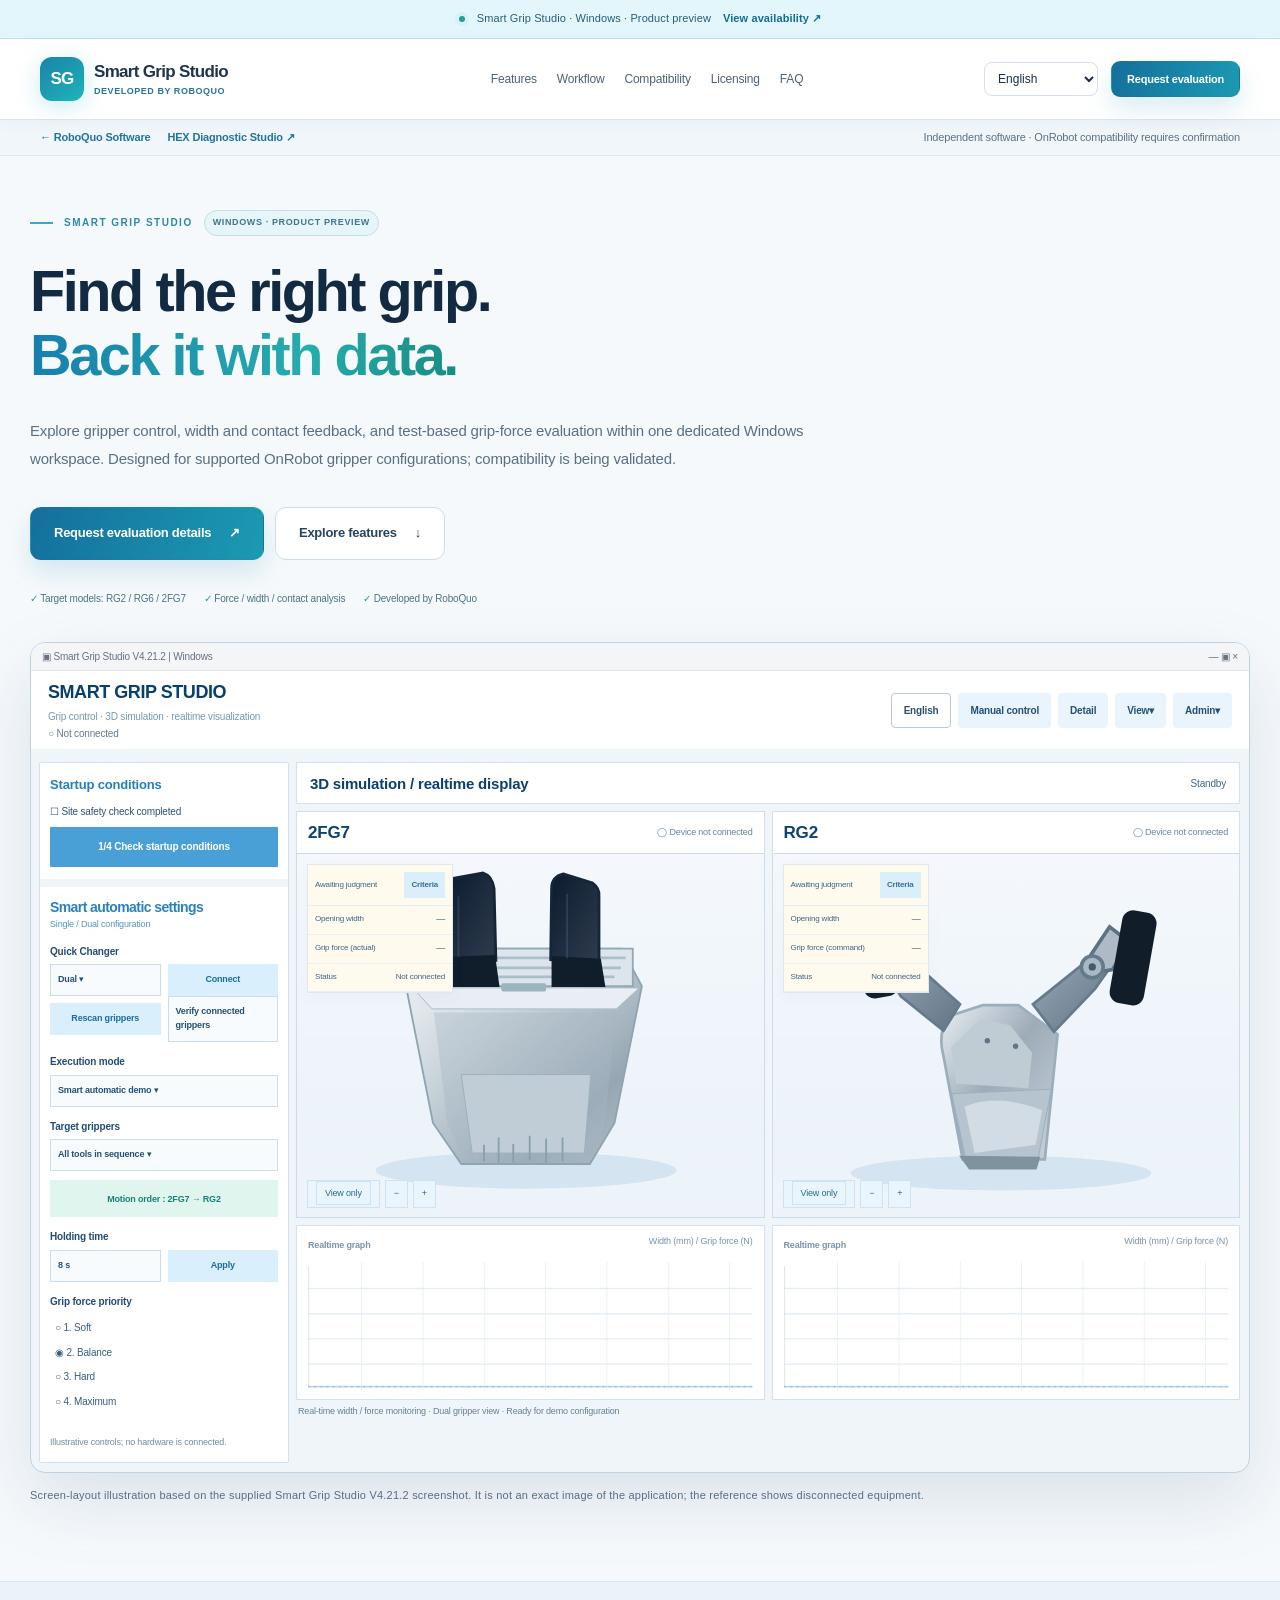
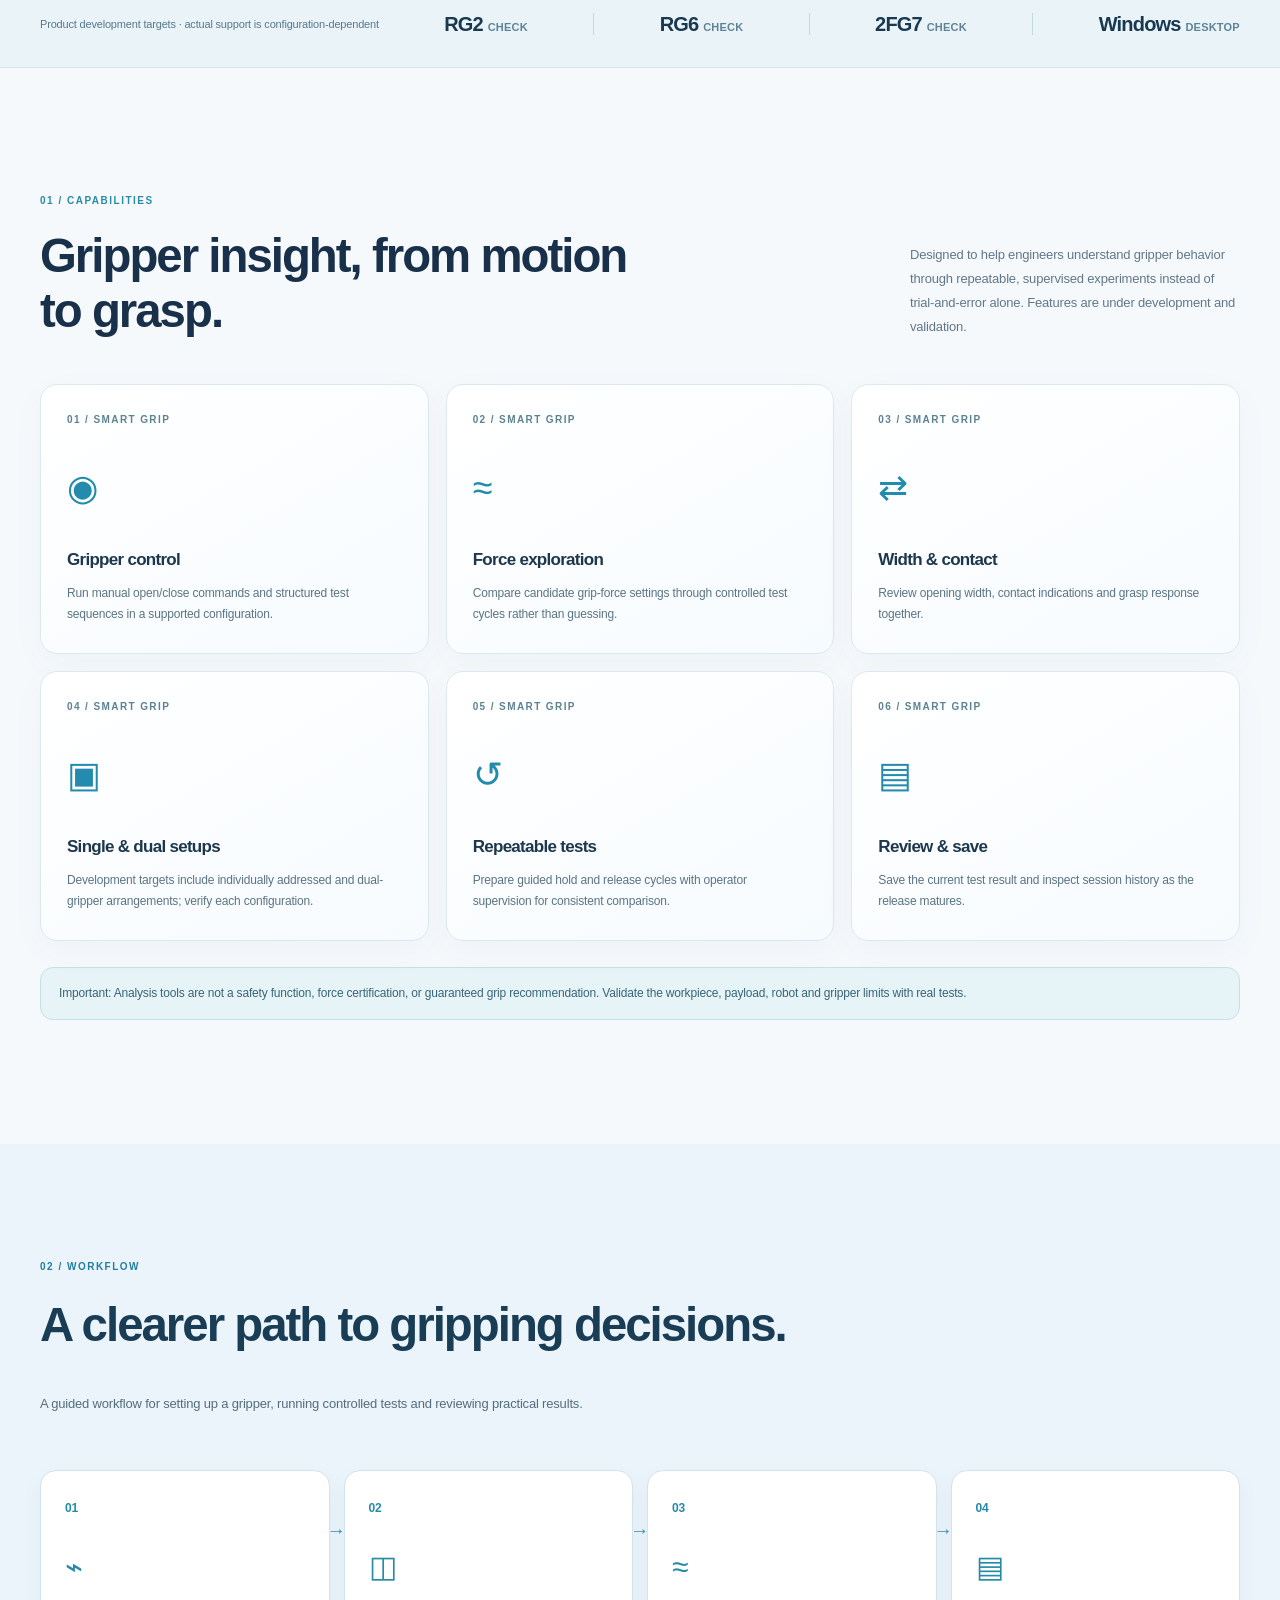
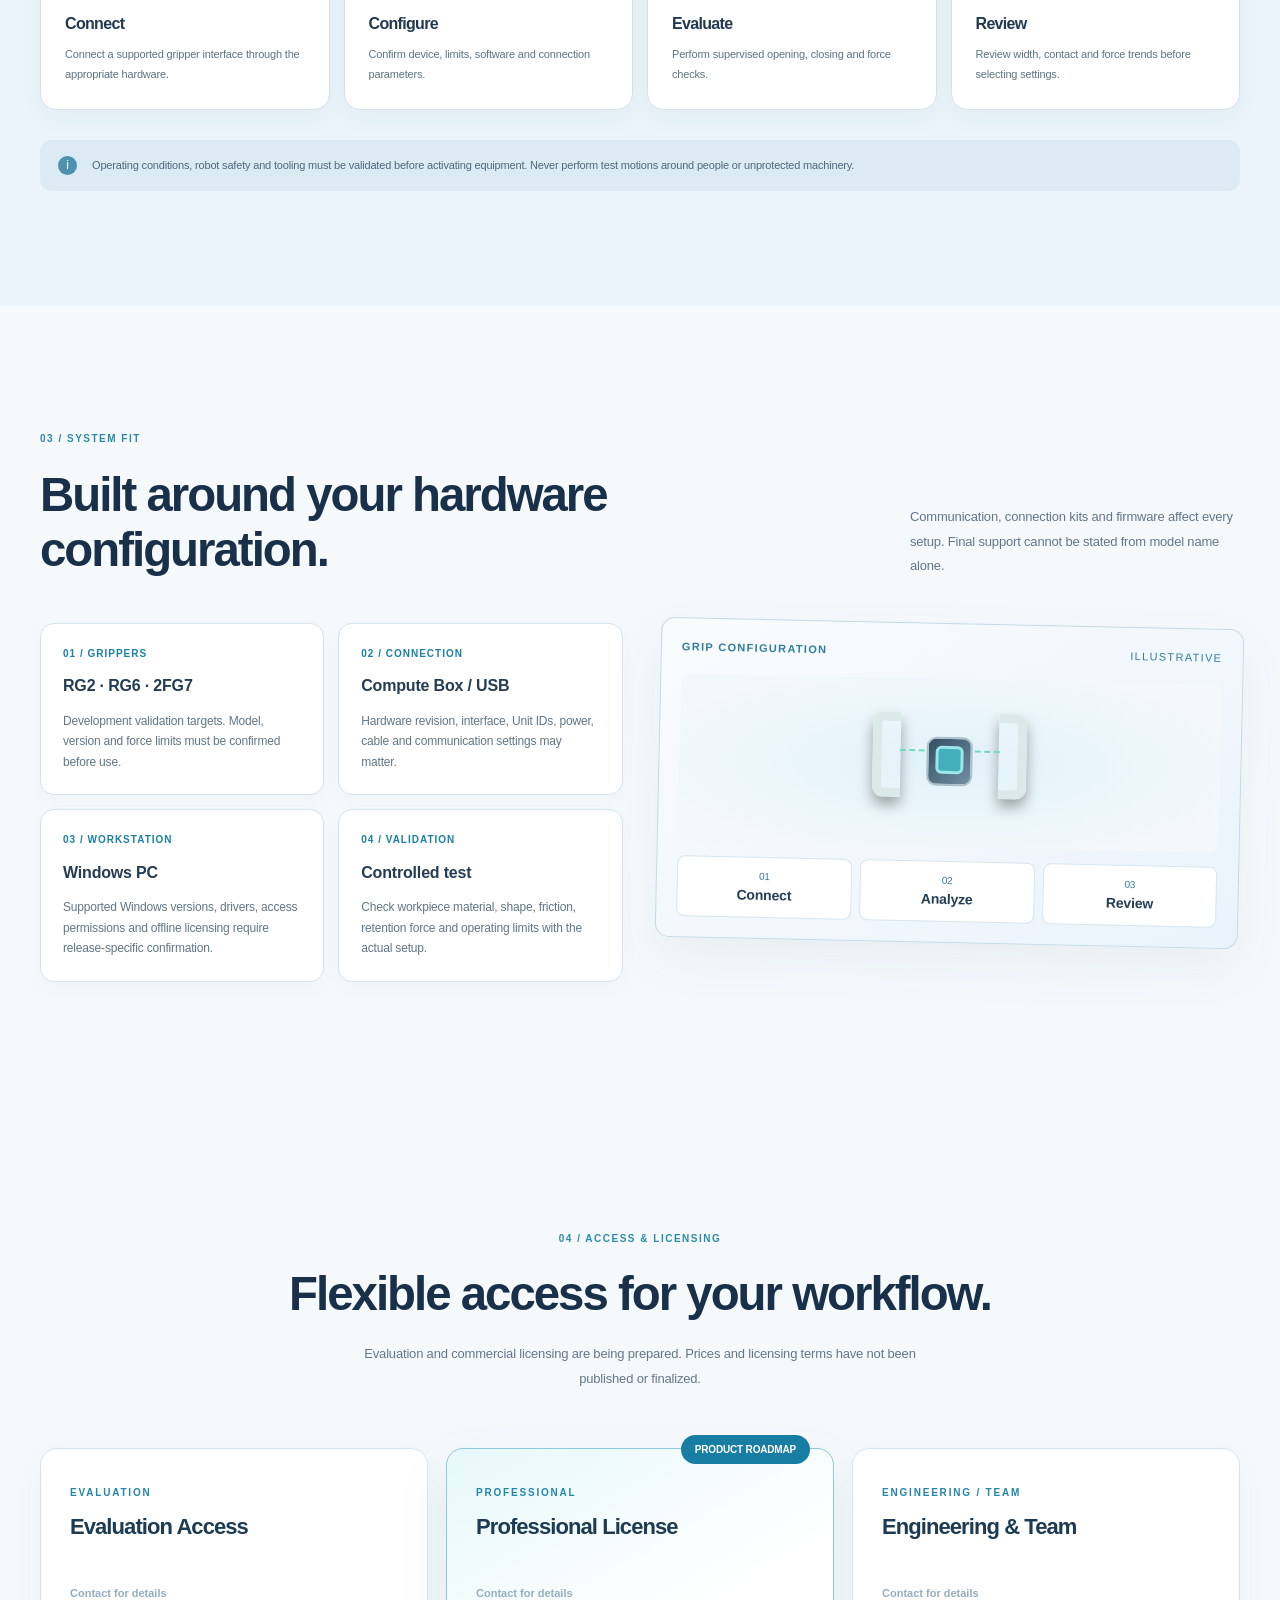
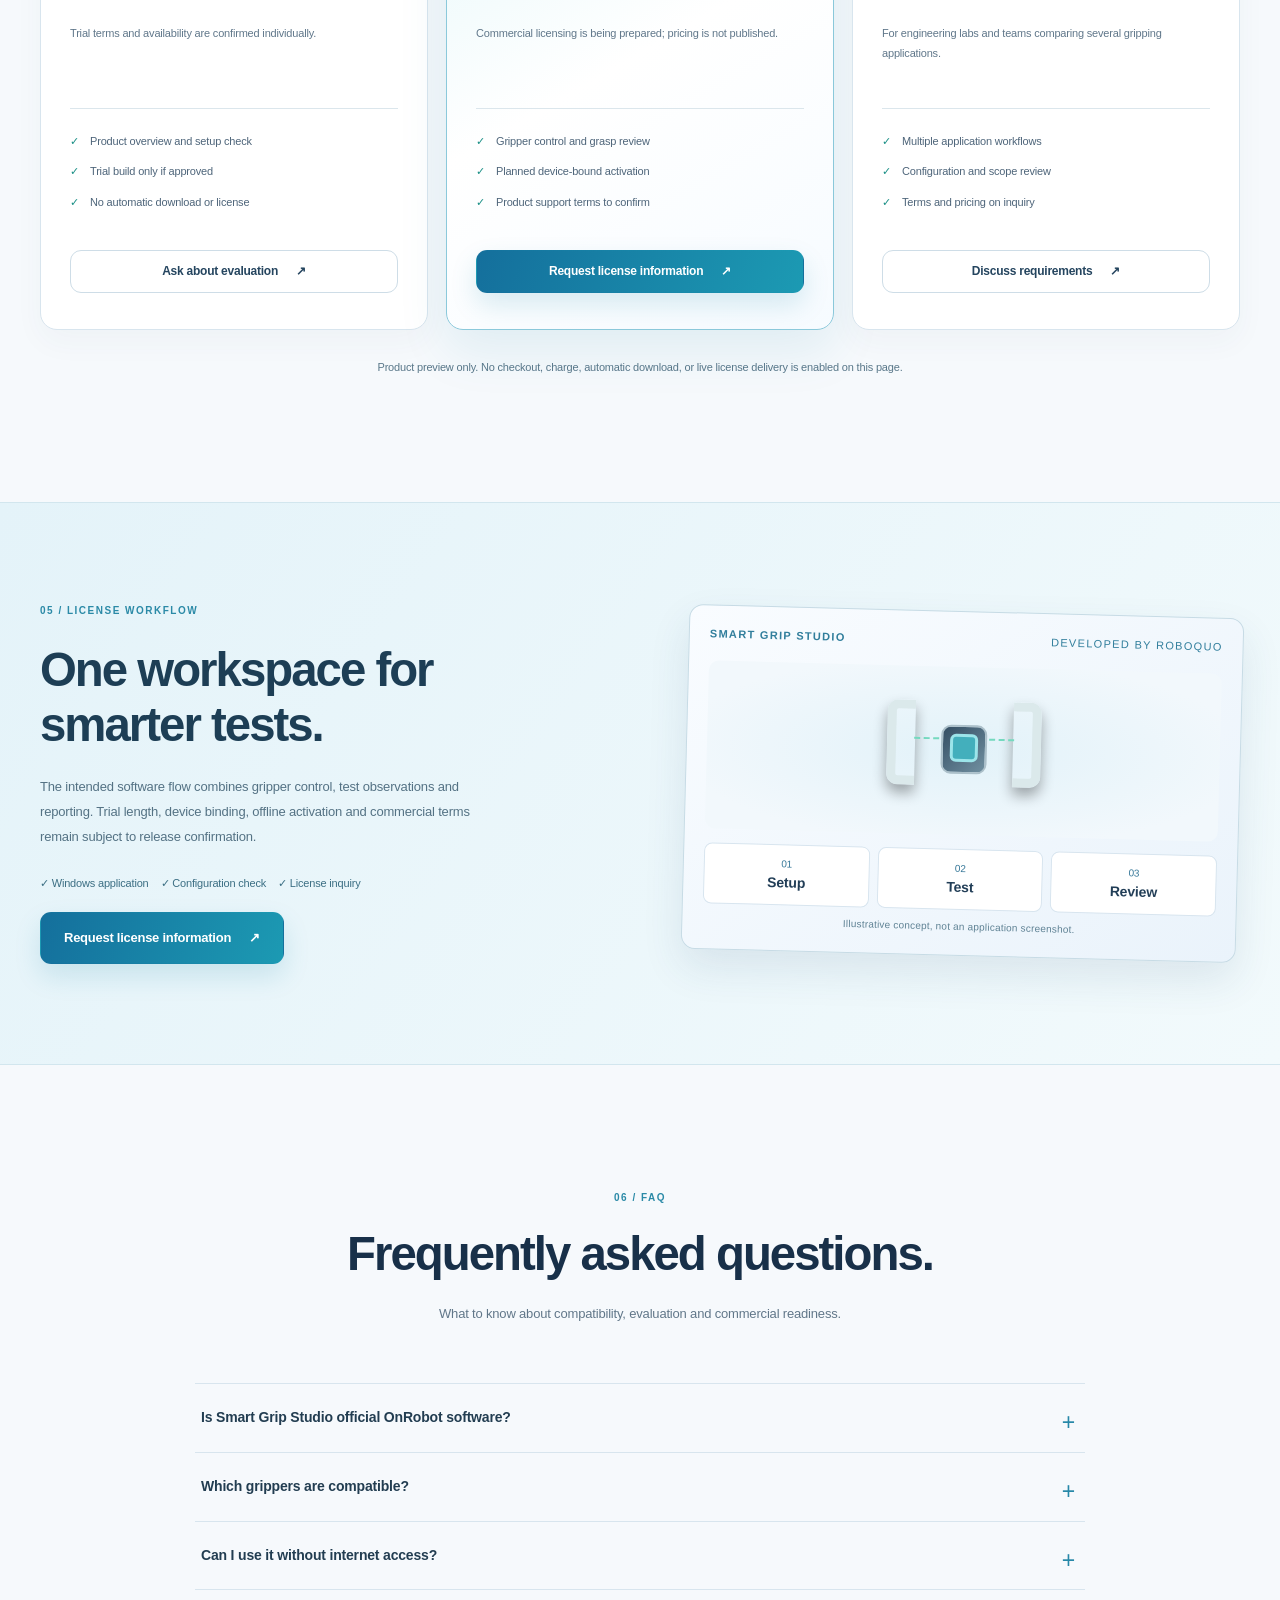
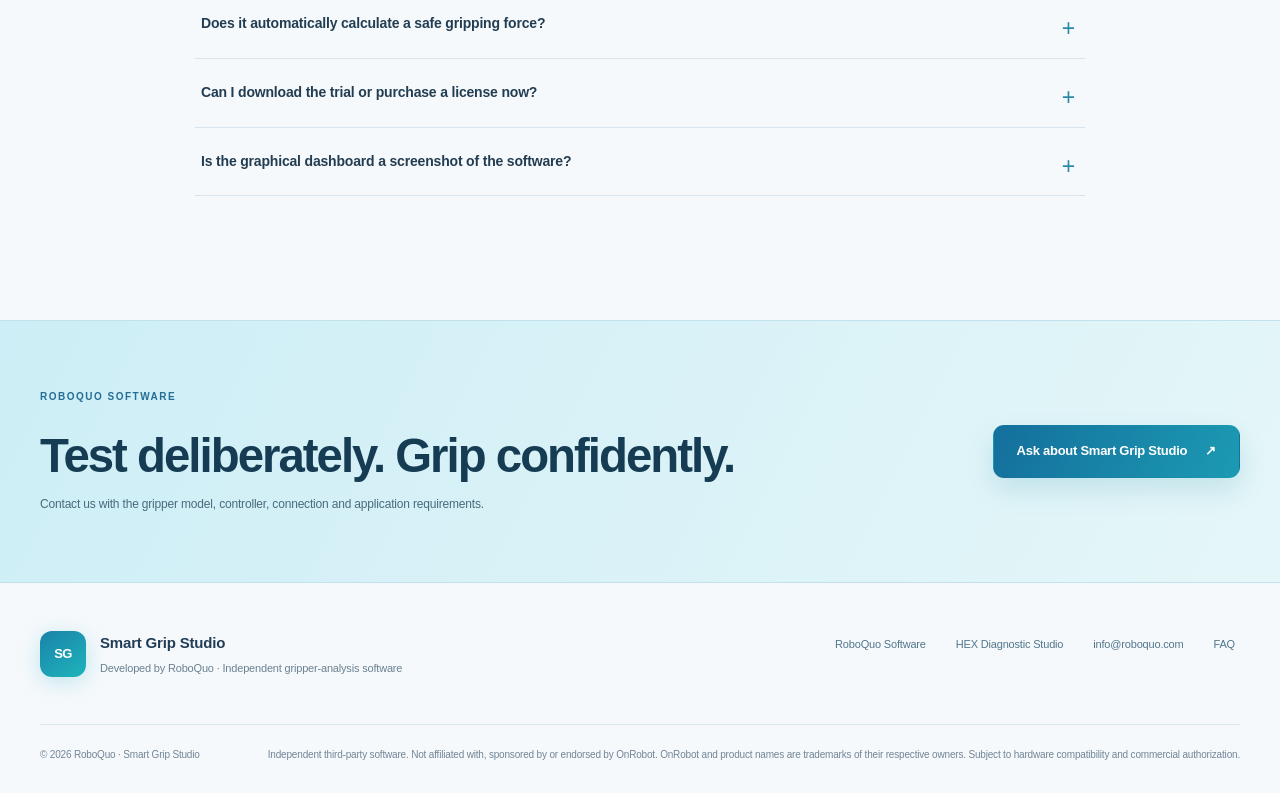
<file: software/smart-grip-studio/index.html>
<!doctype html>
<html lang="en">
<head>
<meta charset="utf-8"/>
<meta name="viewport" content="width=device-width, initial-scale=1"/>
<meta name="theme-color" content="#111922"/>
<meta name="robots" content="index,follow,max-image-preview:large"/>
<title>Smart Grip Studio V4.21.2 | Dual Gripper 3D Simulation — RoboQuo</title>
<meta name="description" content="Smart Grip Studio V4.21.2 by RoboQuo: Windows gripper control, dual-gripper 3D simulation, gripper settings and real-time force/width monitoring for selected compatible grippers. Preview and compatibility inquiry."/>
<link rel="canonical" href="https://roboquo.com/software/smart-grip-studio/"/>
<meta property="og:type" content="website"/><meta property="og:site_name" content="RoboQuo"/>
<meta property="og:title" content="Smart Grip Studio — Developed by RoboQuo"/>
<meta property="og:description" content="Explore Smart Grip Studio: Windows gripper analysis and controlled grasp testing for selected compatible OnRobot grippers. Product preview, availability on inquiry."/>
<meta property="og:url" content="https://roboquo.com/software/smart-grip-studio/"/>
<link rel="stylesheet" href="/software/smart-grip-studio/smart.css"/>
</head>
<body>
<div class="announcement"><span class="live-dot" aria-hidden="true"></span><span data-i18n="banner">Smart Grip Studio · Windows · Product preview</span> <a href="#pricing"><span data-i18n="bannerLink">View availability ↗</span></a></div>
<header class="topbar" id="top">
<a href="#top" class="brand" aria-label="Smart Grip Studio home"><span class="brand-mark" aria-hidden="true">SG</span><span>Smart Grip <strong>Studio</strong><small>DEVELOPED BY ROBOQUO</small></span></a>
<nav class="nav-links" aria-label="Main navigation">
<a href="#features"><span data-i18n="navFeatures">Features</span></a><a href="#workflow"><span data-i18n="navWorkflow">Workflow</span></a><a href="#compatibility"><span data-i18n="navCompatibility">Compatibility</span></a><a href="#pricing"><span data-i18n="navPricing">Licensing</span></a><a href="#faq">FAQ</a>
</nav>
<div class="header-actions">
<label class="sr-only" for="language">Select language</label>
<select id="language" aria-label="Language">
<option value="en">English</option><option value="ja">日本語</option><option value="ko">한국어</option><option value="zh_CN">简体中文</option><option value="zh_TW">繁體中文</option><option value="cs">Čeština</option><option value="da">Dansk</option><option value="nl">Nederlands</option><option value="fi">Suomi</option><option value="fr">Français</option><option value="de">Deutsch</option><option value="hu">Magyar</option><option value="it">Italiano</option><option value="no">Norsk</option><option value="pl">Polski</option><option value="pt">Português</option><option value="ro">Română</option><option value="es">Español</option><option value="sv">Svenska</option><option value="th">ภาษาไทย</option><option value="tr">Türkçe</option><option value="vi">Tiếng Việt</option>
</select>
<a class="button button-primary button-small" href="mailto:info@roboquo.com?subject=Smart%20Grip%20Studio%20-%20Evaluation%20Inquiry&body=Device%20model%3A%0ARobot%20and%20controller%3A%0ACompute%20Box%20or%20connection%3A%0AApplication%3A%0ACountry%3A"><span data-i18n="navTrial">Request evaluation</span></a>
</div>
</header>
<div class="rq-backbar"><div class="rq-backbar-links"><a href="/software/">← RoboQuo Software</a><a href="/software/hex-diagnostic-studio/">HEX Diagnostic Studio ↗</a></div><span><span data-i18n="independentShort">Independent software · OnRobot compatibility requires confirmation</span></span></div>
<main>
<section class="hero section-wrap" aria-labelledby="heroTitle">
<div class="hero-copy">
<div class="eyebrow"><span class="eyebrow-line"></span> SMART GRIP STUDIO <span class="pill product-version">WINDOWS · PRODUCT PREVIEW</span></div>
<h1 id="heroTitle"><span data-i18n="hero1">Find the right grip.</span><br/><em><span data-i18n="hero2">Back it with data.</span></em></h1>
<p class="hero-description"><span data-i18n="heroDesc">Explore gripper control, width and contact feedback, and test-based grip-force evaluation within one dedicated Windows workspace. Designed for supported OnRobot gripper configurations; compatibility is being validated.</span></p>
<div class="hero-buttons"><a href="mailto:info@roboquo.com?subject=Smart%20Grip%20Studio%20-%20Evaluation%20Inquiry&body=Device%20model%3A%0ARobot%20and%20controller%3A%0ACompute%20Box%20or%20connection%3A%0AApplication%3A%0ACountry%3A" class="button button-primary button-large"><span data-i18n="heroTrial">Request evaluation details</span> <span aria-hidden="true">↗</span></a><a class="button button-outline button-large" href="#features"><span data-i18n="heroFeatures">Explore features</span> <span aria-hidden="true">↓</span></a></div>
<div class="hero-points"><span>✓ <span data-i18n="heroPoint1">Target models: RG2 / RG6 / 2FG7</span></span><span>✓ <span data-i18n="heroPoint2">Force / width / contact analysis</span></span><span>✓ <span data-i18n="heroPoint3">Developed by RoboQuo</span></span></div>
</div>
<div class="hero-visual sg-actual-reference">
<div class="sg-screen-frame" aria-label="Smart Grip Studio V4.21.2 screenshot-based interface reference">
<div class="sg-screen-titlebar"><span>▣ Smart Grip Studio V4.21.2 | Windows</span><span>— ▣ ×</span></div>
<div class="sg-screen-menubar"><div><strong>SMART GRIP STUDIO</strong><small><span data-i18n="uiSoftwareSubtitle">Grip control · 3D simulation · realtime visualization</span></small><span class="sg-device-off">○ <span data-i18n="uiNotConnected">Not connected</span></span></div>
<div class="sg-screen-menu"><span><span data-i18n="uiLangDisplay">English</span></span><span><span data-i18n="uiManual">Manual control</span></span><span><span data-i18n="uiDetail">Detail</span></span><span><span data-i18n="uiDisplay">View</span> ▾</span><span><span data-i18n="uiAdmin">Admin</span> ▾</span></div></div>
<div class="sg-screen-main">
<aside class="sg-screen-sidebar">
<div class="sg-screen-start"><b><span data-i18n="uiStartup">Startup conditions</span></b><div><span data-i18n="uiSafetyCheck">☐ Site safety check completed</span></div><div class="sg-start-btn">1/4 <span data-i18n="uiStartupCheck">Check startup conditions</span></div></div>
<div class="sg-screen-settings"><h3><span data-i18n="uiSmartAuto">Smart automatic settings</span></h3><p><span data-i18n="uiSingleDual">Single / Dual configuration</span></p>
<label><span data-i18n="uiChanger">Quick Changer</span></label><div class="sg-screen-chip-row"><span>Dual ▾</span><b><span data-i18n="uiConnect">Connect</span></b></div>
<div class="sg-screen-chip-row"><b><span data-i18n="uiRescan">Rescan grippers</span></b><span><span data-i18n="uiConfirm">Verify connected grippers</span></span></div>
<label><span data-i18n="uiMode">Execution mode</span></label><div class="sg-screen-select"><span data-i18n="uiModeValue">Smart automatic demo</span> ▾</div>
<label><span data-i18n="uiTarget">Target grippers</span></label><div class="sg-screen-select"><span data-i18n="uiSequence">All tools in sequence</span> ▾</div>
<div class="sg-order"><strong><span data-i18n="uiOrder">Motion order</span> : 2FG7 → RG2</strong></div>
<label><span data-i18n="uiHold">Holding time</span></label><div class="sg-screen-chip-row"><span>8 s</span><b><span data-i18n="uiApply">Apply</span></b></div>
<label><span data-i18n="uiPriority">Grip force priority</span></label><div class="sg-radio-list"><span>○ <span data-i18n="uiSoft">1. Soft</span></span><span>◉ <span data-i18n="uiBalance">2. Balance</span></span><span>○ <span data-i18n="uiHard">3. Hard</span></span><span>○ <span data-i18n="uiMax">4. Maximum</span></span></div>
<div class="sg-small-explain"><span data-i18n="uiMockNotice">Illustrative controls; no hardware is connected.</span></div>
</div></aside>
<div class="sg-screen-work"><div class="sg-screen-work-title"><strong><span data-i18n="uiDisplayTitle">3D simulation / realtime display</span></strong><small><span data-i18n="uiWaiting">Standby</span></small></div>
<div class="sg-screen-devices"><section class="sg-device-pane">
<div class="sg-device-title"><strong>2FG7</strong><span class="sg-disconnected">◯ <span data-i18n="uiNotConnected">Device not connected</span></span></div>
<div class="sg-device-stage"><div class="sg-device-data"><div class="sg-data-head"><span data-i18n="uiJudging">Awaiting judgment</span> <b><span data-i18n="uiCriteria">Criteria</span></b></div><div><span><span data-i18n="uiWidth">Opening width</span></span>—</div><div><span><span data-i18n="uiForceActual">Grip force (actual)</span></span>—</div><div><span><span data-i18n="uiStatus">Status</span></span><span data-i18n="uiNotConnected">Not connected</span></div></div>
<svg viewBox="0 0 450 370" class="sg-gripper-svg" aria-hidden="true">
<defs><linearGradient id="onMetal27" x1="0" x2="1" y1="0" y2="1"><stop offset="0" stop-color="#f5f8fa"/><stop offset=".35" stop-color="#cbd5dc"/><stop offset=".75" stop-color="#96a7b3"/><stop offset="1" stop-color="#b4c1ca"/></linearGradient><linearGradient id="onDark27" x1="0" x2="1" y1="0" y2="1"><stop offset="0" stop-color="#0b1b2e"/><stop offset="1" stop-color="#2f3c4e"/></linearGradient></defs>
<ellipse cx="220" cy="338" rx="165" ry="20" fill="#d4e4f0"/>
<g transform="translate(0,1)"><path d="M111 94L325 94 347 135 317 285 290 330 149 330 118 285 90 143Z" fill="url(#onMetal27)" stroke="#8ea4b1" stroke-width="2"/>
<path d="M96 137L344 137 319 160 117 160Z" fill="#e8eef3" stroke="#a7b8c3"/><path d="M119 164L319 164 306 290 278 329 154 329 134 287Z" fill="#a5b6c3" opacity=".38"/>
<path d="M149 232L291 232 284 318 161 318Z" fill="#c1cdd6" stroke="#9aaebc"/><path d="M174 309V327M190 301V329M206 308V328M224 299V326M242 302V329M260 301V327" stroke="#889faf" stroke-width="2"/>
<path d="M101 94H337V135H101Z" fill="#dce5eb" stroke="#94a7b5" stroke-width="2"/><path d="M109 104H329M118 115H324M122 125H317" stroke="#abbec9" stroke-width="3"/>
<path d="M131 100V26Q131 19 140 17L173 11Q183 14 185 28L187 107 131 110Z" fill="url(#onDark27)" stroke="#162437" stroke-width="3"/>
<path d="M247 106L248 28Q248 15 261 12L293 22Q301 28 300 36V110Z" fill="url(#onDark27)" stroke="#14263a" stroke-width="3"/>
<path d="M131 103L186 101 191 136 132 136Z" fill="#101e2c"/><path d="M248 102L302 105 307 136 248 136Z" fill="#101e2c"/><rect x="193" y="132" width="49" height="9" rx="2" fill="#9cb3c0"/>
<path d="M146 103V36M265 34V105" stroke="#637486" stroke-width="2" opacity=".3"/></g></svg>
<div class="sg-device-overlay"><span><span data-i18n="uiViewOnly">View only</span></span><span>−</span><span>+</span></div>
</div>
<div class="sg-device-chart"><div class="sg-chart-head"><strong><span data-i18n="uiLiveGraph">Realtime graph</span></strong><span><span data-i18n="uiGraphAxes">Width (mm) / Grip force (N)</span></span></div><svg viewBox="0 0 580 98" preserveAspectRatio="none" aria-hidden="true"><g stroke="#e5edf5" stroke-width="1"><path d="M0 20H580M0 39H580M0 58H580M0 77H580"/><path d="M70 0V97M150 0V97M230 0V97M310 0V97M390 0V97M470 0V97M550 0V97"/></g><path d="M0 3V94H580" fill="none" stroke="#c3d5e6" stroke-width="1.4"/><path d="M0 94H580" stroke="#57a9db" stroke-width="1" stroke-dasharray="3 5" opacity=".45"/></svg></div>
</section><section class="sg-device-pane">
<div class="sg-device-title"><strong>RG2</strong><span class="sg-disconnected">◯ <span data-i18n="uiNotConnected">Device not connected</span></span></div>
<div class="sg-device-stage"><div class="sg-device-data"><div class="sg-data-head"><span data-i18n="uiJudging">Awaiting judgment</span> <b><span data-i18n="uiCriteria">Criteria</span></b></div><div><span><span data-i18n="uiWidth">Opening width</span></span>—</div><div><span><span data-i18n="uiForceCommand">Grip force (command)</span></span>—</div><div><span><span data-i18n="uiStatus">Status</span></span><span data-i18n="uiNotConnected">Not connected</span></div></div>
<svg viewBox="0 0 450 370" class="sg-gripper-svg" aria-hidden="true">
<defs><linearGradient id="rgMetal21" x1="0" x2="1" y1="0" y2="1"><stop offset="0" stop-color="#e9eff3"/><stop offset=".46" stop-color="#9eacb8"/><stop offset="1" stop-color="#c9d3dd"/></linearGradient><linearGradient id="rgMetal22" x1="0" x2="1" y1="0" y2="1"><stop offset="0" stop-color="#98aab8"/><stop offset="1" stop-color="#627485"/></linearGradient></defs>
<ellipse cx="220" cy="341" rx="165" ry="19" fill="#d4e4f0"/>
<g transform="translate(0,8)"><path d="M157 205Q150 179 163 161L200 149 239 149 282 181 276 240 268 318 178 318Z" fill="url(#rgMetal21)" stroke="#9caebb" stroke-width="3"/>
<path d="M166 246L275 241 260 321 182 321Z" fill="#b5c4ce" stroke="#9daebb"/><path d="M165 195L197 164 230 171 254 201 250 240 171 235Z" fill="#c0ccd3"/>
<path d="M157 177L110 139 92 108 115 94 175 148Z" fill="url(#rgMetal22)" stroke="#657b8b" stroke-width="3"/>
<path d="M278 178L323 131 342 104 322 94 255 148Z" fill="url(#rgMetal22)" stroke="#657b8b" stroke-width="3"/>
<path d="M91 111L72 78 95 62 119 101 114 115Z" fill="#aebbc6" stroke="#5d7384" stroke-width="4"/>
<path d="M342 110L361 80 339 63 317 96 320 114Z" fill="#aebbc6" stroke="#5d7384" stroke-width="4"/>
<rect x="54" y="42" width="38" height="103" rx="12" transform="rotate(-10 54 42)" fill="#111e2a"/>
<rect x="355" y="43" width="38" height="103" rx="12" transform="rotate(10 355 43)" fill="#111e2a"/>
<circle cx="116" cy="106" r="12" fill="#a8b9c5" stroke="#657b89" stroke-width="4"/><circle cx="116" cy="106" r="4" fill="#445969"/>
<circle cx="320" cy="107" r="12" fill="#a8b9c5" stroke="#657b89" stroke-width="4"/><circle cx="320" cy="107" r="4" fill="#445969"/>
<path d="M180 260Q215 245 265 264L258 302 191 311Z" fill="#d2dce4"/><path d="M174 314L263 315 259 329 185 329Z" fill="#7f939e"/>
<circle cx="205" cy="188" r="3" fill="#607789"/><circle cx="236" cy="194" r="3" fill="#607789"/></g></svg>
<div class="sg-device-overlay"><span><span data-i18n="uiViewOnly">View only</span></span><span>−</span><span>+</span></div>
</div>
<div class="sg-device-chart"><div class="sg-chart-head"><strong><span data-i18n="uiLiveGraph">Realtime graph</span></strong><span><span data-i18n="uiGraphAxes">Width (mm) / Grip force (N)</span></span></div><svg viewBox="0 0 580 98" preserveAspectRatio="none" aria-hidden="true"><g stroke="#e5edf5" stroke-width="1"><path d="M0 20H580M0 39H580M0 58H580M0 77H580"/><path d="M70 0V97M150 0V97M230 0V97M310 0V97M390 0V97M470 0V97M550 0V97"/></g><path d="M0 3V94H580" fill="none" stroke="#c3d5e6" stroke-width="1.4"/><path d="M0 94H580" stroke="#57a9db" stroke-width="1" stroke-dasharray="3 5" opacity=".45"/></svg></div>
</section></div><div class="sg-screen-footer"><span data-i18n="uiFooter">Real-time width / force monitoring · Dual gripper view · Ready for demo configuration</span></div></div>
</div></div>
<p class="rq-fake-note"><span data-i18n="illustrative">Screen-layout illustration based on the supplied Smart Grip Studio V4.21.2 screenshot. It is not an exact image of the application; the reference shows disconnected equipment.</span></p>
</div></section>
<div class="proof-band"><div class="proof-inner section-wrap"><span><span data-i18n="proofTitle">Product development targets · actual support is configuration-dependent</span></span><strong>RG2 <span>CHECK</span></strong><i></i><strong>RG6 <span>CHECK</span></strong><i></i><strong>2FG7 <span>CHECK</span></strong><i></i><strong>Windows <span>DESKTOP</span></strong></div></div>
<section id="features" class="features-section section-wrap"><div class="section-head"><div><div class="eyebrow">01 / CAPABILITIES</div><h2><span data-i18n="featuresTitle">Gripper insight, from motion to grasp.</span></h2></div><p><span data-i18n="featuresIntro">Designed to help engineers understand gripper behavior through repeatable, supervised experiments instead of trial-and-error alone. Features are under development and validation.</span></p></div><div class="feature-grid"><article class="feature-card"><span class="feature-no">01 / SMART GRIP</span><span class="feature-icon" aria-hidden="true" style="font-size:36px;font-weight:450">◉</span><h3><span data-i18n="feature1">Gripper control</span></h3><p><span data-i18n="feature1Desc">Run manual open/close commands and structured test sequences in a supported configuration.</span></p></article>
<article class="feature-card"><span class="feature-no">02 / SMART GRIP</span><span class="feature-icon" aria-hidden="true" style="font-size:36px;font-weight:450">≈</span><h3><span data-i18n="feature2">Force exploration</span></h3><p><span data-i18n="feature2Desc">Compare candidate grip-force settings through controlled test cycles rather than guessing.</span></p></article>
<article class="feature-card"><span class="feature-no">03 / SMART GRIP</span><span class="feature-icon" aria-hidden="true" style="font-size:36px;font-weight:450">⇄</span><h3><span data-i18n="feature3">Width & contact</span></h3><p><span data-i18n="feature3Desc">Review opening width, contact indications and grasp response together.</span></p></article>
<article class="feature-card"><span class="feature-no">04 / SMART GRIP</span><span class="feature-icon" aria-hidden="true" style="font-size:36px;font-weight:450">▣</span><h3><span data-i18n="feature4">Single & dual setups</span></h3><p><span data-i18n="feature4Desc">Development targets include individually addressed and dual-gripper arrangements; verify each configuration.</span></p></article>
<article class="feature-card"><span class="feature-no">05 / SMART GRIP</span><span class="feature-icon" aria-hidden="true" style="font-size:36px;font-weight:450">↺</span><h3><span data-i18n="feature5">Repeatable tests</span></h3><p><span data-i18n="feature5Desc">Prepare guided hold and release cycles with operator supervision for consistent comparison.</span></p></article>
<article class="feature-card"><span class="feature-no">06 / SMART GRIP</span><span class="feature-icon" aria-hidden="true" style="font-size:36px;font-weight:450">▤</span><h3><span data-i18n="feature6">Review & save</span></h3><p><span data-i18n="feature6Desc">Save the current test result and inspect session history as the release matures.</span></p></article></div>
<div class="safe-note"><span data-i18n="featureNote">Important: Analysis tools are not a safety function, force certification, or guaranteed grip recommendation. Validate the workpiece, payload, robot and gripper limits with real tests.</span></div></section>
<section id="workflow" class="flow-section"><div class="section-wrap"><div class="eyebrow">02 / WORKFLOW</div><h2><span data-i18n="flowTitle">A clearer path to gripping decisions.</span></h2><p class="section-subtitle" style="color:#566d7e"><span data-i18n="flowIntro">A guided workflow for setting up a gripper, running controlled tests and reviewing practical results.</span></p><div class="steps"><article class="step"><span class="step-number">01</span><div class="step-icon" aria-hidden="true">⌁</div><h3><span data-i18n="step1">Connect</span></h3><p><span data-i18n="step1Desc">Connect a supported gripper interface through the appropriate hardware.</span></p></article><article class="step"><span class="step-number">02</span><div class="step-icon" aria-hidden="true">◫</div><h3><span data-i18n="step2">Configure</span></h3><p><span data-i18n="step2Desc">Confirm device, limits, software and connection parameters.</span></p></article><article class="step"><span class="step-number">03</span><div class="step-icon" aria-hidden="true">≈</div><h3><span data-i18n="step3">Evaluate</span></h3><p><span data-i18n="step3Desc">Perform supervised opening, closing and force checks.</span></p></article><article class="step"><span class="step-number">04</span><div class="step-icon" aria-hidden="true">▤</div><h3><span data-i18n="step4">Review</span></h3><p><span data-i18n="step4Desc">Review width, contact and force trends before selecting settings.</span></p></article></div><div class="compat-note"><span class="note-i">i</span><p><span data-i18n="flowNote">Operating conditions, robot safety and tooling must be validated before activating equipment. Never perform test motions around people or unprotected machinery.</span></p></div></div></section>
<section id="compatibility" class="features-section section-wrap"><div class="section-head"><div><div class="eyebrow">03 / SYSTEM FIT</div><h2><span data-i18n="compatTitle">Built around your hardware configuration.</span></h2></div><p><span data-i18n="compatDesc">Communication, connection kits and firmware affect every setup. Final support cannot be stated from model name alone.</span></p></div>
<div class="compat-grid"><div class="compat-panels"><article class="compat-box"><small>01 / GRIPPERS</small><strong>RG2 · RG6 · 2FG7</strong><p><span data-i18n="compatGrippers">Development validation targets. Model, version and force limits must be confirmed before use.</span></p></article><article class="compat-box"><small>02 / CONNECTION</small><strong>Compute Box / USB</strong><p><span data-i18n="compatConnection">Hardware revision, interface, Unit IDs, power, cable and communication settings may matter.</span></p></article><article class="compat-box"><small>03 / WORKSTATION</small><strong>Windows PC</strong><p><span data-i18n="compatWindows">Supported Windows versions, drivers, access permissions and offline licensing require release-specific confirmation.</span></p></article><article class="compat-box"><small>04 / VALIDATION</small><strong>Controlled test</strong><p><span data-i18n="compatTest">Check workpiece material, shape, friction, retention force and operating limits with the actual setup.</span></p></article></div>
<div class="wizard-visual"><div class="wizard-visual-top"><b>GRIP CONFIGURATION</b><span>ILLUSTRATIVE</span></div><div class="grip-hardware" aria-label="Stylized gripper diagram"><div class="grip-device" aria-hidden="true"><div class="grip-jaw left"></div><div class="grip-jaw right"></div><div class="grip-body"></div><div class="grip-part"></div><div class="grip-force"></div><div class="grip-force right"></div></div></div><div class="wizard-steps"><span>01<strong>Connect</strong></span><span>02<strong>Analyze</strong></span><span>03<strong>Review</strong></span></div></div></div></section>
<section id="pricing" class="pricing-section section-wrap"><div class="section-head center"><div class="eyebrow">04 / ACCESS & LICENSING</div><h2><span data-i18n="pricingTitle">Flexible access for your workflow.</span></h2><p><span data-i18n="pricingIntro">Evaluation and commercial licensing are being prepared. Prices and licensing terms have not been published or finalized.</span></p></div><div class="price-grid"><article class="price-card "><div class="plan-label">EVALUATION</div><h3><span data-i18n="plan1">Evaluation Access</span></h3><div class="price-value coming-price"><span data-i18n="pricePending">Contact for details</span></div><p class="price-sub"><span data-i18n="plan1Desc">Trial terms and availability are confirmed individually.</span></p><div class="plan-rule"></div><ul><li>Product overview and setup check</li><li>Trial build only if approved</li><li>No automatic download or license</li></ul><a href="mailto:info@roboquo.com?subject=Smart%20Grip%20Studio%20-%20Evaluation%20Inquiry&body=Device%20model%3A%0ARobot%20and%20controller%3A%0ACompute%20Box%20or%20connection%3A%0AApplication%3A%0ACountry%3A" class="button button-outline full"><span data-i18n="trialAction">Ask about evaluation</span> <span aria-hidden="true">↗</span></a></article><article class="price-card highlighted"><span class="featured-tab"><span data-i18n="featured">PRODUCT ROADMAP</span></span><div class="plan-label">PROFESSIONAL</div><h3><span data-i18n="plan2">Professional License</span></h3><div class="price-value coming-price"><span data-i18n="pricePending">Contact for details</span></div><p class="price-sub"><span data-i18n="plan2Desc">Commercial licensing is being prepared; pricing is not published.</span></p><div class="plan-rule"></div><ul><li>Gripper control and grasp review</li><li>Planned device-bound activation</li><li>Product support terms to confirm</li></ul><a href="mailto:info@roboquo.com?subject=Smart%20Grip%20Studio%20-%20Evaluation%20Inquiry&body=Device%20model%3A%0ARobot%20and%20controller%3A%0ACompute%20Box%20or%20connection%3A%0AApplication%3A%0ACountry%3A" class="button button-primary full"><span data-i18n="licenseAction">Request license information</span> <span aria-hidden="true">↗</span></a></article><article class="price-card "><div class="plan-label">ENGINEERING / TEAM</div><h3><span data-i18n="plan3">Engineering & Team</span></h3><div class="price-value coming-price"><span data-i18n="pricePending">Contact for details</span></div><p class="price-sub"><span data-i18n="plan3Desc">For engineering labs and teams comparing several gripping applications.</span></p><div class="plan-rule"></div><ul><li>Multiple application workflows</li><li>Configuration and scope review</li><li>Terms and pricing on inquiry</li></ul><a href="mailto:info@roboquo.com?subject=Smart%20Grip%20Studio%20-%20Evaluation%20Inquiry&body=Device%20model%3A%0ARobot%20and%20controller%3A%0ACompute%20Box%20or%20connection%3A%0AApplication%3A%0ACountry%3A" class="button button-outline full"><span data-i18n="teamAction">Discuss requirements</span> <span aria-hidden="true">↗</span></a></article></div><p class="pricing-disclaimer"><span data-i18n="pricingNote">Product preview only. No checkout, charge, automatic download, or live license delivery is enabled on this page.</span></p></section>
<section class="license-section"><div class="section-wrap license-content"><div class="license-copy"><div class="eyebrow">05 / LICENSE WORKFLOW</div><h2><span data-i18n="licenseTitle">One workspace for smarter tests.</span></h2><p><span data-i18n="licenseDesc">The intended software flow combines gripper control, test observations and reporting. Trial length, device binding, offline activation and commercial terms remain subject to release confirmation.</span></p><div class="mini-checks"><span>✓ <span data-i18n="licensePoint1">Windows application</span></span><span>✓ <span data-i18n="licensePoint2">Configuration check</span></span><span>✓ <span data-i18n="licensePoint3">License inquiry</span></span></div><a href="mailto:info@roboquo.com?subject=Smart%20Grip%20Studio%20-%20Evaluation%20Inquiry&body=Device%20model%3A%0ARobot%20and%20controller%3A%0ACompute%20Box%20or%20connection%3A%0AApplication%3A%0ACountry%3A" class="button button-primary button-large"><span data-i18n="licenseAction">Request license information</span> ↗</a></div><div class="license-shot wizard-visual" style="transform:rotate(1.5deg)"><div class="wizard-visual-top"><b>SMART GRIP STUDIO</b><span>DEVELOPED BY ROBOQUO</span></div><div class="grip-hardware"><div class="grip-device" aria-hidden="true"><div class="grip-jaw left"></div><div class="grip-jaw right"></div><div class="grip-body"></div><div class="grip-part"></div><div class="grip-force"></div><div class="grip-force right"></div></div></div><div class="wizard-steps"><span>01<strong>Setup</strong></span><span>02<strong>Test</strong></span><span>03<strong>Review</strong></span></div><p class="rq-fake-note"><span data-i18n="illustrative">Illustrative concept, not an application screenshot.</span></p></div></div></section>
<section id="faq" class="faq-section section-wrap"><div class="section-head center"><div class="eyebrow">06 / FAQ</div><h2><span data-i18n="faqTitle">Frequently asked questions.</span></h2><p><span data-i18n="faqIntro">What to know about compatibility, evaluation and commercial readiness.</span></p></div><div class="faq-items"><details><summary><span data-i18n="faq1">Is Smart Grip Studio official OnRobot software?</span></summary><p><span data-i18n="faq1a">No. It is an independent RoboQuo project intended for certain compatible OnRobot grippers. OnRobot has not endorsed or certified it.</span></p></details><details><summary><span data-i18n="faq2">Which grippers are compatible?</span></summary><p><span data-i18n="faq2a">RG2, RG6 and 2FG7 are development and validation targets. Compatibility depends on hardware revisions, communication, Compute Box and software versions. Contact us with the exact setup.</span></p></details><details><summary><span data-i18n="faq3">Can I use it without internet access?</span></summary><p><span data-i18n="faq3a">Offline gripper communication may be possible in a suitable local setup. Installation, licensing and offline operation have to be confirmed for the specific release; do not assume all functions work offline.</span></p></details><details><summary><span data-i18n="faq4">Does it automatically calculate a safe gripping force?</span></summary><p><span data-i18n="faq4a">The planned force exploration helps compare grip settings in controlled tests; it does not establish a safety-certified value. Users must validate workpieces, payload, surface conditions and robot safety.</span></p></details><details><summary><span data-i18n="faq5">Can I download the trial or purchase a license now?</span></summary><p><span data-i18n="faq5a">Not yet. This is a product preview. Evaluation builds, pricing, licensing and fulfillment require separate confirmation. No payment is collected through this page.</span></p></details><details><summary><span data-i18n="faq6">Is the graphical dashboard a screenshot of the software?</span></summary><p><span data-i18n="faq6a">No. The displayed interface is an illustrative design preview with synthetic values. It must not be treated as verified measurements or an actual software screenshot.</span></p></details></div></section>
<section class="bottom-cta"><div class="bottom-inner section-wrap"><div><div class="eyebrow">ROBOQUO SOFTWARE</div><h2><span data-i18n="bottomTitle">Test deliberately. Grip confidently.</span></h2><p><span data-i18n="bottomDesc">Contact us with the gripper model, controller, connection and application requirements.</span></p></div><a class="button button-primary button-large" href="mailto:info@roboquo.com?subject=Smart%20Grip%20Studio%20-%20Evaluation%20Inquiry&body=Device%20model%3A%0ARobot%20and%20controller%3A%0ACompute%20Box%20or%20connection%3A%0AApplication%3A%0ACountry%3A"><span data-i18n="bottomAction">Ask about Smart Grip Studio</span> ↗</a></div></section>
</main>
<footer class="footer section-wrap"><div class="footer-main"><div class="footer-brand"><span class="brand-mark">SG</span><div><strong>Smart Grip Studio</strong><p>Developed by RoboQuo · Independent gripper-analysis software</p></div></div><div class="footer-links"><a href="/software/"><span data-i18n="footerSoftware">RoboQuo Software</span></a><a href="/software/hex-diagnostic-studio/">HEX Diagnostic Studio</a><a href="mailto:info@roboquo.com">info@roboquo.com</a><a href="#faq">FAQ</a></div></div><div class="footer-bottom"><span>© 2026 RoboQuo · Smart Grip Studio</span><span><span data-i18n="disclaimer">Independent third-party software. Not affiliated with, sponsored by or endorsed by OnRobot. OnRobot and product names are trademarks of their respective owners. Subject to hardware compatibility and commercial authorization.</span></span></div></footer>
<script defer src="/software/smart-grip-studio/smart.js"></script>
</body></html>
</file>
<file: software/site.css>
:root{color-scheme:light;--ink:#122033;--muted:#64748b;--line:#dfe7f0;--surface:#ffffff;--bg:#f6f8fc;--accent:#3559e8;--accent-soft:#eef2ff;--teal:#0f766e;--navy:#101c31;--shadow:0 18px 50px rgba(19,38,67,.07)}*{box-sizing:border-box}html{scroll-behavior:smooth}body{margin:0;background:var(--bg);color:var(--ink);font:16px/1.7 -apple-system,BlinkMacSystemFont,"Segoe UI",Arial,sans-serif}html[lang="ja"] body{font-family:"Hiragino Sans","Hiragino Kaku Gothic ProN","Yu Gothic","Meiryo",sans-serif}html[lang="ko"] body{font-family:"Apple SD Gothic Neo","Malgun Gothic",sans-serif}a{color:inherit}button,select{font:inherit}button,select{cursor:pointer}.container{max-width:1130px;width:calc(100% - 40px);margin-inline:auto}.topbar{display:flex;align-items:center;justify-content:space-between;gap:22px;min-height:76px}.site-header{position:sticky;top:0;z-index:10;background:rgba(255,255,255,.94);border-bottom:1px solid var(--line);backdrop-filter:blur(18px)}.brand{display:inline-flex;align-items:center;gap:11px;text-decoration:none;font-weight:800;letter-spacing:-.04em;font-size:21px}.brandmark{width:36px;height:36px;display:grid;place-items:center;border-radius:11px;background:var(--navy);color:white;font-weight:900;font-size:12px;letter-spacing:0}.navigation{display:flex;align-items:center;gap:26px;margin-left:auto}.navigation a{text-decoration:none;color:#506174;font-size:13px;font-weight:700}.navigation a.active,.navigation a:hover{color:var(--accent)}.lang-picker{border:1px solid var(--line);border-radius:9px;padding:8px 10px;background:white;color:var(--ink);font-size:12px;max-width:110px}.breadcrumb{padding:28px 0 0;font-size:12px;color:var(--muted)}.breadcrumb a{text-decoration:none}.breadcrumb a:hover{text-decoration:underline}.eyebrow{text-transform:uppercase;color:var(--accent);font-size:11px;letter-spacing:.15em;font-weight:900}.pill{display:inline-flex;align-items:center;padding:5px 10px;background:#eef5f3;border:1px solid #cce7df;border-radius:999px;color:#166758;font-size:11px;font-weight:800}.pill.preview{background:#fff6e9;border-color:#f3ddb8;color:#936218}.button{display:inline-flex;align-items:center;justify-content:center;padding:13px 22px;border-radius:11px;font-size:13px;text-decoration:none;font-weight:800;transition:.15s transform,.15s box-shadow;line-height:1.3;text-align:center}.button:hover{transform:translateY(-2px)}.button.primary{background:var(--navy);color:white;box-shadow:0 9px 18px rgba(16,28,49,.13)}.button.light{background:#fff;border:1px solid #ccd6e5;color:var(--ink)}.button.outline{background:transparent;color:var(--navy);border:1px solid #cad4e2}.actions{display:flex;gap:11px;flex-wrap:wrap;margin-top:26px}.hero{display:grid;grid-template-columns:1.02fr .98fr;align-items:center;gap:66px;padding:75px 0 70px}.hero h1{font-size:clamp(43px,5.4vw,76px);line-height:1.06;letter-spacing:-.055em;margin:13px 0 15px;font-weight:850}.hero h1 em{font-style:normal;color:var(--accent)}.hero h2{font-size:clamp(19px,2vw,26px);line-height:1.35;margin:15px 0;font-weight:750;letter-spacing:-.025em}.lead{color:#5b6b7d;font-size:16px;line-height:1.82;max-width:630px}.byline{color:#425b75;font-size:13px;font-weight:800;letter-spacing:.01em}.hero-visual{border-radius:24px;background:linear-gradient(150deg,#0e1b35,#152c56 73%,#274ab4);padding:22px;box-shadow:0 28px 56px rgba(18,31,60,.18);color:#fff;min-height:360px;overflow:hidden;position:relative}.hero-visual:before{content:"";position:absolute;right:-45px;top:-65px;width:255px;height:255px;border-radius:50%;border:1px solid #ffffff18;box-shadow:0 0 0 48px #ffffff08,0 0 0 100px #ffffff05}.window{position:relative;border:1px solid #ffffff30;background:#ffffff0c;border-radius:16px;padding:19px;backdrop-filter:blur(10px)}.window-head{display:flex;justify-content:space-between;align-items:center;font-size:12px;gap:10px;font-weight:800}.dots{display:flex;gap:4px}.dots i{width:6px;height:6px;border-radius:100%;background:#94b8ff}.soft-metrics{display:grid;grid-template-columns:1fr 1fr 1fr;gap:8px;margin-top:18px}.metric{border:1px solid #ffffff20;background:#ffffff10;border-radius:11px;padding:13px}.metric small{display:block;color:#bfd2f9;font-size:10px}.metric b{display:block;font-size:22px;line-height:1.3;margin-top:5px}.metric b span{font-size:11px;font-weight:500;color:#b8d2fa}.chart-box{margin-top:14px;height:115px;border:1px solid #ffffff20;background:repeating-linear-gradient(0deg,transparent,transparent 27px,#ffffff10 28px),#ffffff09;border-radius:12px;display:flex;align-items:center;justify-content:center}.chart-box svg{width:95%;height:100%}.visual-note{font-size:10px;color:#bbd3f5;margin-top:15px}.line{height:1px;background:var(--line)}.section{padding:65px 0}.section h2{font-size:clamp(28px,3.3vw,42px);letter-spacing:-.04em;line-height:1.17;margin:9px 0 12px}.section .intro{color:var(--muted);max-width:700px}.cards{display:grid;grid-template-columns:repeat(2,minmax(0,1fr));gap:20px;margin-top:33px}.product-card{background:white;border:1px solid var(--line);border-radius:20px;padding:28px;box-shadow:var(--shadow);display:flex;flex-direction:column;min-height:365px;position:relative}.product-card h3{font-size:25px;margin:15px 0 5px;letter-spacing:-.04em}.product-card p{color:var(--muted);font-size:14px;line-height:1.7}.product-card .card-footer{margin-top:auto;padding-top:22px;display:flex;justify-content:space-between;align-items:center;gap:12px}.iconbox{width:57px;height:57px;border-radius:15px;background:var(--accent-soft);color:var(--accent);display:grid;place-items:center;font-size:26px;font-weight:850}.iconbox.hex{background:#eafaf5;color:#13836e}.features{display:grid;grid-template-columns:repeat(3,minmax(0,1fr));gap:16px;margin-top:28px}.feature{border:1px solid var(--line);background:white;border-radius:15px;padding:21px}.feature b{font-size:15px}.feature p{color:var(--muted);font-size:13px;line-height:1.7;margin:7px 0 0}.feature .number{color:var(--accent);font-size:10px;letter-spacing:.1em;font-weight:900}.notice{margin:35px 0 10px;border:1px solid #cdd9e7;background:#eef4fa;border-radius:15px;padding:18px 22px;color:#506076;font-size:12px;line-height:1.8}.notice strong{color:#263a52}.steps{display:grid;grid-template-columns:repeat(3,1fr);gap:16px;margin-top:26px}.step{background:#fff;border:1px solid var(--line);padding:23px;border-radius:16px}.step b{display:block;font-size:15px}.step small{display:block;margin-top:8px;color:var(--muted);font-size:13px;line-height:1.65}.product-hero{padding-top:54px}.product-hero h1{font-size:clamp(42px,5.2vw,70px)}.product-hero .lead{max-width:600px}.studio-list{margin:15px 0 0;padding:0;list-style:none;display:grid;gap:9px}.studio-list li{padding-left:24px;position:relative;font-size:14px;color:#43536b}.studio-list li:before{content:"✓";position:absolute;left:0;color:var(--teal);font-weight:900}.split{display:grid;grid-template-columns:1fr 1fr;gap:45px;align-items:center}.dark-panel{background:var(--navy);color:#fff;border-radius:23px;padding:39px}.dark-panel h2{color:#fff}.dark-panel p{color:#bdcce0}.dark-panel .button{background:white;color:var(--navy)}.foot{border-top:1px solid var(--line);padding:34px 0;margin-top:45px;color:#718096;font-size:12px}.foot-inner{display:flex;justify-content:space-between;gap:20px;flex-wrap:wrap}.foot a{text-decoration:none}.foot a:hover{text-decoration:underline}.mini-spec{display:grid;gap:11px}.mini-spec div{border-bottom:1px solid var(--line);padding:10px 0;display:flex;justify-content:space-between;gap:20px;font-size:13px}.mini-spec b{font-weight:750}.mini-spec span{color:var(--muted);text-align:right}.status-text{font-size:12px;color:#795c24;font-weight:700}.availability{display:inline-block;background:#fff3da;border-radius:9px;padding:8px 12px;font-size:12px;color:#8b6021;margin-top:15px}a:focus-visible,button:focus-visible,select:focus-visible{outline:3px solid #8aaaff;outline-offset:3px}@media(max-width:900px){.navigation{gap:12px}.hero{gap:32px}.hero-visual{min-height:320px}.product-card{padding:23px}}@media(max-width:700px){.container{width:calc(100% - 30px)}.topbar{min-height:65px}.navigation{gap:12px;margin-left:auto}.navigation a{font-size:12px}.brand{font-size:18px}.brandmark{width:32px;height:32px}.hero,.split{grid-template-columns:1fr;gap:24px;padding:45px 0 38px}.hero h1{font-size:45px}.hero-visual{min-height:290px}.section{padding:42px 0}.cards,.features,.steps{grid-template-columns:1fr}.product-card{min-height:295px}.mini-spec div{flex-direction:column;gap:3px}.mini-spec span{text-align:left}.foot{margin-top:25px}}@media(max-width:380px){.navigation a:first-child{display:none}.lang-picker{max-width:85px}.hero h1{font-size:40px}.soft-metrics{gap:5px}.metric{padding:9px}.metric b{font-size:17px}}
.product-signature{color:#52647a;font-size:12px;font-weight:750;margin:7px 0 18px;border-left:3px solid #5978d9;padding-left:11px;line-height:1.6}
</file>
<file: software/smart-grip-studio/smart.css>
:root{--bg:#111922;--ink:#eff5fb;--muted:#9eaebd;--subtle:#687887;--card:#1a2531;--surface:#151f2a;--line:#2a3a48;--blue:#1b9bd1;--blue-hi:#49c2f2;--mint:#38c8b7;--amber:#f4b56f;--font:-apple-system,BlinkMacSystemFont,'Yu Gothic','游ゴシック','Meiryo','メイリオ','Malgun Gothic','Segoe UI',sans-serif;--wrap:1200px}
*{box-sizing:border-box}html{scroll-behavior:smooth;scroll-padding-top:88px}body{margin:0;background:var(--bg);font-family:var(--font);color:var(--ink);font-size:15px;line-height:1.55;letter-spacing:-.012em}body.modal-open{overflow:hidden}button,input,select{font:inherit}button{cursor:pointer}a{color:inherit;text-decoration:none}button:focus-visible,input:focus-visible,select:focus-visible,a:focus-visible,summary:focus-visible{outline:3px solid var(--blue-hi);outline-offset:3px}h1,h2,h3,p{margin-top:0}h1,h2,h3{line-height:1.17;letter-spacing:-.042em}h2{font-size:clamp(32px,3.7vw,53px);font-weight:710}h3{font-size:20px;font-weight:680}p{color:var(--muted)}[hidden]{display:none!important}.sr-only{position:absolute;width:1px;height:1px;overflow:hidden;clip:rect(0,0,0,0);white-space:nowrap}.section-wrap{width:min(var(--wrap),calc(100% - 72px));margin-inline:auto}.announcement{min-height:39px;background:#0a1119;color:#bed1db;display:flex;justify-content:center;align-items:center;gap:12px;font-size:11px;letter-spacing:.01em;padding:7px 12px}.announcement a{color:#75cdf1;font-weight:700}.announcement a:hover{text-decoration:underline}.live-dot,.window-status i{width:6px;height:6px;border-radius:50%;background:var(--mint);display:inline-block;box-shadow:0 0 0 4px rgba(56,200,183,.08)}.topbar{height:81px;padding:0 max(36px,calc((100vw - var(--wrap))/2));display:flex;align-items:center;gap:40px;background:rgba(17,25,34,.89);border-bottom:1px solid #23313e;backdrop-filter:blur(20px);position:sticky;top:0;z-index:10}.brand{display:inline-flex;align-items:center;gap:10px;white-space:nowrap;min-width:270px}.brand img{width:44px;height:44px;border-radius:12px}.brand span{font-size:17px;line-height:1.15;font-weight:650;letter-spacing:-.04em}.brand span strong{font-weight:720}.brand small{display:block;font-size:8px;letter-spacing:.17em;color:#93a9b6;margin-top:5px;font-weight:650}.nav-links{display:flex;gap:29px;margin:auto}.nav-links a{font-size:12px;color:#b7c7d3;transition:color .2s;white-space:nowrap}.nav-links a:hover{color:var(--ink)}.header-actions{display:flex;align-items:center;gap:13px}.header-actions select{border:1px solid #354756;background:#202c39;color:#edf6fc;padding:8px 9px;font-size:11px;border-radius:8px;max-width:110px}.button{appearance:none;border:1px solid transparent;display:inline-flex;gap:18px;justify-content:center;align-items:center;border-radius:11px;font-weight:720;letter-spacing:-.02em;font-size:13px;padding:13px 18px;transition:transform .18s,filter .18s,background .18s;white-space:nowrap;line-height:1.3}.button:hover{transform:translateY(-2px);filter:brightness(1.11)}.button:active{transform:translateY(0)}.button-primary{background:linear-gradient(116deg,#0f8ebf,#2eb3df);box-shadow:0 10px 24px rgba(15,142,191,.16);color:white}.button-outline{background:rgba(255,255,255,.025);border-color:#3b5263;color:var(--ink)}.button-outline:hover{background:rgba(255,255,255,.075)}.button-quiet{border:0;background:none;color:#55c8f5;padding-left:0}.button-small{padding:10px 15px;border-radius:9px;font-size:11px}.button-large{padding:17px 23px;font-size:13px}.button .arr{font-size:16px;font-weight:400}.full{width:100%}.hero{min-height:690px;display:grid;grid-template-columns:45% 55%;align-items:center;gap:20px;padding-top:87px;padding-bottom:110px}.hero-copy{position:relative;z-index:2}.eyebrow{display:flex;align-items:center;gap:11px;font-size:10px;color:#70b5d5;font-weight:800;letter-spacing:.15em;margin-bottom:23px;white-space:normal}.eyebrow-line{display:inline-block;width:23px;height:2px;background:#42bbeb}.pill{border:1px solid #3c5260;border-radius:999px;padding:5px 8px;font-size:9px;color:#afc5d1;letter-spacing:.07em}.hero h1{font-size:clamp(43px,4.5vw,69px);font-weight:760;line-height:1.12;margin-bottom:29px;word-break:keep-all}.hero h1 em{font-style:normal;background:linear-gradient(100deg,#62d3ff,#25a4dc 70%,#77f0e0);color:transparent;background-clip:text;-webkit-background-clip:text}.hero-description{font-size:15px;max-width:475px;line-height:1.9;margin-bottom:33px;color:#b0c3d1}.hero-buttons{display:flex;gap:11px;flex-wrap:wrap}.hero-points{display:flex;flex-wrap:wrap;gap:11px 18px;font-size:10px;color:#8199a9;margin-top:31px}.hero-points span{white-space:nowrap}.hero-points>span::first-letter{color:var(--mint)}.hero-visual{min-width:0;position:relative;padding:25px 0 45px 13px;transform:translateX(27px)}.visual-aura{position:absolute;inset:-50px -12px -70px -90px;z-index:0;background:radial-gradient(ellipse,#114d72 0%,#123147 32%,transparent 65%);filter:blur(20px);opacity:.7;pointer-events:none}.app-window{position:relative;z-index:1;border:1px solid #42586d;border-radius:13px;overflow:hidden;background:#17222d;box-shadow:0 35px 90px rgba(0,0,0,.55),0 0 0 7px rgba(76,157,200,.045);transform:perspective(1200px) rotateY(-5deg) rotateX(1deg);transform-origin:center;transition:transform .4s}.app-window:hover{transform:perspective(1200px) rotateY(-1deg)}.app-window img{display:block;width:100%;height:auto}.window-top{height:35px;display:flex;align-items:center;gap:15px;padding:0 13px;background:#1a2733;border-bottom:1px solid #384858;color:#91a7b7;font-size:8px;letter-spacing:.09em}.window-dots{display:inline-flex;gap:5px}.window-dots span{width:7px;height:7px;background:#60788b;border-radius:50%}.window-dots span:first-child{background:#e98b7a}.window-dots span:nth-child(2){background:#e8c26b}.window-dots span:nth-child(3){background:#59bdaa}.window-status{margin-left:auto;white-space:nowrap;color:#61d4bf;display:flex;align-items:center;gap:8px;font-size:8px}.float-metric{position:absolute;z-index:3;bottom:8px;right:-22px;display:flex;align-items:center;gap:14px;background:#263a49ee;border:1px solid #5b8196a6;box-shadow:0 12px 36px #050c11a8;border-radius:13px;padding:14px 18px}.float-icon{font-size:26px;color:#50c9f4;font-weight:300}.float-metric small{font-size:8px;display:block;letter-spacing:.15em;color:#90bfd0}.float-metric strong{font-size:11px;white-space:nowrap}.float-metric b{color:#64bfda;font-weight:400}.proof-band{background:#16232f;border-block:1px solid #2b3b4a}.proof-inner{min-height:85px;display:flex;align-items:center;justify-content:space-between;gap:15px}.proof-inner>span{color:#8ca5b5;font-size:11px}.proof-inner strong{white-space:nowrap;font-size:20px;font-weight:750;letter-spacing:-.04em}.proof-inner strong span{color:#99b2c1;font-size:11px;letter-spacing:.02em}.proof-inner i{height:22px;width:1px;background:#364b5b;flex-shrink:0}.features-section,.pricing-section,.faq-section{padding-top:125px;padding-bottom:124px}.section-head{display:flex;align-items:end;justify-content:space-between;gap:40px;margin-bottom:45px}.section-head .eyebrow{margin-bottom:20px}.section-head h2{max-width:600px;margin:0}.section-head p{max-width:330px;font-size:13px;line-height:1.85;margin:0}.feature-grid{display:grid;grid-template-columns:repeat(3,1fr);gap:17px}.feature-card{background:linear-gradient(150deg,#1d2c39,#17232e);border:1px solid #304453;border-radius:17px;padding:27px 26px;min-height:270px;display:flex;flex-direction:column;position:relative;overflow:hidden}.feature-card:hover{border-color:#4c6c7f}.feature-no{font-size:10px;color:#7898a8;font-weight:750;letter-spacing:.14em}.feature-icon{color:#57c2ed;width:48px;height:48px;margin-top:33px;margin-bottom:auto}.feature-icon svg{width:48px;height:48px}.feature-card h3{font-size:17px;margin-top:25px;margin-bottom:13px}.feature-card p{font-size:12px;line-height:1.8;margin:0}.feature-large{grid-column:span 2;background:radial-gradient(ellipse at 75% 20%,#23465e,#1d2b38 50%,#17232e);min-height:310px}.feature-large .card-graphic{height:145px;width:min(82%,480px);margin:19px auto 0}.wave-graphic svg{width:100%;height:100%}.feature-large h3{margin-top:auto}.feature-accent{background:linear-gradient(140deg,#1d2e39,#142b34);border-color:#315469}.tag{display:inline-block;color:#6ccce8;background:#173647;border:1px solid #26566d;padding:4px 8px;border-radius:999px;font-size:9px;font-weight:700;margin-top:15px;align-self:start}.tag.muted{color:#9fb3bd;background:#202e37;border-color:#415363}.flow-section{padding:115px 0;background:#eaf1f6;color:#172635}.flow-section .eyebrow{color:#3684a7}.flow-section h2{color:#152533}.flow-section p{color:#556c7d}.steps{display:grid;grid-template-columns:repeat(4,1fr);gap:14px;margin-top:55px}.step{position:relative;background:white;border:1px solid #d6e0e8;border-radius:16px;padding:24px;min-height:238px}.step:not(:last-child):after{content:'→';position:absolute;top:45px;right:-17px;z-index:2;color:#388eb7;font-size:19px}.step-number{color:#2c98c3;font-size:12px;font-weight:750}.step-icon{font-size:30px;color:#227aa5;margin:25px 0}.step h3{font-size:16px;margin:0 0 11px;color:#1b2e3f}.step p{font-size:11px;line-height:1.8;margin:0}.compat-note{display:flex;align-items:flex-start;gap:15px;background:#d9e8f0;border-radius:12px;margin-top:30px;padding:16px 18px}.compat-note p{margin:0;font-size:11px;line-height:1.8;color:#456476}.note-i{background:#4d91ae;flex-shrink:0;color:white;border-radius:50%;display:inline-flex;width:19px;height:19px;font-size:12px;align-items:center;justify-content:center}.section-head.center{display:block;text-align:center;margin-bottom:57px}.section-head.center .eyebrow{justify-content:center}.section-head.center h2,.section-head.center p{margin-inline:auto;max-width:800px}.section-head.center p{margin-top:21px;max-width:570px}.price-grid{display:grid;grid-template-columns:repeat(3,minmax(0,1fr));gap:18px;align-items:stretch}.price-card{border:1px solid #304452;border-radius:17px;padding:36px 29px;position:relative;background:#182430;display:flex;flex-direction:column;min-height:482px}.price-card.highlighted{background:linear-gradient(158deg,#203f53,#182c3b 40%,#182430);border-color:#3a9fcc;box-shadow:0 18px 50px #05131f65}.featured-tab{position:absolute;top:-14px;right:23px;background:#198dbf;color:white;border-radius:999px;padding:7px 14px;font-size:10px;font-weight:750}.plan-label{font-size:10px;letter-spacing:.18em;color:#69c6eb;font-weight:800;margin-bottom:14px}.price-card h3{font-size:22px;margin-bottom:24px}.price-value{font-size:39px;font-weight:770;letter-spacing:-.06em;white-space:nowrap}.price-value span{font-size:11px;color:#94aebf;letter-spacing:0}.price-value.coming-price{font-size:30px}.price-sub{font-size:11px;margin:14px 0 22px;line-height:1.8;min-height:58px}.plan-rule{height:1px;background:#38505e;margin:4px 0 23px}.price-card ul{list-style:none;padding:0;margin:0 0 27px}.price-card li{color:#b7c8d2;font-size:11px;margin:0 0 12px;padding-left:20px;position:relative}.price-card li:before{content:'✓';position:absolute;left:0;color:#58d2c0}.price-card .button{margin-top:auto;font-size:12px}.price-card .tag{margin-top:12px;align-self:center}.pricing-disclaimer{font-size:11px;text-align:center;margin:28px 0 0;color:#9fadb7;line-height:1.8}.license-section{background:linear-gradient(120deg,#0e2331,#172f3b);border-block:1px solid #36505e}.license-content{padding-top:100px;padding-bottom:100px;display:grid;grid-template-columns:1fr 1fr;gap:90px;align-items:center}.license-copy h2{margin-bottom:23px}.license-copy>p{font-size:13px;line-height:1.9;max-width:460px}.mini-checks{display:flex;gap:12px;flex-wrap:wrap;margin:26px 0 19px}.mini-checks>span{font-size:11px;color:#c1d4dd;white-space:nowrap}.license-shot{border:1px solid #597081;border-radius:14px;overflow:hidden;background:#16232c;box-shadow:0 28px 50px #010d176b;transform:rotate(1.5deg)}.license-shot img{display:block;width:100%}.license-window-title{height:32px;border-bottom:1px solid #385466;display:flex;align-items:center;gap:12px;padding:0 13px;color:#93b0c2;font-size:10px;letter-spacing:.1em}.faq-items{max-width:890px;margin:auto;border-top:1px solid #334856}.faq-items details{border-bottom:1px solid #334856}.faq-items summary{padding:23px 35px 23px 6px;cursor:pointer;color:#e1ecf3;font-size:14px;font-weight:600;position:relative;list-style:none}.faq-items summary::-webkit-details-marker{display:none}.faq-items summary:after{content:'+';position:absolute;right:10px;top:21px;color:#71cbeb;font-size:23px;font-weight:300}.faq-items details[open] summary:after{content:'−'}.faq-items details p{font-size:12px;line-height:1.9;padding:0 30px 20px 6px;max-width:770px;margin:0}.bottom-cta{background:linear-gradient(120deg,#14374b,#0e536d);border-block:1px solid #266586}.bottom-inner{padding-block:68px;display:flex;align-items:center;justify-content:space-between;gap:25px}.bottom-inner .eyebrow{color:#8bdaeb}.bottom-inner h2{margin:0 0 12px}.bottom-inner p{margin:0;font-size:12px;color:#c0d5e1}.footer{padding-top:48px;padding-bottom:31px}.footer-main{display:flex;justify-content:space-between;align-items:start;gap:24px;padding-bottom:47px}.footer-brand{display:flex;align-items:center;gap:14px}.footer-brand img{width:47px;height:47px;border-radius:13px}.footer-brand strong{font-size:15px}.footer-brand p{font-size:11px;margin:5px 0 0}.footer-links{display:flex;gap:20px;flex-wrap:wrap;max-width:600px;justify-content:flex-end}.footer-links a,.footer-links button{color:#90a8b7;font-size:11px;border:0;background:none;padding:5px;cursor:pointer}.footer-links button:hover,.footer-links a:hover{color:white}.footer-bottom{border-top:1px solid #2c3c4a;padding-top:22px;display:flex;justify-content:space-between;gap:18px;color:#8296a4;font-size:10px}.modal-shell{position:fixed;z-index:100;inset:0;display:grid;place-items:center;padding:20px;overflow-y:auto}.modal-backdrop{position:absolute;inset:0;background:#040c13df;backdrop-filter:blur(12px)}.modal-card{position:relative;z-index:2;width:min(540px,100%);max-height:calc(100vh - 40px);overflow-y:auto;background:linear-gradient(180deg,#202e3b,#17232e);border:1px solid #507083;border-radius:19px;box-shadow:0 24px 90px #0009;padding:34px}.close-modal{position:absolute;top:19px;right:18px;background:#304451;color:#dcebf3;width:32px;height:32px;display:grid;place-items:center;font-size:23px;border:0;border-radius:9px}.modal-eyebrow{font-size:10px;letter-spacing:.16em;color:#61c4e7;font-weight:800;margin-bottom:10px}.modal-card h2{font-size:29px;margin:0 0 13px}.modal-card .modal-intro{font-size:12px;margin-bottom:20px;line-height:1.8}.modal-card form{display:flex;flex-direction:column}.modal-card label:not(.checkline){color:#d5e5ec;font-size:11px;font-weight:700;margin-bottom:8px;margin-top:14px}.modal-card input:not([type=checkbox]),.modal-card select{width:100%;border:1px solid #466171;background:#111b24;border-radius:10px;padding:12px 13px;color:#edf6fa;font-size:13px;outline:none}.modal-card input:focus,.modal-card select:focus{border-color:#48bbe9}.form-help{font-size:10px;color:#879eac;margin-top:7px;line-height:1.7}.checkline{display:flex;gap:10px;align-items:flex-start;color:#a6bbc8;font-size:11px;margin:20px 0}.checkline input{margin-top:2px;accent-color:#1b9bd1}.form-message{font-size:11px;color:#ffce98;min-height:14px;margin:0 0 7px}.secondary-modal-action{margin-top:8px}.order-result{background:#132b3a;border:1px solid #375b6e;border-radius:11px;padding:15px;margin-top:15px}.order-result strong{font-size:12px}.order-result p{font-size:11px;white-space:pre-wrap;overflow-wrap:anywhere;margin:10px 0}.order-result .button{font-size:11px}.order-result a{display:block;text-align:center;margin-top:11px;color:#8dd6f3;text-decoration:underline;font-size:11px}.modal-footnote{font-size:10px;line-height:1.8;margin:17px 0 0;color:#87a0af}.doc-card{width:min(650px,100%)}.doc-card #docContent{color:#b9ccd6;font-size:12px;line-height:1.9}.doc-card #docContent p{margin-bottom:11px}.doc-card #docContent strong{color:#f4f8fa}.doc-card #docContent a{color:#6ccced;text-decoration:underline}
@media(max-width:1100px){.topbar{padding-inline:30px;gap:25px}.nav-links{gap:15px}.brand{min-width:230px}.section-wrap{width:calc(100% - 60px)}.hero h1{font-size:51px}.hero-visual{transform:translateX(5px)}.float-metric{right:-2px}.price-card{padding:30px 20px}.license-content{gap:38px}}
@media(max-width:850px){.nav-links{display:none}.topbar{justify-content:space-between}.brand{min-width:0}.hero{grid-template-columns:1fr;padding-top:76px;padding-bottom:80px;min-height:0;gap:42px}.hero h1{font-size:clamp(44px,8vw,66px)}.hero-copy{max-width:670px}.hero-visual{max-width:700px;margin:auto;transform:none;padding-inline:0}.float-metric{right:5px}.proof-inner{flex-wrap:wrap;justify-content:center;padding-block:15px;min-height:70px}.proof-inner>span{flex:0 0 100%;text-align:center}.feature-grid{grid-template-columns:repeat(2,1fr)}.price-grid{grid-template-columns:1fr;max-width:620px;margin:auto}.price-card{min-height:0;padding:28px}.price-sub{min-height:0}.steps{grid-template-columns:repeat(2,1fr)}.step:nth-child(2):after{display:none}.license-content{grid-template-columns:1fr}.license-shot{max-width:680px}.footer-main{flex-direction:column}.footer-links{justify-content:flex-start}}
@media(max-width:560px){.section-wrap{width:calc(100% - 38px)}.topbar{height:67px;padding-inline:17px}.brand img{width:36px;height:36px}.brand span{font-size:14px}.brand small{font-size:6px}.header-actions{gap:8px}.header-actions select{font-size:10px;width:89px}.header-actions .button{display:none}.announcement{font-size:9px;gap:7px}.announcement a{white-space:nowrap}.hero{padding-top:54px;padding-bottom:57px}.hero h1{font-size:42px}.hero-description{font-size:13px;line-height:1.8}.hero-buttons{display:grid}.hero-points{font-size:9px;gap:6px 12px;margin-top:23px}.hero-visual{padding-bottom:37px}.float-metric{right:0;bottom:0;padding:10px;gap:8px}.float-metric strong{font-size:9px}.float-metric small{font-size:7px}.window-top{height:25px;font-size:6px;padding-inline:7px;gap:8px}.window-status{display:none}.proof-inner strong{font-size:17px}.proof-inner strong span{font-size:9px}.features-section,.pricing-section,.faq-section{padding-top:80px;padding-bottom:80px}.section-head{display:block}.section-head h2{font-size:34px}.section-head p{margin-top:18px}.feature-grid{grid-template-columns:1fr}.feature-large{grid-column:span 1}.feature-card{min-height:225px}.feature-large .card-graphic{height:125px}.flow-section{padding-block:75px}.steps{grid-template-columns:1fr}.step{min-height:0}.step:after{display:none}.license-content{padding-block:65px}.bottom-inner{padding-block:57px;display:block}.bottom-inner .button{margin-top:25px}.footer-bottom{display:block}.footer-bottom span{display:block;margin-bottom:10px}.modal-card{padding:26px 19px}.modal-shell{padding:10px}.modal-card h2{font-size:24px}}
@media(prefers-reduced-motion:reduce){*,*:before,*:after{scroll-behavior:auto!important;animation:none!important;transition:none!important}}

/* Sole proprietor status: visible on all locales, clearly prelaunch */
.seller-entity-note{margin:30px auto 4px; padding:12px 18px; max-width:650px; text-align:center; border-radius:12px; border:1px solid #325e78; background:rgba(14,79,116,.12); color:#c4e0ef; font-size:13px;}

/* Individual font families: Japanese uses Japanese glyphs, never Chinese CJK fallback. */
html:lang(ja){--font:'Yu Gothic','游ゴシック','Meiryo','メイリオ',sans-serif}
html:lang(ko){--font:'Malgun Gothic','맑은 고딕','Apple SD Gothic Neo',sans-serif}
html:lang(zh-CN){--font:'Microsoft YaHei','Noto Sans CJK SC',sans-serif}
html:lang(zh-TW){--font:'Microsoft JhengHei','Noto Sans CJK TC',sans-serif}
html:lang(th){--font:'Leelawadee UI','Noto Sans Thai',sans-serif}
.header-actions select{max-width:175px;min-width:114px;font-size:12px}
@media(max-width:650px){.header-actions select{max-width:125px;min-width:94px}}

/* Smart Grip Studio visuals, adapted from the HEX Diagnostic Studio storefront. */
html:lang(ja){--font:"Hiragino Sans","Hiragino Kaku Gothic ProN","Yu Gothic","Meiryo",sans-serif}
.brand-mark{height:44px;width:44px;flex-shrink:0;display:grid;place-items:center;background:linear-gradient(145deg,#1b82a9,#1db5bb);border-radius:12px;font-weight:900;font-size:13px;color:white;letter-spacing:-.04em;box-shadow:0 5px 22px #24afc440}
.brand small{letter-spacing:.06em;color:#74cdec;font-size:9px}
.nav-links{gap:20px}
.rq-backbar{display:flex;justify-content:space-between;gap:16px;align-items:center;padding:9px max(20px,calc((100vw - 1200px)/2));background:#0a1119;border-bottom:1px solid #2b3b48;font-size:11px;color:#aebfcb}
.rq-backbar a{color:#80cfee;font-weight:700}.rq-backbar a:hover{text-decoration:underline}
.rq-backbar-links{display:flex;gap:17px;flex-wrap:wrap}
.product-version{border-color:#39738b;color:#8be2eb}
.rq-fake-note{margin:9px 4px 0;text-align:center;color:#a2becc;font-size:10px;letter-spacing:.02em}
.mock-ui{display:grid;grid-template-columns:144px minmax(0,1fr);height:390px;min-width:0;background:#111c26;color:#e5f3fa;font-family:var(--font)}
.mock-side{background:#162533;border-right:1px solid #304454;padding:18px 12px}
.mock-side .sidelabel{font-size:8px;color:#859dac;letter-spacing:.13em;font-weight:750;margin-bottom:12px}
.mock-side .sideitem{font-size:11px;padding:8px 9px;margin-bottom:5px;color:#7e97a9;border-radius:7px;display:flex;gap:8px}
.mock-side .sideitem.active{background:#1c4454;color:#88e7ef}
.mock-side .sideitem b{color:#6fc3de}
.mock-side .sidebox{border:1px solid #355164;padding:11px 9px;border-radius:9px;font-size:9px;margin-top:26px;color:#91b6c7;line-height:1.9}
.mock-side .sidebox strong{display:block;color:#e7f4f9;font-size:13px}
.mock-main{padding:15px 17px;min-width:0}
.mock-heading{display:flex;justify-content:space-between;gap:10px;align-items:center;margin-bottom:13px}
.mock-heading strong{font-size:15px;letter-spacing:-.02em}
.mock-heading small{font-size:8px;color:#74c4d6;background:#184255;border-radius:999px;padding:5px 8px}
.mock-stats{display:grid;grid-template-columns:repeat(3,minmax(0,1fr));gap:8px}
.mock-stat{background:#1c2f3d;border:1px solid #324c5d;padding:10px;border-radius:8px}
.mock-stat span{display:block;color:#94b3c1;font-size:8px;letter-spacing:.08em}
.mock-stat b{display:block;font-size:20px;color:#e6f6fc;letter-spacing:-.04em;line-height:1.45}
.mock-stat b small{font-size:9px;color:#96bbc9;font-weight:500}
.mock-plot{border:1px solid #324a58;border-radius:10px;margin-top:10px;padding:10px 10px 4px;background:repeating-linear-gradient(0deg,transparent,transparent 27px,#ffffff09 28px),linear-gradient(140deg,#192f3a,#142531)}
.mock-plot-title{display:flex;justify-content:space-between;font-size:9px;color:#b9cfdb}
.mock-plot svg{display:block;width:100%;height:128px}
.mock-legend{display:flex;gap:14px;flex-wrap:wrap;color:#a8c2cf;font-size:8px}
.mock-legend i{width:8px;height:8px;display:inline-block;margin-right:4px;border-radius:50%}
.mock-bottom{display:flex;justify-content:space-between;align-items:center;gap:10px;margin-top:12px}
.mock-chip{display:inline-flex;align-items:center;gap:6px;padding:6px 8px;background:#184439;color:#72e0c0;border-radius:6px;font-size:9px}
.mock-small-btn{font-size:9px;border:1px solid #3a7187;color:#abe0f2;border-radius:7px;padding:6px 9px}
.mock-wide-metric{position:absolute;z-index:2;right:0;bottom:-7px;display:flex;align-items:center;gap:11px;background:#254354;border:1px solid #47758b;padding:12px 17px;border-radius:12px;box-shadow:0 18px 35px #020b15ad}
.mock-wide-metric b{font-size:11px;color:#d4f8fd}.mock-wide-metric small{color:#73d3dd;font-size:9px;display:block}
.wizard-visual{border:1px solid #517b91;background:#142937;border-radius:14px;padding:20px;box-shadow:0 25px 65px #0006;transform:rotate(1.25deg)}
.wizard-visual-top{font-size:11px;color:#85d4ee;letter-spacing:.12em;display:flex;justify-content:space-between;margin-bottom:18px}
.grip-hardware{min-height:168px;display:flex;align-items:center;justify-content:center;background:radial-gradient(ellipse,#20425a,#15232f 70%);border-radius:10px;position:relative}
.grip-device{position:relative;width:180px;height:100px}
.grip-device .grip-body{position:absolute;left:67px;top:24px;width:46px;height:49px;border-radius:10px;background:linear-gradient(135deg,#344e63,#7190a1);border:2px solid #acc0ca}
.grip-device .grip-jaw{position:absolute;top:0;width:28px;height:85px;border:9px solid #dbe9eb;border-radius:11px;box-shadow:0 8px 14px #0005}
.grip-device .grip-jaw.left{left:13px;border-right:0;border-top-right-radius:0;border-bottom-right-radius:0}
.grip-device .grip-jaw.right{right:13px;border-left:0;border-top-left-radius:0;border-bottom-left-radius:0}
.grip-device .grip-part{position:absolute;top:33px;left:76px;width:28px;height:28px;background:#43afbc;border:3px solid #9ce5ea;border-radius:6px}
.grip-device .grip-force{position:absolute;left:40px;top:37px;width:25px;border-top:2px dashed #75d9bf}
.grip-device .grip-force.right{left:auto;right:40px}
.wizard-steps{display:grid;grid-template-columns:repeat(3,1fr);gap:8px;margin-top:14px}
.wizard-steps span{border:1px solid #34576b;padding:11px 7px;background:#1b3444;border-radius:8px;font-size:10px;color:#a1d2e3;text-align:center}
.wizard-steps strong{display:block;font-size:14px;color:white}
.compat-grid{display:grid;grid-template-columns:1fr 1fr;gap:35px;align-items:start}
.compat-panels{display:grid;grid-template-columns:1fr 1fr;gap:14px}
.compat-box{border:1px solid #34536a;background:#1b2b38;border-radius:14px;padding:22px}
.compat-box small{display:block;font-size:10px;color:#79c7e5;letter-spacing:.1em;margin-bottom:13px;font-weight:850}
.compat-box strong{display:block;font-size:16px;margin-bottom:12px}
.compat-box p{font-size:12px;line-height:1.7;margin:0}
.section-subtitle{color:#aebfcd;max-width:720px;font-size:13px;line-height:1.8}
.safe-note{margin-top:26px;border:1px solid #37516a;background:#182d3b;border-radius:13px;padding:15px 18px;color:#b4cad8;font-size:12px;line-height:1.75}
.plan-label{font-size:10px}.price-card ul li{line-height:1.65}
.footer-brand .brand-mark{width:46px;height:46px}
.lang-completeness{font-size:10px;color:#9db4c2;margin-top:9px}
.contact-action{color:#a7ecf3;text-decoration:underline;text-underline-offset:3px}
.license-visual{transform:rotate(1.25deg)}
.sr-id{color:#6fdae3}
@media(max-width:1000px){.nav-links{gap:12px}.topbar{gap:16px}.brand{min-width:245px}}
@media(max-width:850px){.topbar{gap:12px}.nav-links{display:none}.compat-grid{grid-template-columns:1fr}.mock-ui{height:356px}}
@media(max-width:560px){.brand-mark{width:36px;height:36px}.mock-ui{grid-template-columns:82px 1fr;height:305px}.mock-side{padding:12px 5px}.mock-side .sideitem{font-size:8px;padding:6px 3px;gap:3px}.mock-side .sidebox{display:none}.mock-main{padding:10px}.mock-stat{padding:7px 5px}.mock-stat b{font-size:16px}.mock-stat span{font-size:6px}.mock-heading strong{font-size:11px}.mock-heading small{font-size:6px}.mock-plot{padding:8px 5px 3px}.mock-plot svg{height:111px}.mock-legend{font-size:6px}.mock-plot-title{font-size:7px}.mock-bottom{flex-wrap:wrap}.mock-wide-metric{right:0;bottom:-15px;padding:7px 10px}.mock-wide-metric b{font-size:9px}.rq-backbar{padding:8px 17px;gap:5px;font-size:10px;flex-wrap:wrap}.compat-panels{grid-template-columns:1fr}.wizard-steps span{font-size:8px}.grip-device{transform:scale(.8)}}


/* Smart Grip bright theme. HEX Diagnostic Studio stays independently dark. */
:root{--bg:#f6f9fc;--ink:#18293d;--muted:#596f84;--card:#fff;--surface:#eef4f9;--line:#dce5ee;--blue:#237cb0;--blue-hi:#1499c7;--mint:#088c88;--amber:#986a15;--font:-apple-system,BlinkMacSystemFont,"Segoe UI",Arial,sans-serif}
html:lang(ja){--font:"Hiragino Sans","Hiragino Kaku Gothic ProN","Yu Gothic","Meiryo",sans-serif}
body{background:var(--bg);color:var(--ink)}
h1,h2,h3{color:#192b40}
p{color:#5d7082}
.announcement{background:#e3f6fc;color:#285d78;border-bottom:1px solid #bde4ef}
.announcement a{color:#146c95}
.live-dot,.window-status i{background:#219e99}
.topbar{background:rgba(255,255,255,.94);border-bottom-color:#dbe5ee;box-shadow:0 3px 20px #1b3f6208}
.brand{color:#20344d}
.brand small{color:#2a7597}
.nav-links a{color:#4d6279}
.nav-links a:hover{color:#087baa}
.header-actions select{background:white;border-color:#d6e0ea;color:#183047}
.rq-backbar{background:#f0f6fa;border-bottom-color:#dce7ef;color:#5c7186}
.rq-backbar a{color:#23739e}
.eyebrow{color:#2b8aa7}.eyebrow-line{background:#36a9c4}
.pill{border-color:#c7dce6;color:#44768d;background:#e5f5f8}
.hero h1{color:#122b43}
.hero h1 em{background:linear-gradient(100deg,#177fac,#26acae 65%,#168c80);background-clip:text;-webkit-background-clip:text}
.hero-description{color:#577087}
.button-primary{background:linear-gradient(112deg,#146f9c,#1c9ab3);box-shadow:0 12px 27px rgba(15,130,159,.15);color:white}
.button-outline{background:#fff;border-color:#cedde7;color:#25455f}
.button-outline:hover{background:#f0f8fa}
.hero-points{color:#4b7485}
.hero-points>span::first-letter{color:#239b92}
.hero-visual{padding-top:20px}
.visual-aura{background:radial-gradient(ellipse,#d5f4f7 0%,#e8f2fc 45%,transparent 73%);opacity:1}
.app-window{border-color:#b2cbd9;background:#fff;box-shadow:0 24px 70px rgba(42,71,99,.15),0 0 0 7px rgba(56,153,186,.04);transform:perspective(1200px) rotateY(-3deg) rotateX(1deg)}
.window-top{background:#edf4f8;border-bottom-color:#d8e5ee;color:#4b7187}
.window-dots span{background:#afc4d1}
.window-dots span:first-child{background:#ecaa99}
.window-dots span:nth-child(2){background:#eaca7e}
.window-dots span:nth-child(3){background:#7bc9ac}
.window-status{color:#207788}
.window-status i{background:#83bfc4}
.rq-fake-note{color:#5f8294}
.mock-wide-metric{background:rgba(255,255,255,.98);border-color:#b9d5e1;box-shadow:0 17px 40px rgba(19,68,101,.14)}
.mock-wide-metric small{color:#2b95a4}
.mock-wide-metric b{color:#24536c}
.proof-band{background:#eaf4f8;border-block:1px solid #d9e5ed}
.proof-inner>span{color:#57788e}
.proof-inner strong{color:#193951}
.proof-inner strong span{color:#5e8397}
.proof-inner i{background:#c2d9e3}
.section-head h2{color:#183049}
.section-head p{color:#617789}
.feature-card{background:linear-gradient(150deg,#fff,#f6fbfe);border-color:#dce8ef;box-shadow:0 10px 35px rgba(26,76,105,.035)}
.feature-card:hover{border-color:#a4d6e4}
.feature-no{color:#5d8292}
.feature-icon{color:#238bad}
.feature-card h3{color:#1d374e}
.feature-card p{color:#5b7484}
.safe-note{background:#e7f4f7;border-color:#c5e1e7;color:#396578}
.flow-section{background:#eaf4fa}
.flow-section .eyebrow{color:#237fa1}
.flow-section h2{color:#193d55}
.flow-section p{color:#5b7484}
.step{background:white;border-color:#d4e2ec;box-shadow:0 8px 25px rgba(41,85,114,.04)}
.step h3{color:#203950}
.step-number,.step-icon{color:#258ba9}
.compat-note{background:#dceaf4}
.compat-note p{color:#4e697e}
.compat-box{background:#fff;border-color:#d4e4ed;box-shadow:0 6px 18px rgba(30,70,100,.03)}
.compat-box small{color:#1b80a4}
.compat-box strong{color:#243c54}
.compat-box p{color:#607787}
.wizard-visual{background:linear-gradient(145deg,#f9fcff,#eaf3fb);border-color:#c2dbe8;box-shadow:0 20px 50px #224c6c10}
.wizard-visual-top{color:#317e9c}
.grip-hardware{background:radial-gradient(ellipse,#e2f2f9,#f2f8fc 80%)}
.wizard-steps span{background:#fff;border-color:#d8e5ef;color:#377899}
.wizard-steps strong{color:#223e57}
.price-card{background:#fff;border-color:#d8e5ee;box-shadow:0 12px 30px rgba(40,76,96,.04)}
.price-card.highlighted{background:linear-gradient(150deg,#e7f8fa,#fff 45%,#f6fbff);border-color:#8bc9db;box-shadow:0 20px 50px rgba(21,125,154,.1)}
.featured-tab{background:#187da3;color:white}
.plan-label{color:#2385a8}
.price-card h3{color:#1d3b52}
.price-value{color:#183549}
.price-sub{color:#60778a}
.plan-rule{background:#dbe6ec}
.price-card li{color:#4e657a}
.price-card li:before{color:#198f85}
.pricing-disclaimer{color:#597789}
.license-section{background:linear-gradient(125deg,#e4f3f9,#f2fafc);border-block:1px solid #d2e6ee}
.license-copy h2{color:#1d3e55}
.license-copy>p{color:#547284}
.mini-checks>span{color:#3b6e83}
.license-shot{border-color:#c7dbe5;box-shadow:0 18px 40px #284d731b}
.faq-items{border-top-color:#d8e5ee}
.faq-items details{border-bottom-color:#d8e5ee}
.faq-items summary{color:#223d51}
.faq-items details p{color:#577185}
.faq-items summary:after{color:#2788a8}
.bottom-cta{background:linear-gradient(117deg,#cdeef6,#e5f6f8);border-block:1px solid #c1e1ed}
.bottom-inner .eyebrow{color:#256d94}
.bottom-inner h2{color:#163c54}
.bottom-inner p{color:#486b7c}
.footer-brand strong{color:#213d56}
.footer-brand p{color:#6a8191}
.footer-links a{color:#52768c}
.footer-links a:hover{color:#1d8aac}
.footer-bottom{border-top-color:#d9e6ed;color:#718596}
.modal-card{background:#fff;border-color:#bed8e4}
.modal-card h2{color:#1a344d}
.modal-card .modal-intro{color:#5d7786}
.modal-card label:not(.checkline){color:#3f5a6a}
.modal-card input:not([type=checkbox]),.modal-card select{background:white;border-color:#d4e3eb;color:#1b394f}
.modal-card .form-help{color:#657f90}
.modal-footnote{color:#557282}
.modal-backdrop{background:#142d45b6}
.rq-studio-credit{color:#2b789c}
.mock-ui-current{grid-template-columns:102px minmax(0,1fr);height:405px;background:#f6fafc;color:#17364a}
.mock-ui-current .mock-side{background:#edf3f7;border-right:1px solid #d8e5ec;padding:14px 7px}
.mock-ui-current .mock-side .sidelabel{color:#4e7186;font-size:8px}
.mock-ui-current .mock-side .sideitem{color:#6a8799;font-size:9px;padding:8px 6px}
.mock-ui-current .mock-side .sideitem.active{color:#0c799b;background:#d8eff6}
.mock-ui-current .mock-side .sideitem b{color:#2293a8}
.mock-ui-current .mock-side .sidebox{color:#698293;border-color:#d0e1e9;margin-top:18px;padding:9px 7px;font-size:8px}
.mock-ui-current .mock-side .sidebox strong{color:#28516b;font-size:10px}
.mock-ui-current .mock-main{padding:11px;overflow:hidden}
.mock-ui-current .mock-heading{margin-bottom:8px}
.mock-ui-current .mock-heading strong{font-size:12px;color:#204357}
.mock-ui-current .mock-heading small{font-size:7px;background:#e2eff5;color:#4b90a8}
.sg-ui-top{display:grid;grid-template-columns:minmax(140px,.77fr) minmax(170px,1.23fr);gap:7px;height:292px}
.sg-control-panel,.sg-cad-panel{border:1px solid #d5e3eb;background:#fff;border-radius:8px;min-width:0;padding:10px}
.sg-panel-title{font-size:8px;color:#487287;display:flex;justify-content:space-between;gap:4px;font-weight:800;letter-spacing:.04em}
.sg-panel-title span{color:#7d93a0;font-size:7px;letter-spacing:0;text-align:right}
.sg-field{display:flex;justify-content:space-between;align-items:center;gap:4px;padding:10px 0;border-bottom:1px solid #eef3f7}
.sg-field span{font-size:9px;color:#60798d}
.sg-field strong{font-size:10px;color:#1d455e}
.sg-field small{font-size:8px;color:#5d8395}
.sg-control-row{display:grid;grid-template-columns:1fr 1fr 1fr;gap:4px;margin-top:12px}
.sg-control-row span{display:block;background:#e2f3f7;color:#227594;text-align:center;padding:7px 3px;font-size:8px;border-radius:5px}
.sg-hold{display:flex;align-items:center;justify-content:space-between;gap:5px;margin-top:7px;color:#56768a;font-size:8px}
.sg-hold b{color:#2a586f}.sg-hold span{border:1px solid #8dcddd;color:#2387a5;border-radius:5px;padding:3px 6px}
.sg-cad-panel{background:linear-gradient(160deg,#fafdff,#f0f7fb)}
.sg-cad-svg{width:100%;height:235px;display:block}
.sg-cad-footer{display:flex;justify-content:space-between;gap:7px;font-size:7px;color:#6c8da0}
.sg-ui-bottom{margin-top:7px;display:flex;justify-content:space-between;gap:5px;align-items:center;border:1px solid #d7e5ec;border-radius:8px;padding:8px 9px;background:#fff}
.sg-ui-bottom strong{display:block;font-size:9px;color:#245069}
.sg-ui-bottom small{font-size:7px;color:#7890a1}
.sg-log-pills{display:flex;gap:5px}
.sg-log-pills span{font-size:7px;color:#317fa4;background:#e6f3f7;padding:4px;border-radius:5px}
.mock-wide-metric{bottom:-2px}
@media(max-width:1100px){.mock-ui-current{height:398px}}
@media(max-width:560px){.mock-ui-current{grid-template-columns:70px 1fr;height:290px}.mock-ui-current .mock-main{padding:6px}.mock-ui-current .mock-side{padding:8px 3px}.mock-ui-current .mock-side .sideitem{font-size:7px;padding:6px 2px;gap:2px}.mock-ui-current .mock-side .sidelabel{font-size:6px}.mock-ui-current .mock-heading strong{font-size:9px}.mock-ui-current .mock-heading small{font-size:6px}.sg-ui-top{grid-template-columns:minmax(104px,.9fr) minmax(116px,1.1fr);height:211px;gap:4px}.sg-control-panel,.sg-cad-panel{padding:5px}.sg-panel-title{font-size:6px}.sg-panel-title span{font-size:5px}.sg-field{padding:6px 0}.sg-field span,.sg-field strong{font-size:7px}.sg-field small{font-size:6px}.sg-control-row{gap:2px;margin-top:6px}.sg-control-row span{font-size:5px;padding:5px 1px}.sg-hold{font-size:6px;margin-top:5px}.sg-hold span{padding:2px 4px}.sg-cad-svg{height:172px}.sg-cad-footer{font-size:5px}.sg-ui-bottom{padding:5px;margin-top:4px}.sg-ui-bottom strong{font-size:7px}.sg-ui-bottom small,.sg-log-pills span{font-size:5px}.sg-log-pills{gap:2px}.mock-ui-current .mock-side .sidebox{display:none}.mock-wide-metric{display:none}}


/* v4.21.2: user-supplied real Smart Grip Studio screenshot is the layout reference.
 * Diagram built from HTML/CSS/SVG; it is not a captured screenshot.
 * Independent website, no simulated live measurements or enabled gripper controls.
 */
.hero{display:block;width:min(1490px,calc(100% - 60px));max-width:none;padding-top:54px;padding-bottom:76px}
.hero-copy{max-width:1140px;margin-bottom:36px}
.hero-copy h1{font-size:clamp(43px,4.5vw,66px);max-width:960px}
.hero-copy .hero-description{max-width:800px}
.hero-visual.sg-actual-reference{max-width:none;width:100%;padding:0;transform:none}
.sg-actual-reference .rq-fake-note{margin:13px 0 0;font-size:11px;color:#586d83;text-align:left;line-height:1.7}
.sg-screen-frame{border:1px solid #bed2e2;border-radius:15px;background:#f0f5fa;color:#133b61;box-shadow:0 28px 70px rgba(40,76,105,.13);overflow:auto}
.sg-screen-titlebar{height:28px;display:flex;justify-content:space-between;align-items:center;background:#f4f5f7;color:#677280;padding:0 11px;font-size:10px;border-bottom:1px solid #e1e6eb}
.sg-screen-menubar{height:83px;background:#fff;display:flex;align-items:center;justify-content:space-between;gap:16px;padding:10px 17px;border-bottom:5px solid #f0f5f8}
.sg-screen-menubar>div:first-child{display:flex;flex-direction:column;gap:2px}
.sg-screen-menubar strong{font-size:18px;font-weight:850;color:#073f70;letter-spacing:-.025em}
.sg-screen-menubar small{font-size:10px;color:#6f9bb7}
.sg-device-off{font-size:10px;color:#657a91}
.sg-screen-menu{display:flex;align-items:center;gap:7px;white-space:nowrap}
.sg-screen-menu>span{font-size:10px;color:#245174;font-weight:650;background:#e9f4fc;padding:9px 12px;min-height:35px;border-radius:4px;display:inline-flex;align-items:center}
.sg-screen-menu>span:first-child{background:#fff;border:1px solid #b9c8d5;color:#2d5170}
.sg-screen-main{display:grid;grid-template-columns:224px minmax(0,1fr);gap:7px;padding:8px 9px 9px 8px;min-height:640px}
.sg-screen-sidebar{background:#fff;border:1px solid #d4e0ed;border-radius:2px;font-size:11px;color:#2f5174;min-width:0}
.sg-screen-start{padding:12px 10px;border-bottom:8px solid #f0f5f8;display:grid;gap:8px}
.sg-screen-start b{color:#2480bd;font-size:13px}
.sg-screen-start>div:not(.sg-start-btn){font-size:10px}
.sg-start-btn{font-size:10px;text-align:center;font-weight:800;padding:12px 8px;background:#49a0d6;color:white}
.sg-screen-settings{padding:12px 10px}
.sg-screen-settings h3{font-size:14px;color:#2982bf;margin:0 0 3px}
.sg-screen-settings p{font-size:9px;color:#5094c1;margin:0 0 12px}
.sg-screen-settings label{font-size:10px;font-weight:850;color:#234d76;display:block;margin:12px 0 5px}
.sg-screen-chip-row{display:grid;grid-template-columns:1fr 1fr;gap:7px;align-items:center}
.sg-screen-chip-row>span,.sg-screen-chip-row>b,.sg-screen-select{display:block;padding:8px 7px;min-width:0;font-size:9px;border:1px solid #cbdde9;background:#f8fbfd;color:#245074;font-weight:550}
.sg-screen-chip-row>b{background:#d9effb;color:#1e6b9f;border-color:#d9effb;text-align:center}
.sg-screen-select{white-space:nowrap;text-overflow:ellipsis;overflow:hidden}
.sg-order{padding:10px;background:#dff5ed;color:#148576;text-align:center;margin-top:9px}
.sg-order strong{font-weight:750;font-size:9px}
.sg-radio-list{display:grid;gap:9px;padding:6px 5px;color:#375e7d}
.sg-radio-list span{font-size:10px}
.sg-small-explain{font-size:9px;color:#738ca0;line-height:1.65;margin-top:20px}
.sg-screen-work{min-width:0}
.sg-screen-work-title{height:42px;background:#fff;border:1px solid #d5e2ee;display:flex;align-items:center;justify-content:space-between;padding:8px 13px;margin-bottom:7px}
.sg-screen-work-title strong{font-size:15px;color:#0c3f72}
.sg-screen-work-title small{font-size:10px;color:#3c6889}
.sg-screen-devices{display:grid;grid-template-columns:1fr 1fr;gap:7px}
.sg-device-pane{min-width:0}
.sg-device-title{height:42px;background:#fff;border:1px solid #d2e0ed;border-bottom:0;padding:9px 11px;display:flex;justify-content:space-between;align-items:center;gap:8px}
.sg-device-title strong{font-size:17px;color:#0f4375}
.sg-disconnected{font-size:9px;color:#6485a5;white-space:nowrap}
.sg-device-stage{height:328px;border:1px solid #cbdde9;background:linear-gradient(180deg,#f4f8fc,#e9f1f8);position:relative;overflow:hidden}
.sg-device-stage::after{content:"";position:absolute;inset:0;pointer-events:none;background:linear-gradient(180deg,transparent 73%,#fff3);z-index:0}
.sg-gripper-svg{display:block;position:absolute;height:93%;width:92%;max-width:480px;top:2%;left:4%;z-index:1}
.sg-device-data{position:absolute;top:10px;left:10px;z-index:2;width:146px;background:#fffaee;border:1px solid #e0e8ee;box-shadow:0 5px 14px rgba(76,107,132,.035);font-size:9px;color:#3d6583}
.sg-data-head{display:flex;align-items:center;justify-content:space-between;gap:6px;padding:7px;border-bottom:1px solid #e8edf1}
.sg-data-head b{font-size:9px;color:#316e9e;background:#dbeffa;padding:6px 7px;font-weight:750}
.sg-device-data>div:not(.sg-data-head){display:flex;justify-content:space-between;gap:6px;padding:7px;border-bottom:1px solid #eaf0f3}
.sg-device-data>div span{font-size:8px;white-space:nowrap}
.sg-device-overlay{position:absolute;left:10px;bottom:9px;z-index:2;display:flex;align-items:center;gap:5px}
.sg-device-overlay span{padding:6px 8px;background:#e8f5fc;color:#316991;font-size:9px;border:1px solid #cfe3ef}
.sg-device-chart{height:152px;background:#fff;border:1px solid #d1e2ed;padding:9px 11px 0;margin-top:7px;overflow:hidden}
.sg-chart-head{display:flex;justify-content:space-between;gap:6px}
.sg-chart-head strong{font-size:12px;color:#16477b}
.sg-chart-head span{font-size:9px;color:#7794b1;white-space:nowrap}
.sg-device-chart svg{width:100%;height:103px;display:block;margin-top:8px}
.sg-screen-footer{height:24px;display:flex;align-items:center;font-size:9px;color:#64819a;padding:5px 2px;white-space:nowrap;overflow:hidden;text-overflow:ellipsis}
@media(min-width:1100px){.sg-screen-main{grid-template-columns:250px minmax(0,1fr);min-height:710px}.sg-device-stage{height:365px}.sg-device-chart{height:175px}.sg-device-chart svg{height:130px}}
@media(max-width:980px){.hero{width:calc(100% - 40px)}.sg-screen-frame{overflow-x:auto}.sg-screen-menubar,.sg-screen-main{min-width:1000px}}
@media(max-width:560px){.hero{width:calc(100% - 32px);padding-top:42px}.hero-copy h1{font-size:42px}.sg-screen-menubar,.sg-screen-main{min-width:960px}.sg-screen-frame{border-radius:10px}.sg-actual-reference .rq-fake-note{font-size:11px}}
</file>
